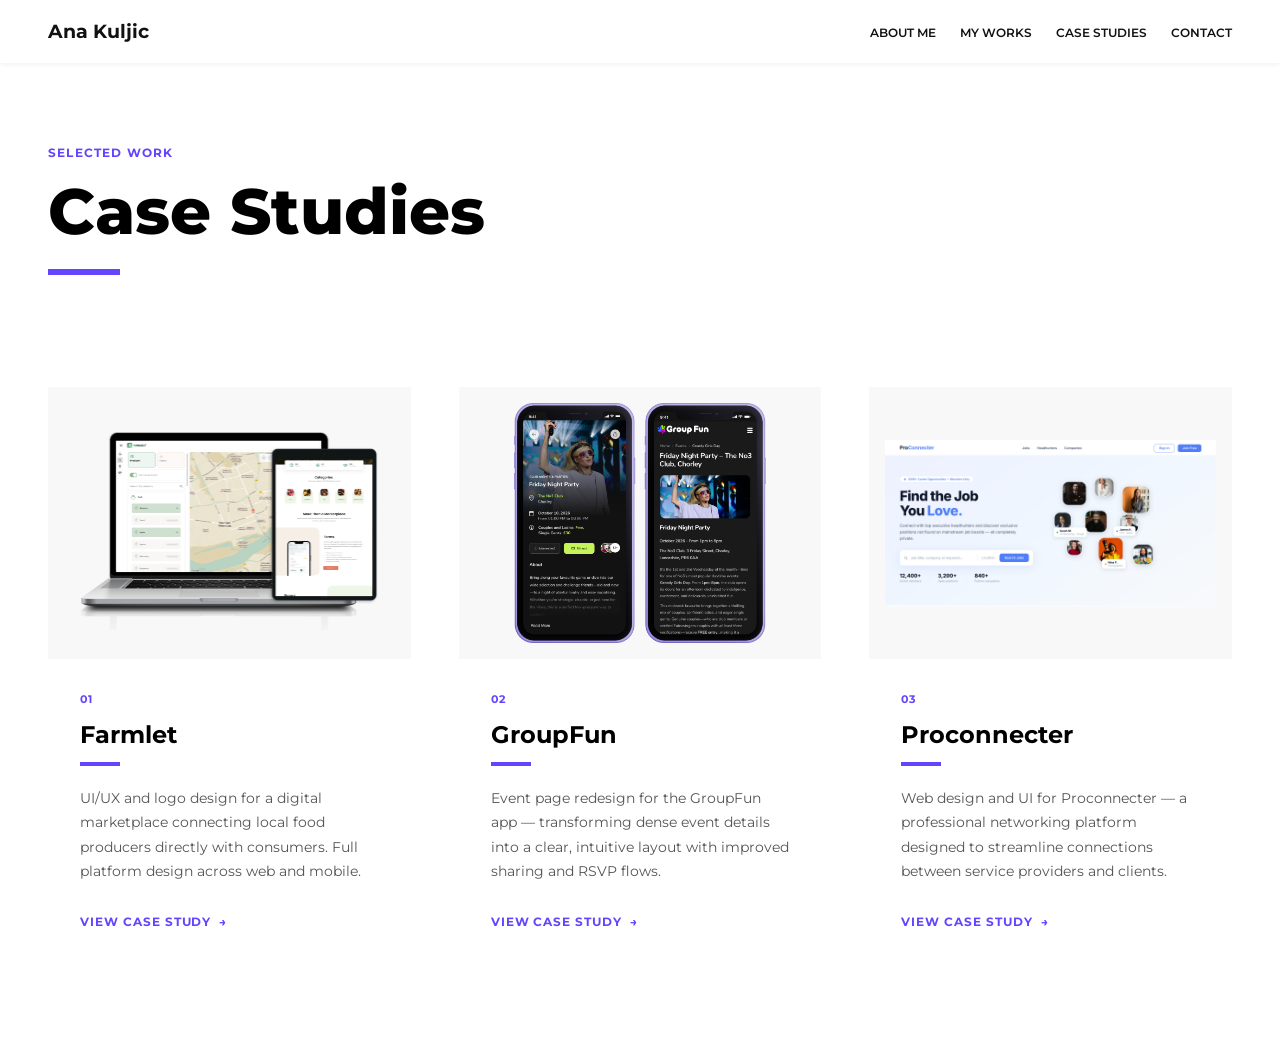
<file: case-studies.html>
<!doctype html>
<html lang="en">
  <head>
    <meta charset="UTF-8" />
    <meta name="viewport" content="width=device-width, initial-scale=1.0" />
    <title>Case Studies — Ana Kuljic</title>
    <link rel="preconnect" href="https://fonts.googleapis.com" />
    <link rel="preconnect" href="https://fonts.gstatic.com" crossorigin />
    <link
      href="https://fonts.googleapis.com/css2?family=Inter:wght@400;500;600;700&family=Karla:wght@400;600&family=Montserrat:wght@400;600;700;800&family=Open+Sans:wght@400;600&family=Playfair+Display:wght@700&family=Poppins:wght@400;500;600;700&family=Unbounded:wght@700&display=swap"
      rel="stylesheet"
    />
    <link rel="stylesheet" href="css/style.css" />
  </head>

  <body>
    <!-- Navigation -->
    <nav class="navbar">
      <a href="index.html" class="logo" style="text-decoration:none;color:inherit;">Ana Kuljic</a>
      <button
        class="nav-toggle"
        type="button"
        aria-label="Open menu"
        aria-expanded="false"
      >
        <span class="nav-toggle__line"></span>
        <span class="nav-toggle__line"></span>
        <span class="nav-toggle__line"></span>
      </button>
      <ul class="nav-links">
        <li><a href="index.html#about">About Me</a></li>
        <li><a href="index.html#works">My Works</a></li>
        <li><a href="case-studies.html" aria-current="page">Case Studies</a></li>
        <li><a href="index.html#contact">Contact</a></li>
      </ul>
    </nav>

    <!-- Page Header -->
    <div class="cs-page-header">
      <p class="cs-page-header__label">Selected Work</p>
      <h1 class="cs-page-header__title">Case Studies</h1>
      <span class="cs-page-header__accent" aria-hidden="true"></span>
    </div>

    <!-- Projects Grid -->
    <div class="cs-grid">

      <!-- Farmlet -->
      <a href="farmlet.html" class="cs-card work-reveal work-reveal--text">
        <div class="cs-card__image">
          <img src="images/farmlet-tablet-laptop.png" alt="Farmlet — tablet and laptop mockup" />
        </div>
        <div class="cs-card__body">
          <p class="cs-card__number">01</p>
          <h2 class="cs-card__title">Farmlet</h2>
          <span class="cs-card__accent" aria-hidden="true"></span>
          <p class="cs-card__desc">
            UI/UX and logo design for a digital marketplace connecting local food
            producers directly with consumers. Full platform design across web and mobile.
          </p>
          <span class="cs-card__cta">View Case Study</span>
        </div>
      </a>

      <!-- GroupFun -->
      <a href="groupfun.html" class="cs-card work-reveal work-reveal--text">
        <div class="cs-card__image">
          <img src="images/groupfun_event_page.png" alt="GroupFun — event page redesign" />
        </div>
        <div class="cs-card__body">
          <p class="cs-card__number">02</p>
          <h2 class="cs-card__title">GroupFun</h2>
          <span class="cs-card__accent" aria-hidden="true"></span>
          <p class="cs-card__desc">
            Event page redesign for the GroupFun app — transforming dense event
            details into a clear, intuitive layout with improved sharing and RSVP flows.
          </p>
          <span class="cs-card__cta">View Case Study</span>
        </div>
      </a>

      <!-- Proconnecter -->
      <a href="proconnecter.html" class="cs-card work-reveal work-reveal--text">
        <div class="cs-card__image">
          <img src="images/case_study_proconnecter/hero.png" alt="Proconnecter — monitor mockup" />
        </div>
        <div class="cs-card__body">
          <p class="cs-card__number">03</p>
          <h2 class="cs-card__title">Proconnecter</h2>
          <span class="cs-card__accent" aria-hidden="true"></span>
          <p class="cs-card__desc">
            Web design and UI for Proconnecter — a professional networking platform
            designed to streamline connections between service providers and clients.
          </p>
          <span class="cs-card__cta">View Case Study</span>
        </div>
      </a>

    </div>

    <script src="js/main.js"></script>
  </body>
</html>
</file>
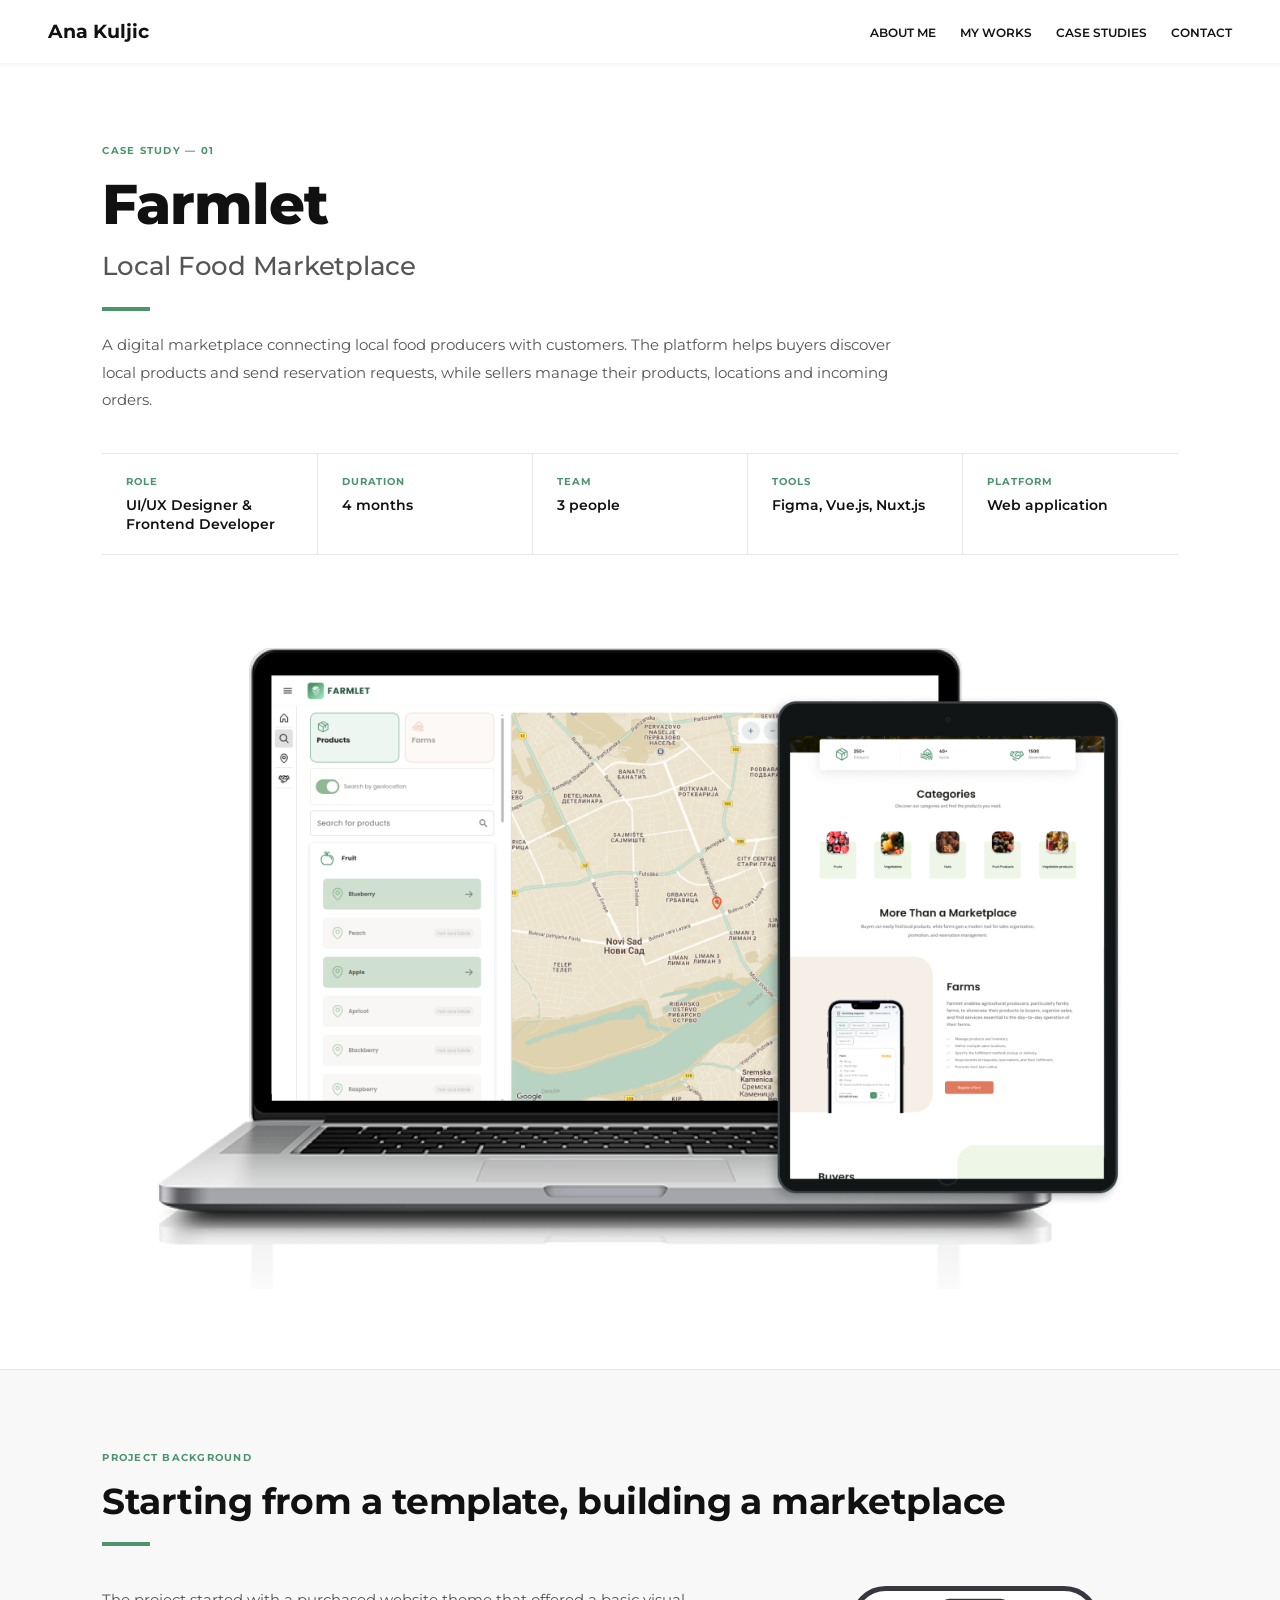
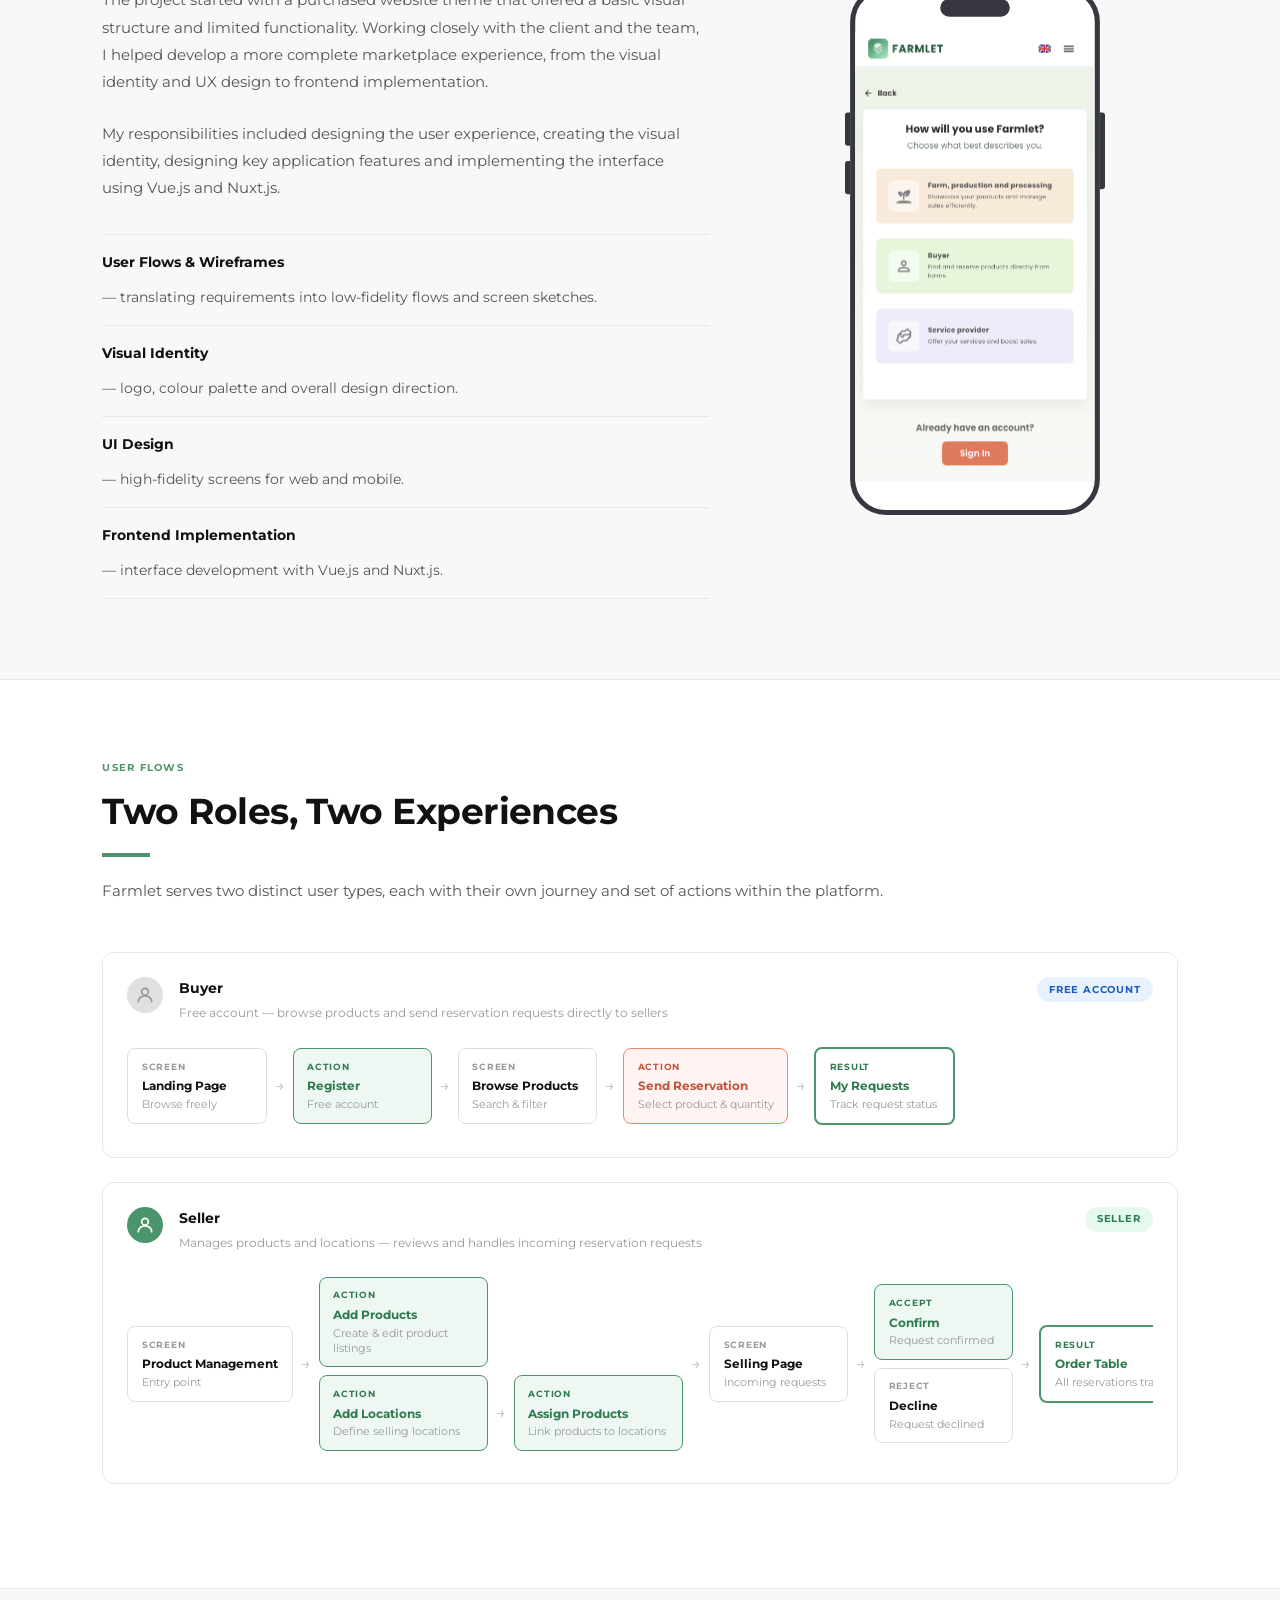
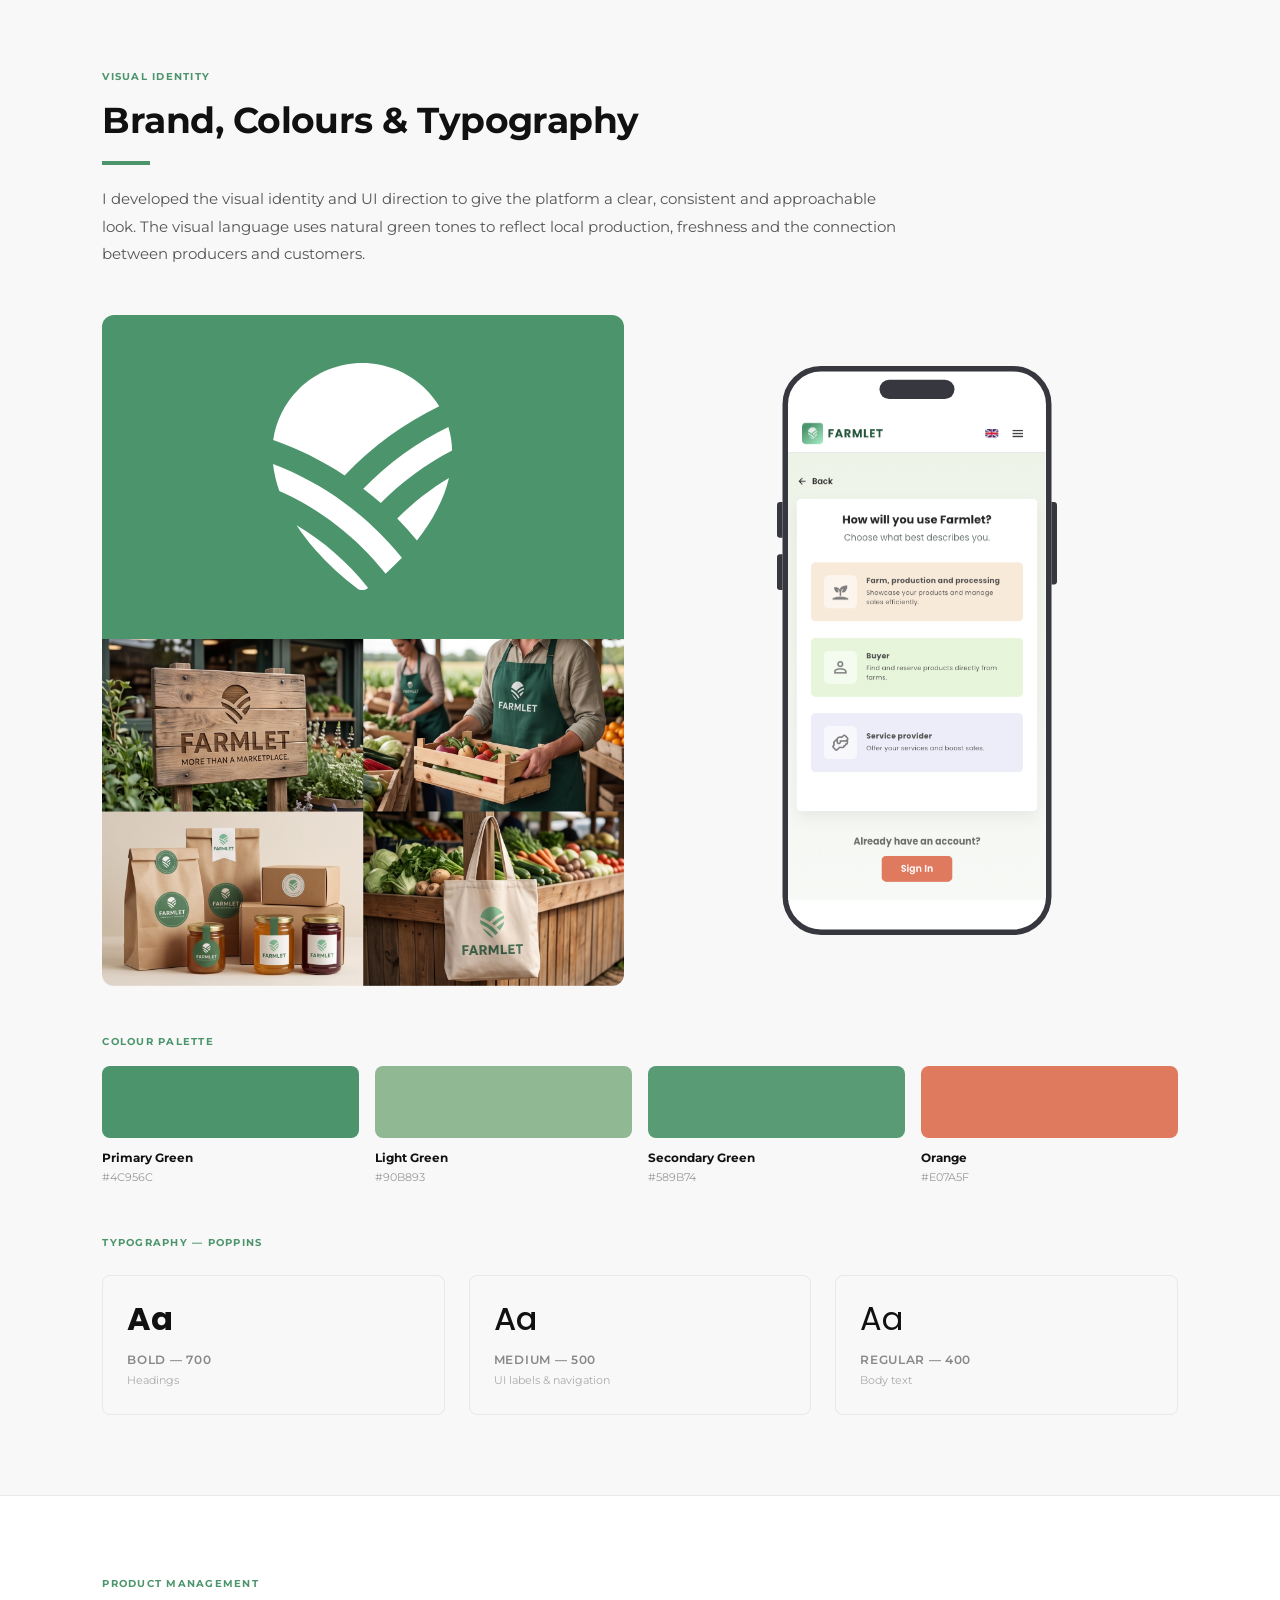
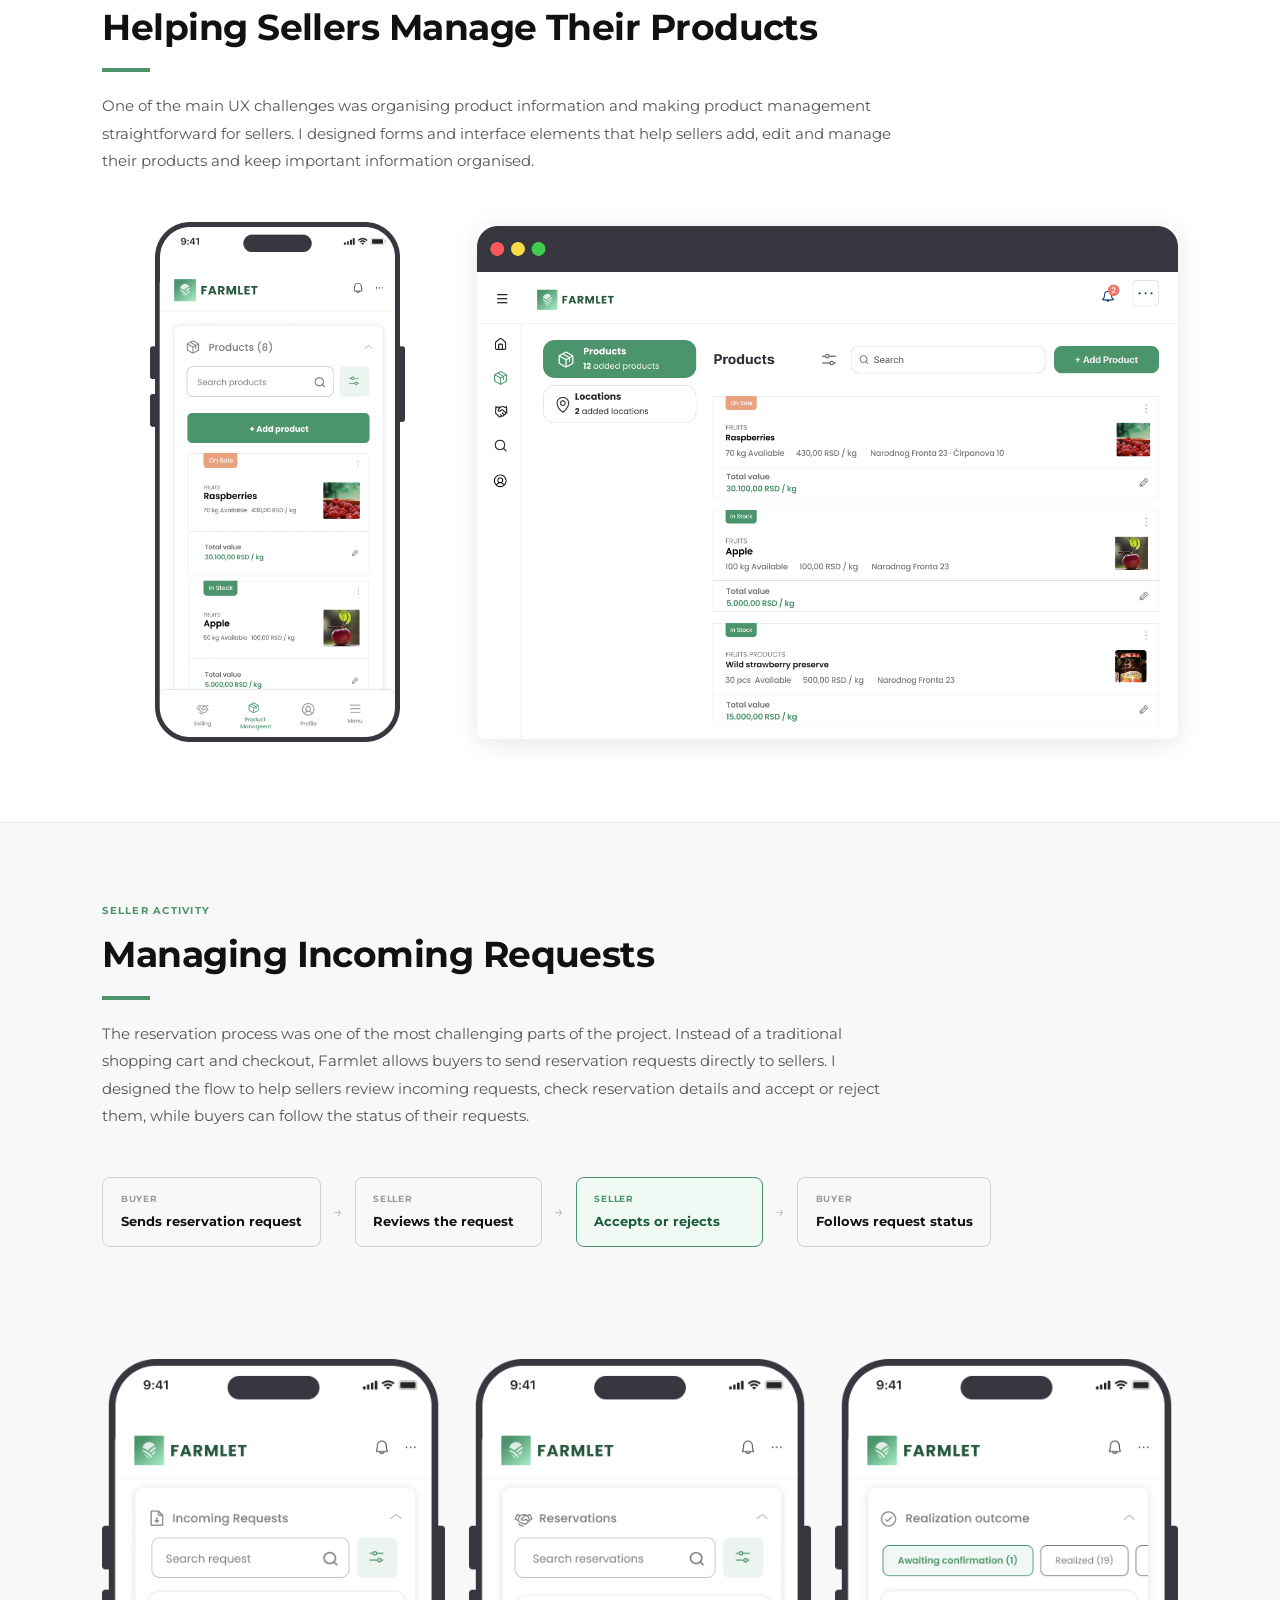
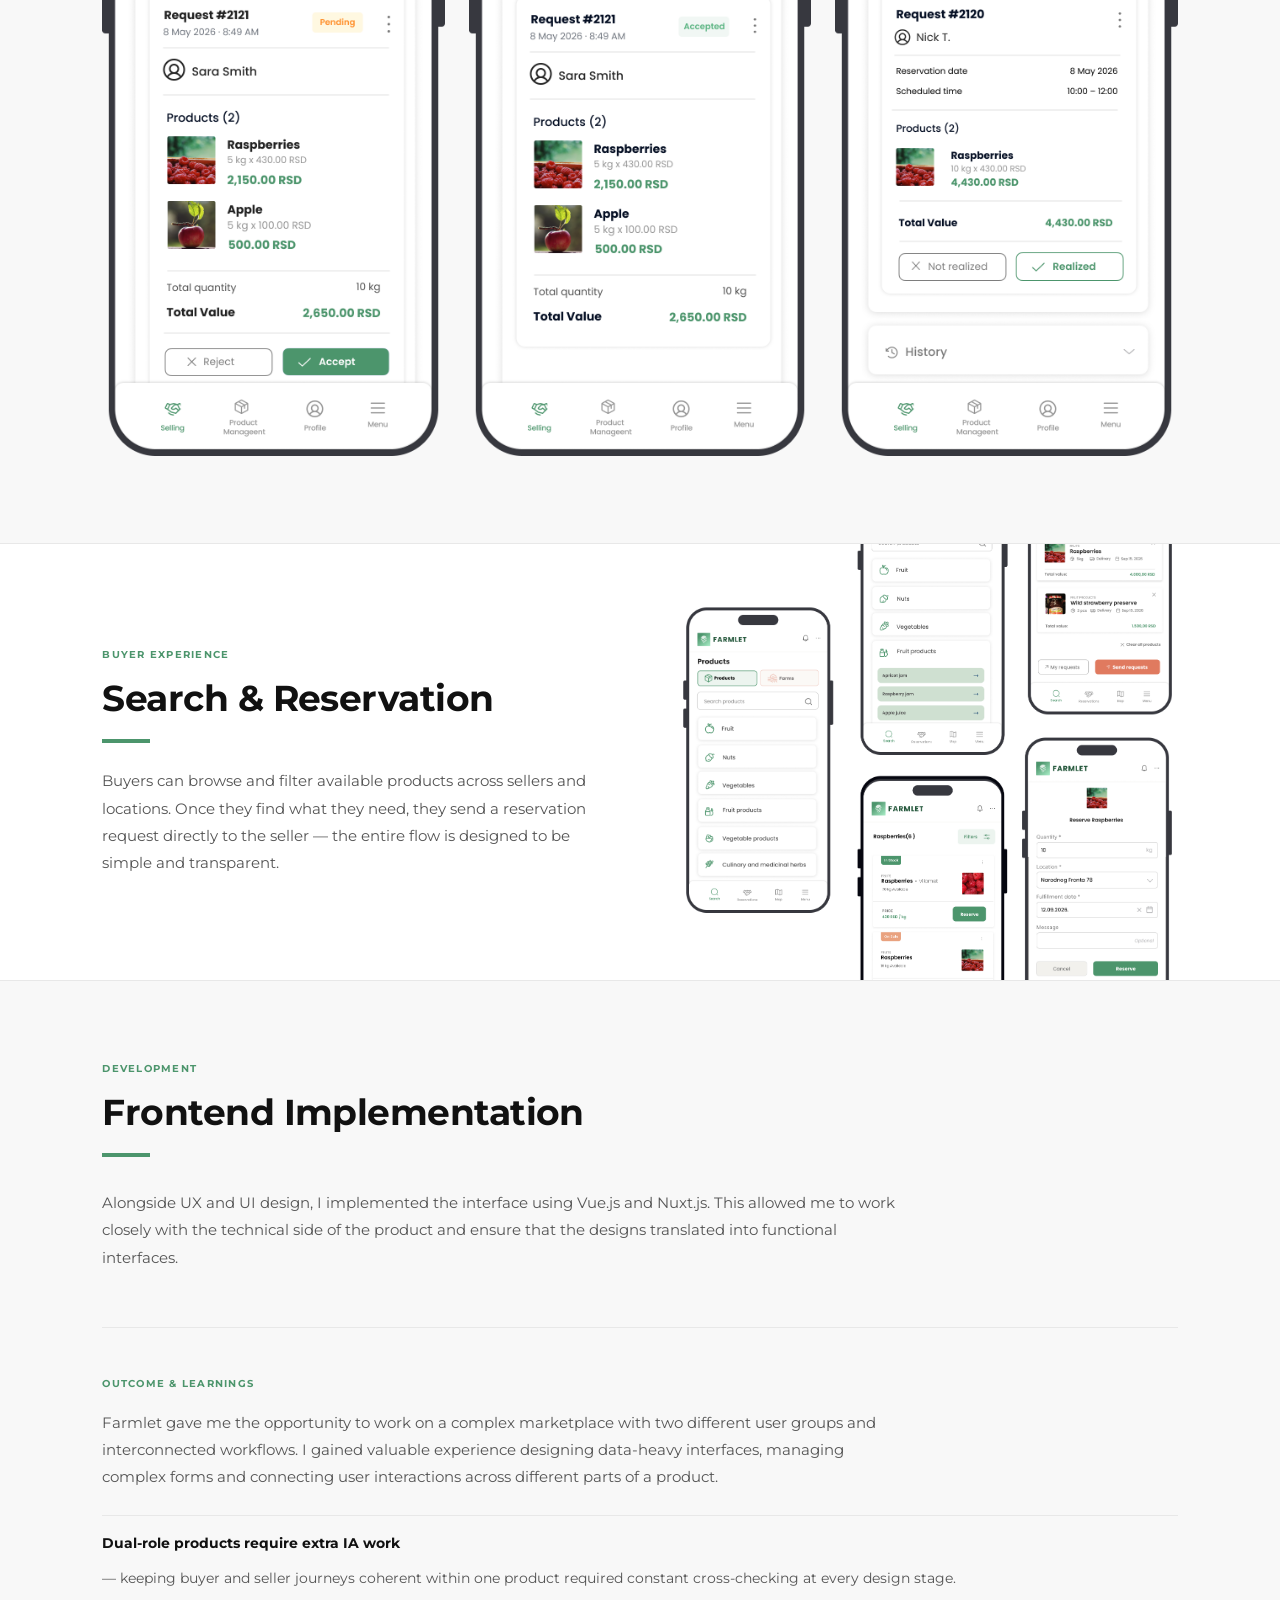
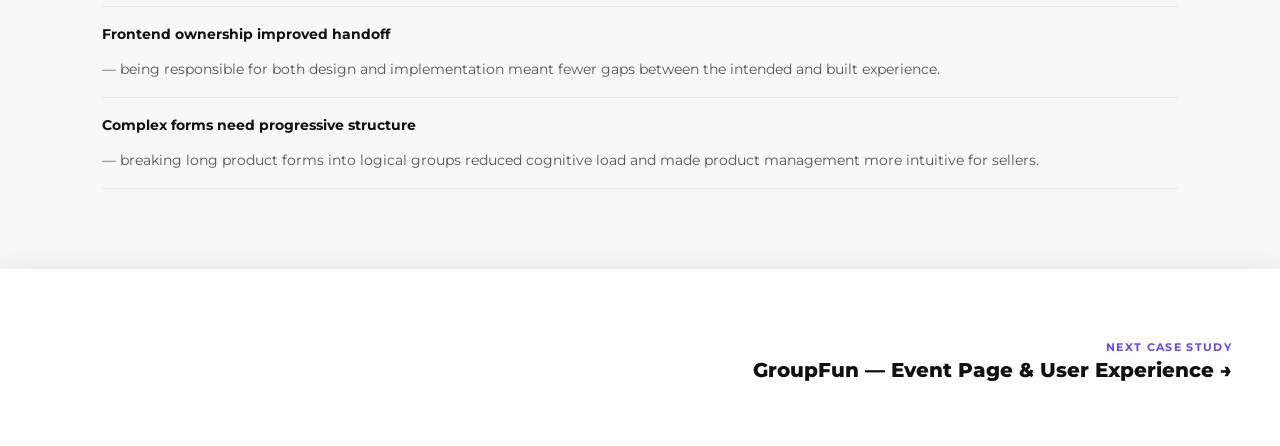
<file: farmlet.html>
<!doctype html>
<html lang="en">
  <head>
    <meta charset="UTF-8" />
    <meta name="viewport" content="width=device-width, initial-scale=1.0" />
    <title>Farmlet — Case Study — Ana Kuljic</title>
    <link rel="preconnect" href="https://fonts.googleapis.com" />
    <link rel="preconnect" href="https://fonts.gstatic.com" crossorigin />
    <link
      href="https://fonts.googleapis.com/css2?family=Montserrat:wght@400;500;600;700;800&family=Poppins:wght@400;500;700&display=swap"
      rel="stylesheet"
    />
    <link rel="stylesheet" href="css/style.css" />
  </head>
  <body class="csp" style="--csp-accent: #4C956C;">

    <!-- ── Navigation ──────────────────────────── -->
    <nav class="navbar">
      <a href="index.html" class="logo" style="text-decoration:none;color:inherit;">Ana Kuljic</a>
      <button class="nav-toggle" type="button" aria-label="Open menu" aria-expanded="false">
        <span class="nav-toggle__line"></span>
        <span class="nav-toggle__line"></span>
        <span class="nav-toggle__line"></span>
      </button>
      <ul class="nav-links">
        <li><a href="index.html#about">About Me</a></li>
        <li><a href="index.html#works">My Works</a></li>
        <li><a href="case-studies.html">Case Studies</a></li>
        <li><a href="index.html#contact">Contact</a></li>
      </ul>
    </nav>

    <!-- ══════════════════════════════════════════
         01  HERO
    ══════════════════════════════════════════ -->
    <section class="csp-section" style="padding-bottom:0;">
      <div class="csp-wrap">
        <span class="csp-label">Case Study — 01</span>
        <h1 class="csp-h1">Farmlet</h1>
        <p class="csp-h1-sub">Local Food Marketplace</p>
        <span class="csp-accent-line"></span>
        <p class="csp-body csp-body--wide">
          A digital marketplace connecting local food producers with customers. The platform helps buyers discover local products and send reservation requests, while sellers manage their products, locations and incoming orders.
        </p>

        <div class="csp-meta">
          <div class="csp-meta-item">
            <div class="csp-meta-item__label">Role</div>
            <div class="csp-meta-item__value">UI/UX Designer &amp; Frontend Developer</div>
          </div>
          <div class="csp-meta-item">
            <div class="csp-meta-item__label">Duration</div>
            <div class="csp-meta-item__value">4 months</div>
          </div>
          <div class="csp-meta-item">
            <div class="csp-meta-item__label">Team</div>
            <div class="csp-meta-item__value">3 people</div>
          </div>
          <div class="csp-meta-item">
            <div class="csp-meta-item__label">Tools</div>
            <div class="csp-meta-item__value">Figma, Vue.js, Nuxt.js</div>
          </div>
          <div class="csp-meta-item">
            <div class="csp-meta-item__label">Platform</div>
            <div class="csp-meta-item__value">Web application</div>
          </div>
        </div>
      </div>

      <!-- Hero image -->
      <div style="padding-inline: var(--csp-gutter); max-width: var(--csp-max); margin-inline: auto; padding-bottom: 5rem;">
        <img
          src="images/farmlet-tablet-laptop.png"
          alt="Farmlet — tablet and laptop overview"
          style="width:100%; display:block; border-radius:8px;"
        />
      </div>
    </section>

    <hr class="csp-divider" />

    <!-- ══════════════════════════════════════════
         02  PROJECT BACKGROUND & MY ROLE
    ══════════════════════════════════════════ -->
    <section class="csp-section">
      <div class="csp-wrap">
        <span class="csp-label">Project Background</span>
        <h2 class="csp-h2">Starting from a template, building a marketplace</h2>
        <span class="csp-accent-line"></span>

        <div class="csp-cols csp-cols--wide" style="margin-top:2.5rem;">
          <div>
            <p class="csp-body" style="margin-bottom:1.5rem;">
              The project started with a purchased website theme that offered a basic visual structure and limited functionality. Working closely with the client and the team, I helped develop a more complete marketplace experience, from the visual identity and UX design to frontend implementation.
            </p>
            <p class="csp-body">
              My responsibilities included designing the user experience, creating the visual identity, designing key application features and implementing the interface using Vue.js and Nuxt.js.
            </p>
            <ul class="csp-list" style="margin-top:2rem;">
              <li class="csp-list__item"><strong>User Flows &amp; Wireframes</strong> — translating requirements into low-fidelity flows and screen sketches.</li>
              <li class="csp-list__item"><strong>Visual Identity</strong> — logo, colour palette and overall design direction.</li>
              <li class="csp-list__item"><strong>UI Design</strong> — high-fidelity screens for web and mobile.</li>
              <li class="csp-list__item"><strong>Frontend Implementation</strong> — interface development with Vue.js and Nuxt.js.</li>
            </ul>
          </div>
          <div style="display:flex; align-items:flex-start; justify-content:center;">
            <div class="csp-phone">
              <img
                src="images/case-study_farmlet/mobile-register.svg"
                alt="Farmlet — register roles"
              />
            </div>
          </div>
        </div>
      </div>
    </section>

    <hr class="csp-divider" />

    <!-- ══════════════════════════════════════════
         03  USER FLOWS
    ══════════════════════════════════════════ -->
    <section class="csp-section">
      <div class="csp-wrap">
        <span class="csp-label">User Flows</span>
        <h2 class="csp-h2">Two Roles, Two Experiences</h2>
        <span class="csp-accent-line"></span>
        <p class="csp-body csp-body--wide" style="margin-bottom:3rem;">
          Farmlet serves two distinct user types, each with their own journey and set of actions within the platform.
        </p>

        <!-- Flow 1: Buyer -->
        <div class="csp-flow-card">
          <div class="csp-flow-header">
            <div class="csp-flow-header__avatar">
              <svg width="20" height="20" viewBox="0 0 24 24" fill="none" stroke="#999" stroke-width="2" stroke-linecap="round" stroke-linejoin="round"><circle cx="12" cy="8" r="4"/><path d="M4 20c0-4 3.6-7 8-7s8 3 8 7"/></svg>
            </div>
            <div class="csp-flow-header__info">
              <div class="csp-flow-header__name">Buyer</div>
              <div class="csp-flow-header__desc">Free account — browse products and send reservation requests directly to sellers</div>
            </div>
            <span class="csp-flow-tag" style="background:#e8f2ff;color:#1a5bbf;">Free Account</span>
          </div>
          <div class="csp-flow-steps">
            <div class="csp-flow-step">
              <div class="csp-flow-step__type">Screen</div>
              <div class="csp-flow-step__name">Landing Page</div>
              <div class="csp-flow-step__desc">Browse freely</div>
            </div>
            <span class="csp-flow-arrow">→</span>
            <div class="csp-flow-step" style="border-color:#4C956C;background:#eef7f2;">
              <div class="csp-flow-step__type" style="color:#2d7a4f;">Action</div>
              <div class="csp-flow-step__name" style="color:#2d7a4f;">Register</div>
              <div class="csp-flow-step__desc">Free account</div>
            </div>
            <span class="csp-flow-arrow">→</span>
            <div class="csp-flow-step">
              <div class="csp-flow-step__type">Screen</div>
              <div class="csp-flow-step__name">Browse Products</div>
              <div class="csp-flow-step__desc">Search &amp; filter</div>
            </div>
            <span class="csp-flow-arrow">→</span>
            <div class="csp-flow-step csp-flow-step--trigger">
              <div class="csp-flow-step__type">Action</div>
              <div class="csp-flow-step__name">Send Reservation</div>
              <div class="csp-flow-step__desc">Select product &amp; quantity</div>
            </div>
            <span class="csp-flow-arrow">→</span>
            <div class="csp-flow-step" style="border:2px solid #4C956C;">
              <div class="csp-flow-step__type" style="color:#2d7a4f;">Result</div>
              <div class="csp-flow-step__name" style="color:#2d7a4f;">My Requests</div>
              <div class="csp-flow-step__desc">Track request status</div>
            </div>
          </div>
        </div>

        <!-- Flow 2: Seller -->
        <div class="csp-flow-card">
          <div class="csp-flow-header">
            <div class="csp-flow-header__avatar" style="background:#4C956C;">
              <svg width="20" height="20" viewBox="0 0 24 24" fill="none" stroke="#fff" stroke-width="2" stroke-linecap="round" stroke-linejoin="round"><circle cx="12" cy="8" r="4"/><path d="M4 20c0-4 3.6-7 8-7s8 3 8 7"/></svg>
            </div>
            <div class="csp-flow-header__info">
              <div class="csp-flow-header__name">Seller</div>
              <div class="csp-flow-header__desc">Manages products and locations — reviews and handles incoming reservation requests</div>
            </div>
            <span class="csp-flow-tag" style="background:#e6f9ee;color:#2d7a4f;">Seller</span>
          </div>
          <div class="csp-flow-steps">
            <div class="csp-flow-step">
              <div class="csp-flow-step__type">Screen</div>
              <div class="csp-flow-step__name">Product Management</div>
              <div class="csp-flow-step__desc">Entry point</div>
            </div>
            <span class="csp-flow-arrow">→</span>
            <div class="csp-flow-branch">
              <!-- Branch 1: Add Products -->
              <div style="display:flex; align-items:center; gap:0.5rem;">
                <div class="csp-flow-step" style="border-color:#4C956C;background:#eef7f2; width:140px; flex-shrink:0;">
                  <div class="csp-flow-step__type" style="color:#2d7a4f;">Action</div>
                  <div class="csp-flow-step__name" style="color:#2d7a4f;">Add Products</div>
                  <div class="csp-flow-step__desc">Create &amp; edit product listings</div>
                </div>
              </div>
              <!-- Branch 2: Add Locations → Assign Products -->
              <div style="display:flex; align-items:center; gap:0.5rem;">
                <div class="csp-flow-step" style="border-color:#4C956C;background:#eef7f2; width:140px; flex-shrink:0;">
                  <div class="csp-flow-step__type" style="color:#2d7a4f;">Action</div>
                  <div class="csp-flow-step__name" style="color:#2d7a4f;">Add Locations</div>
                  <div class="csp-flow-step__desc">Define selling locations</div>
                </div>
                <span class="csp-flow-arrow">→</span>
                <div class="csp-flow-step" style="border-color:#4C956C;background:#eef7f2; width:140px; flex-shrink:0;">
                  <div class="csp-flow-step__type" style="color:#2d7a4f;">Action</div>
                  <div class="csp-flow-step__name" style="color:#2d7a4f;">Assign Products</div>
                  <div class="csp-flow-step__desc">Link products to locations</div>
                </div>
              </div>
            </div>
            <span class="csp-flow-arrow">→</span>
            <div class="csp-flow-step">
              <div class="csp-flow-step__type">Screen</div>
              <div class="csp-flow-step__name">Selling Page</div>
              <div class="csp-flow-step__desc">Incoming requests</div>
            </div>
            <span class="csp-flow-arrow">→</span>
            <div class="csp-flow-branch">
              <div class="csp-flow-step" style="border-color:#4C956C;background:#eef7f2;">
                <div class="csp-flow-step__type" style="color:#2d7a4f;">Accept</div>
                <div class="csp-flow-step__name" style="color:#2d7a4f;">Confirm</div>
                <div class="csp-flow-step__desc">Request confirmed</div>
              </div>
              <div class="csp-flow-step">
                <div class="csp-flow-step__type">Reject</div>
                <div class="csp-flow-step__name">Decline</div>
                <div class="csp-flow-step__desc">Request declined</div>
              </div>
            </div>
            <span class="csp-flow-arrow">→</span>
            <div class="csp-flow-step" style="border:2px solid #4C956C;">
              <div class="csp-flow-step__type" style="color:#2d7a4f;">Result</div>
              <div class="csp-flow-step__name" style="color:#2d7a4f;">Order Table</div>
              <div class="csp-flow-step__desc">All reservations tracked</div>
            </div>
          </div>
        </div>

      </div>
    </section>

    <hr class="csp-divider" />

    <!-- ══════════════════════════════════════════
         04  VISUAL IDENTITY
    ══════════════════════════════════════════ -->
    <section class="csp-section">
      <div class="csp-wrap">
        <span class="csp-label">Visual Identity</span>
        <h2 class="csp-h2">Brand, Colours &amp; Typography</h2>
        <span class="csp-accent-line"></span>
        <p class="csp-body csp-body--wide" style="margin-bottom:3rem;">
          I developed the visual identity and UI direction to give the platform a clear, consistent and approachable look. The visual language uses natural green tones to reflect local production, freshness and the connection between producers and customers.
        </p>

        <!-- Logo + mobile mockup -->
        <div class="csp-cols" style="margin-bottom:3rem; align-items:stretch; gap:2rem;">
          <!-- Logo on green background + primena ispod -->
          <div style="display:flex; flex-direction:column; gap:0; border-radius:12px; overflow:hidden;">
            <div style="background:#4C956C; display:flex; align-items:center; justify-content:center; padding:3rem 2rem;">
              <img
                src="images/case-study_farmlet/logo-sign-farlet.svg"
                alt="Farmlet logo"
                style="width:50%; max-width:180px; display:block;"
              />
            </div>
            <img
              src="images/farmlet-logo-primena.png"
              alt="Farmlet logo — usage examples"
              style="width:100%; display:block;"
            />
          </div>
          <!-- Mobile register screen -->
          <div style="display:flex; justify-content:center; align-items:center;">
            <div class="csp-phone" style="max-width:280px;">
              <img src="images/case-study_farmlet/mobile-register.svg" alt="Farmlet — mobile register" />
            </div>
          </div>
        </div>

        <!-- Colour palette -->
        <span class="csp-label" style="display:block;margin-bottom:1rem;">Colour Palette</span>
        <div style="display:grid; grid-template-columns: repeat(auto-fit, minmax(130px, 1fr)); gap:1rem; margin-bottom:3rem;">
          <div>
            <div style="background:#4C956C; height:72px; border-radius:8px; margin-bottom:0.6rem;"></div>
            <div style="font-size:0.75rem; font-weight:700; color:#111; margin-bottom:0.15rem;">Primary Green</div>
            <div style="font-size:0.68rem; color:#999;">#4C956C</div>
          </div>
          <div>
            <div style="background:#90B893; height:72px; border-radius:8px; margin-bottom:0.6rem;"></div>
            <div style="font-size:0.75rem; font-weight:700; color:#111; margin-bottom:0.15rem;">Light Green</div>
            <div style="font-size:0.68rem; color:#999;">#90B893</div>
          </div>
          <div>
            <div style="background:#589B74; height:72px; border-radius:8px; margin-bottom:0.6rem;"></div>
            <div style="font-size:0.75rem; font-weight:700; color:#111; margin-bottom:0.15rem;">Secondary Green</div>
            <div style="font-size:0.68rem; color:#999;">#589B74</div>
          </div>
          <div>
            <div style="background:#E07A5F; height:72px; border-radius:8px; margin-bottom:0.6rem;"></div>
            <div style="font-size:0.75rem; font-weight:700; color:#111; margin-bottom:0.15rem;">Orange</div>
            <div style="font-size:0.68rem; color:#999;">#E07A5F</div>
          </div>
        </div>

        <!-- Typography -->
        <span class="csp-label" style="display:block;margin-bottom:1.5rem;">Typography — Poppins</span>
        <div style="display:grid; grid-template-columns: repeat(auto-fit, minmax(160px, 1fr)); gap:1.5rem;">
          <div style="border:1px solid #e8e8e8; border-radius:8px; padding:1.5rem;">
            <div style="font-family:'Poppins',sans-serif; font-weight:700; font-size:2rem; color:#111; line-height:1.2; margin-bottom:0.75rem;">Aa</div>
            <div style="font-size:0.72rem; color:#888; font-weight:600; letter-spacing:0.06em; text-transform:uppercase; margin-bottom:0.2rem;">Bold — 700</div>
            <div style="font-size:0.68rem; color:#aaa;">Headings</div>
          </div>
          <div style="border:1px solid #e8e8e8; border-radius:8px; padding:1.5rem;">
            <div style="font-family:'Poppins',sans-serif; font-weight:500; font-size:2rem; color:#111; line-height:1.2; margin-bottom:0.75rem;">Aa</div>
            <div style="font-size:0.72rem; color:#888; font-weight:600; letter-spacing:0.06em; text-transform:uppercase; margin-bottom:0.2rem;">Medium — 500</div>
            <div style="font-size:0.68rem; color:#aaa;">UI labels &amp; navigation</div>
          </div>
          <div style="border:1px solid #e8e8e8; border-radius:8px; padding:1.5rem;">
            <div style="font-family:'Poppins',sans-serif; font-weight:400; font-size:2rem; color:#111; line-height:1.2; margin-bottom:0.75rem;">Aa</div>
            <div style="font-size:0.72rem; color:#888; font-weight:600; letter-spacing:0.06em; text-transform:uppercase; margin-bottom:0.2rem;">Regular — 400</div>
            <div style="font-size:0.68rem; color:#aaa;">Body text</div>
          </div>
        </div>
      </div>
    </section>

    <hr class="csp-divider" />

    <!-- ══════════════════════════════════════════
         05  PRODUCT MANAGEMENT
    ══════════════════════════════════════════ -->
    <section class="csp-section">
      <div class="csp-wrap">
        <span class="csp-label">Product Management</span>
        <h2 class="csp-h2">Helping Sellers Manage Their Products</h2>
        <span class="csp-accent-line"></span>
        <p class="csp-body csp-body--wide" style="margin-bottom:3rem;">
          One of the main UX challenges was organising product information and making product management straightforward for sellers. I designed forms and interface elements that help sellers add, edit and manage their products and keep important information organised.
        </p>
        <div style="display:grid; grid-template-columns: 1fr 2fr; gap:1.5rem; align-items:center;">
          <img src="images/case-study_farmlet/pm-mob.png" alt="Farmlet — product management mobile" style="width:auto; max-width:100%; max-height:520px; display:block; border-radius:8px; margin-inline:auto;" />
          <img src="images/case-study_farmlet/pm-desktop.png" alt="Farmlet — product management desktop" style="width:100%; display:block; border-radius:8px; box-shadow: 0 4px 24px rgba(0,0,0,0.10);" />
        </div>
      </div>
    </section>

    <hr class="csp-divider" />

    <!-- ══════════════════════════════════════════
         05  RESERVATION MANAGEMENT
    ══════════════════════════════════════════ -->
    <section class="csp-section">
      <div class="csp-wrap">
        <span class="csp-label">Seller Activity</span>
        <h2 class="csp-h2">Managing Incoming Requests</h2>
        <span class="csp-accent-line"></span>
        <p class="csp-body csp-body--wide" style="margin-bottom:3rem;">
          The reservation process was one of the most challenging parts of the project. Instead of a traditional shopping cart and checkout, Farmlet allows buyers to send reservation requests directly to sellers. I designed the flow to help sellers review incoming requests, check reservation details and accept or reject them, while buyers can follow the status of their requests.
        </p>

        <!-- Reservation flow -->
        <div style="display:flex; align-items:center; gap:0.75rem; flex-wrap:wrap; margin-bottom:3.5rem; overflow-x:auto; padding-bottom:0.5rem;">
          <div style="border:1px solid #d0d0d0; border-radius:8px; padding:0.85rem 1.1rem; min-width:150px; flex-shrink:0;">
            <div style="font-size:0.58rem; font-weight:700; letter-spacing:0.08em; text-transform:uppercase; color:#999; margin-bottom:0.3rem;">Buyer</div>
            <div style="font-size:0.82rem; font-weight:700; color:#111;">Sends reservation request</div>
          </div>
          <span style="color:#bbb; font-size:1rem; flex-shrink:0;">→</span>
          <div style="border:1px solid #d0d0d0; border-radius:8px; padding:0.85rem 1.1rem; min-width:150px; flex-shrink:0;">
            <div style="font-size:0.58rem; font-weight:700; letter-spacing:0.08em; text-transform:uppercase; color:#999; margin-bottom:0.3rem;">Seller</div>
            <div style="font-size:0.82rem; font-weight:700; color:#111;">Reviews the request</div>
          </div>
          <span style="color:#bbb; font-size:1rem; flex-shrink:0;">→</span>
          <div style="border:1px solid #4C956C; border-radius:8px; padding:0.85rem 1.1rem; min-width:150px; flex-shrink:0; background:#f0f9f4;">
            <div style="font-size:0.58rem; font-weight:700; letter-spacing:0.08em; text-transform:uppercase; color:#4C956C; margin-bottom:0.3rem;">Seller</div>
            <div style="font-size:0.82rem; font-weight:700; color:#1a5c3a;">Accepts or rejects</div>
          </div>
          <span style="color:#bbb; font-size:1rem; flex-shrink:0;">→</span>
          <div style="border:1px solid #d0d0d0; border-radius:8px; padding:0.85rem 1.1rem; min-width:150px; flex-shrink:0;">
            <div style="font-size:0.58rem; font-weight:700; letter-spacing:0.08em; text-transform:uppercase; color:#999; margin-bottom:0.3rem;">Buyer</div>
            <div style="font-size:0.82rem; font-weight:700; color:#111;">Follows request status</div>
          </div>
        </div>
      </div>

      <!-- Screenshots -->
      <div style="padding-inline: var(--csp-gutter); max-width: var(--csp-max); margin-inline: auto; display:flex; flex-direction:column; gap:2rem;">

        <!-- 3 selling screens side by side -->
        <div style="display:grid; grid-template-columns: repeat(3, 1fr); gap:1.5rem; margin-top:3rem;">
          <div>
            <div class="csp-phone" style="max-width:100%;">
              <img src="images/case-study_farmlet/incoming-request.png" alt="Farmlet — selling incoming request" />
            </div>
          </div>
          <div>
            <div class="csp-phone" style="max-width:100%;">
              <img src="images/case-study_farmlet/reservation-accepted.png" alt="Farmlet — selling reservations" />
            </div>
          </div>
          <div>
            <div class="csp-phone" style="max-width:100%;">
              <img src="images/case-study_farmlet/realization-outcome.png" alt="Farmlet — selling outcome" />
            </div>
          </div>
        </div>

      </div>
    </section>

    <hr class="csp-divider" />

    <!-- ══════════════════════════════════════════
         06  BUYER EXPERIENCE — SEARCH & RESERVATION
    ══════════════════════════════════════════ -->
    <section class="csp-section" style="padding-top:0; padding-bottom:0;">
      <div class="csp-wrap" style="padding-top:0; padding-bottom:0;">
        <div class="csp-cols" style="align-items:center; gap:4rem;">
          <div>
            <span class="csp-label">Buyer Experience</span>
            <h2 class="csp-h2">Search &amp; Reservation</h2>
            <span class="csp-accent-line"></span>
            <p class="csp-body" style="margin-top:1.5rem;">
              Buyers can browse and filter available products across sellers and locations. Once they find what they need, they send a reservation request directly to the seller — the entire flow is designed to be simple and transparent.
            </p>
          </div>
          <div>
            <img
              src="images/case-study_farmlet/buyer-flow.png"
              alt="Farmlet — buyer flow"
              style="width:100%; display:block;"
            />
          </div>
        </div>
      </div>
    </section>

    <hr class="csp-divider" />

    <!-- ══════════════════════════════════════════
         07  LOCATIONS, DEVELOPMENT & OUTCOME
    ══════════════════════════════════════════ -->
    <section class="csp-section">
      <div class="csp-wrap">
        <span class="csp-label">Development</span>
        <h2 class="csp-h2">Frontend Implementation</h2>
        <span class="csp-accent-line"></span>

        <p class="csp-body csp-body--wide" style="margin-top:2rem; margin-bottom:3.5rem;">
          Alongside UX and UI design, I implemented the interface using Vue.js and Nuxt.js. This allowed me to work closely with the technical side of the product and ensure that the designs translated into functional interfaces.
        </p>

        <!-- Outcome & Learnings -->
        <div style="border-top:1px solid var(--csp-border); padding-top:3rem;">
          <span class="csp-label">Outcome &amp; Learnings</span>
          <p class="csp-body csp-body--wide" style="margin-top:1rem; margin-bottom:1.5rem;">
            Farmlet gave me the opportunity to work on a complex marketplace with two different user groups and interconnected workflows. I gained valuable experience designing data-heavy interfaces, managing complex forms and connecting user interactions across different parts of a product.
          </p>
          <ul class="csp-list">
            <li class="csp-list__item">
              <strong>Dual-role products require extra IA work</strong> — keeping buyer and seller journeys coherent within one product required constant cross-checking at every design stage.
            </li>
            <li class="csp-list__item">
              <strong>Frontend ownership improved handoff</strong> — being responsible for both design and implementation meant fewer gaps between the intended and built experience.
            </li>
            <li class="csp-list__item">
              <strong>Complex forms need progressive structure</strong> — breaking long product forms into logical groups reduced cognitive load and made product management more intuitive for sellers.
            </li>
          </ul>
        </div>
      </div>
    </section>

    <!-- ── Next Case Study ──────────────────────── -->
    <div class="cs-next">
      <span class="cs-next__label">Next Case Study</span>
      <a href="groupfun.html" class="cs-next__link">
        GroupFun — Event Page &amp; User Experience <span>→</span>
      </a>
    </div>

    <script src="js/main.js"></script>
  </body>
</html>
</file>
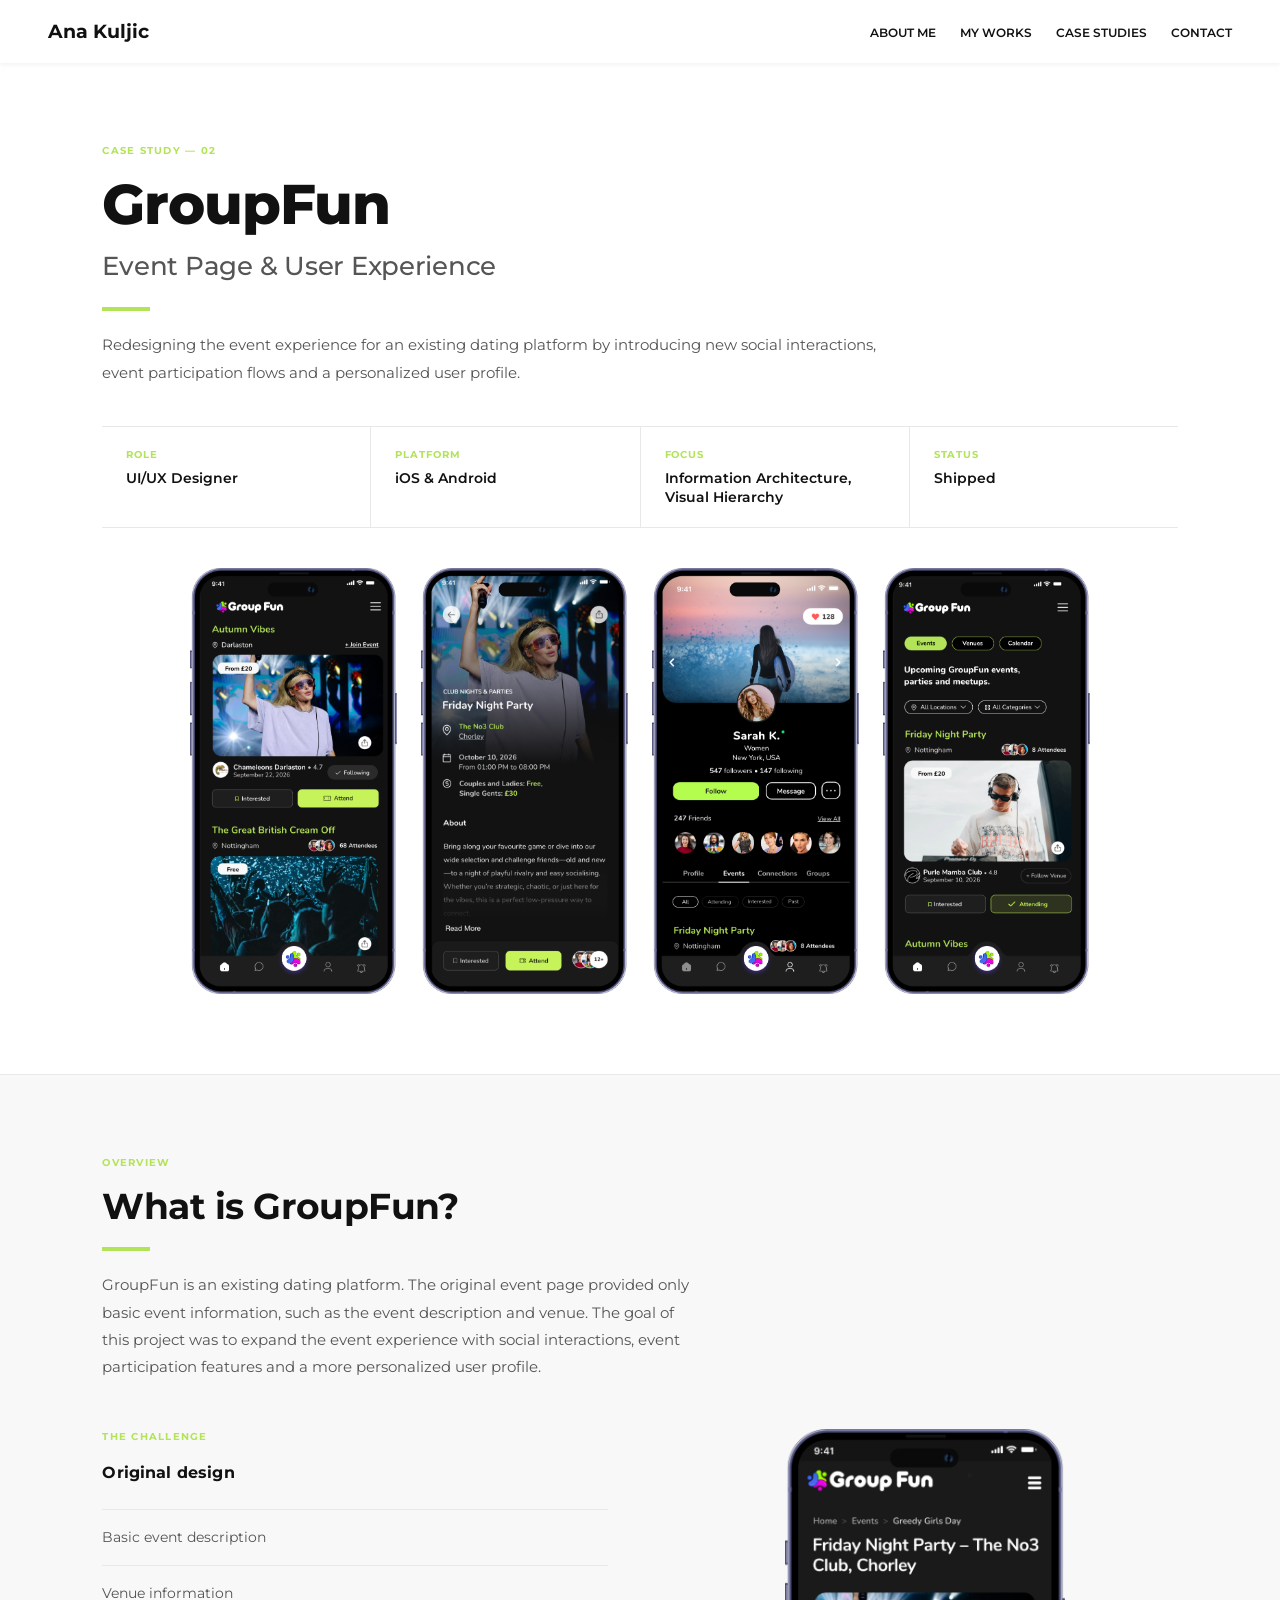
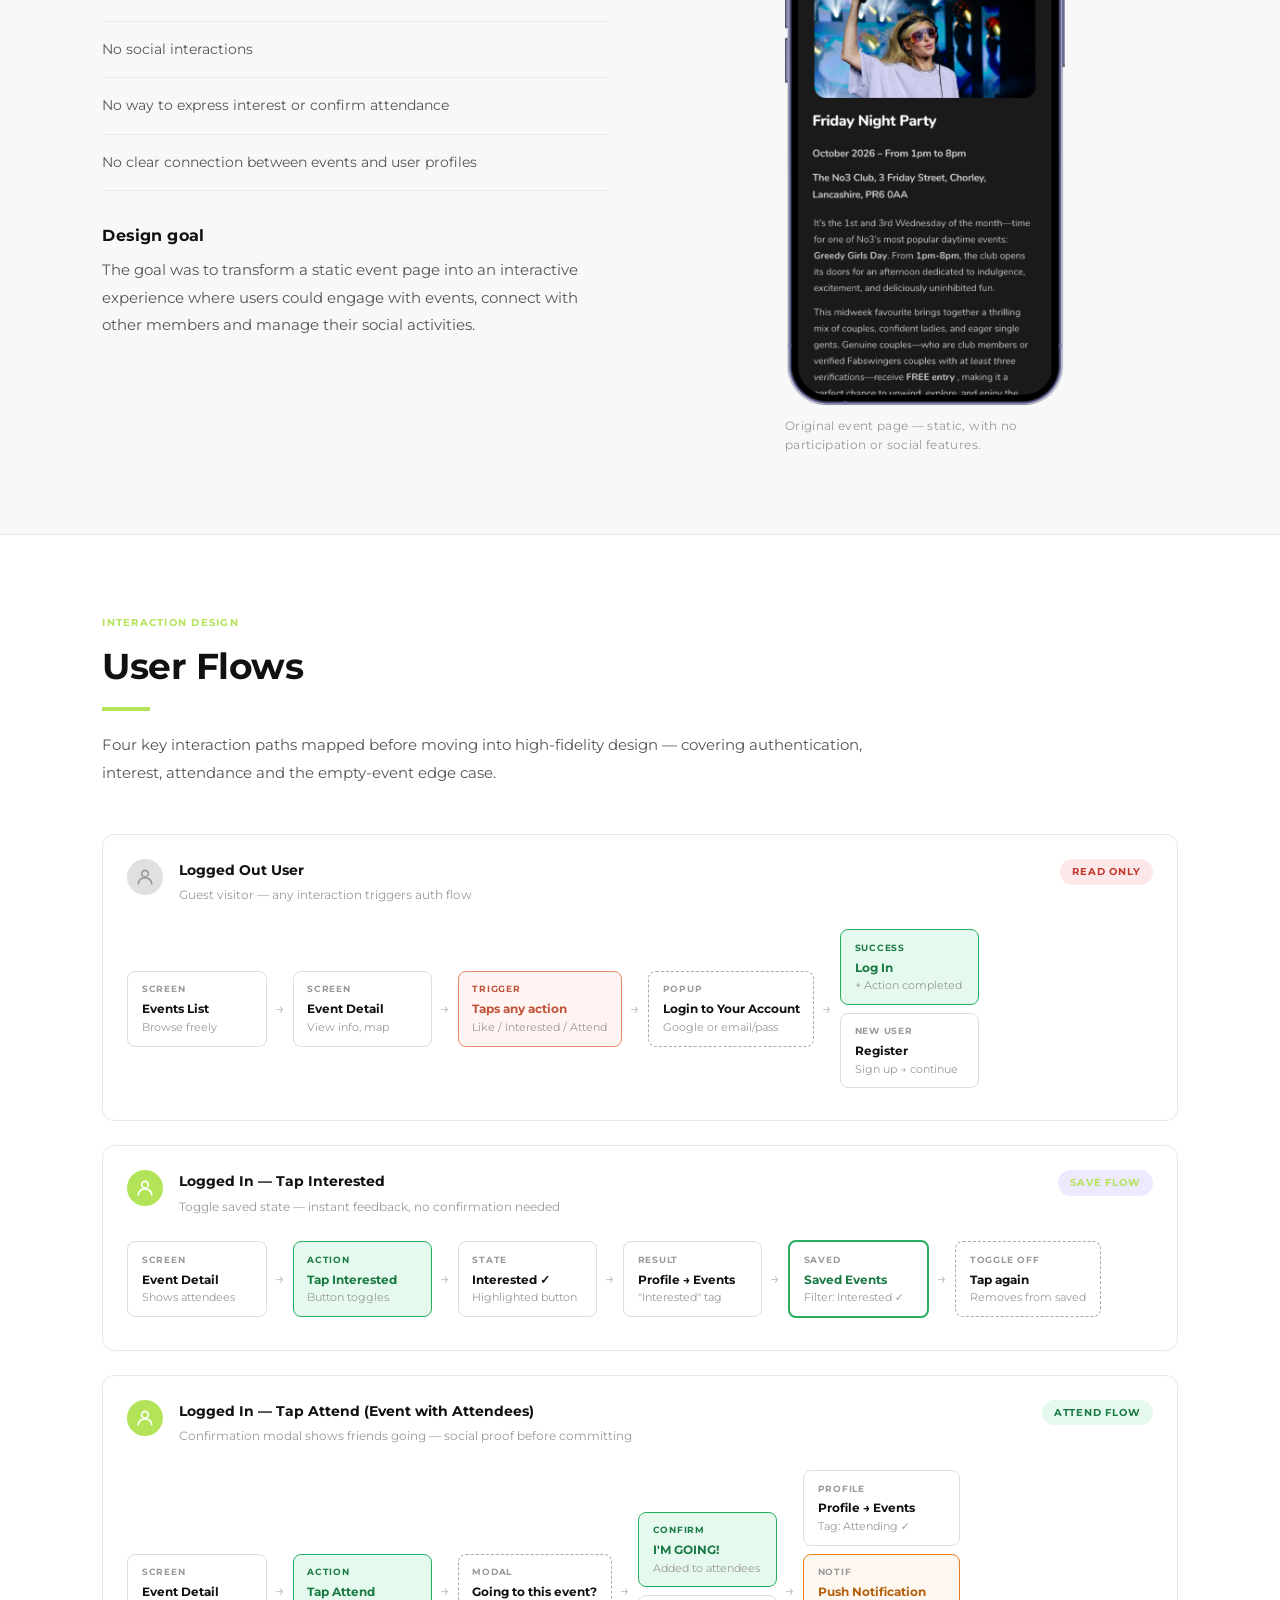
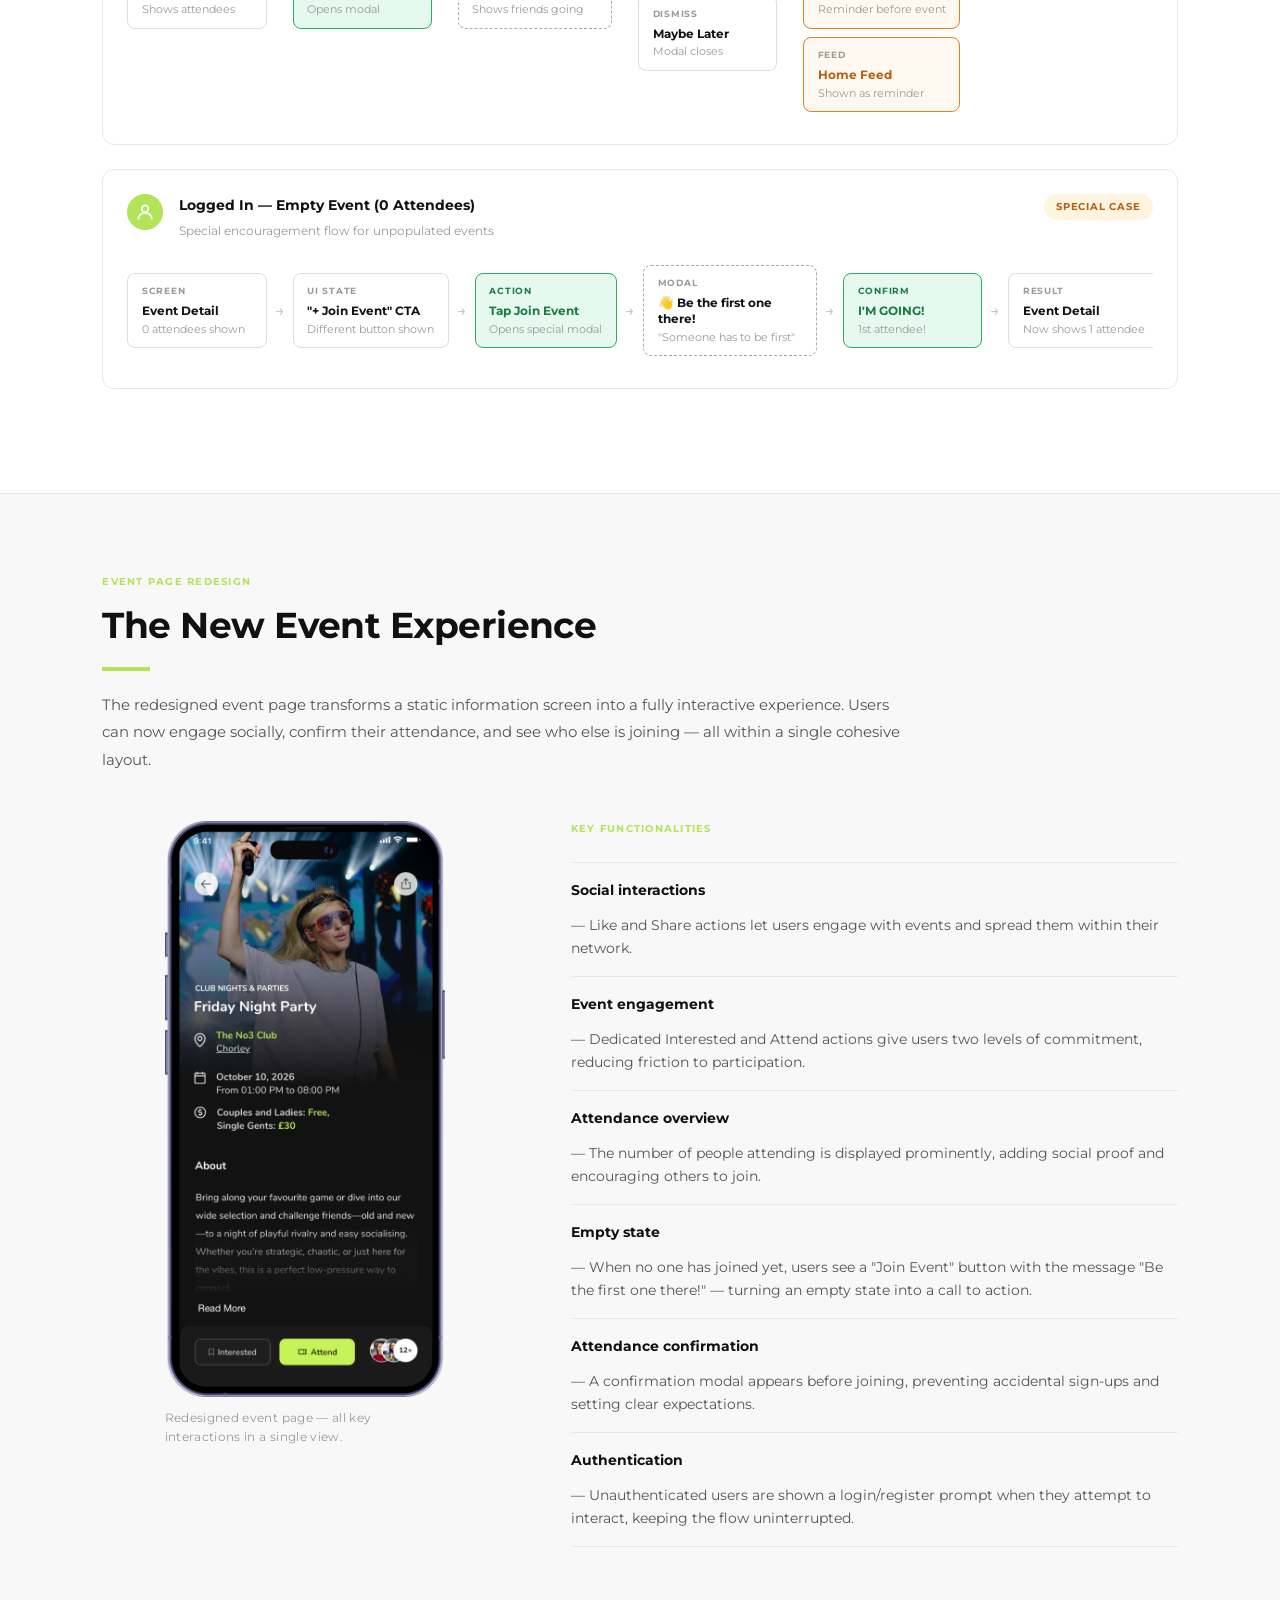
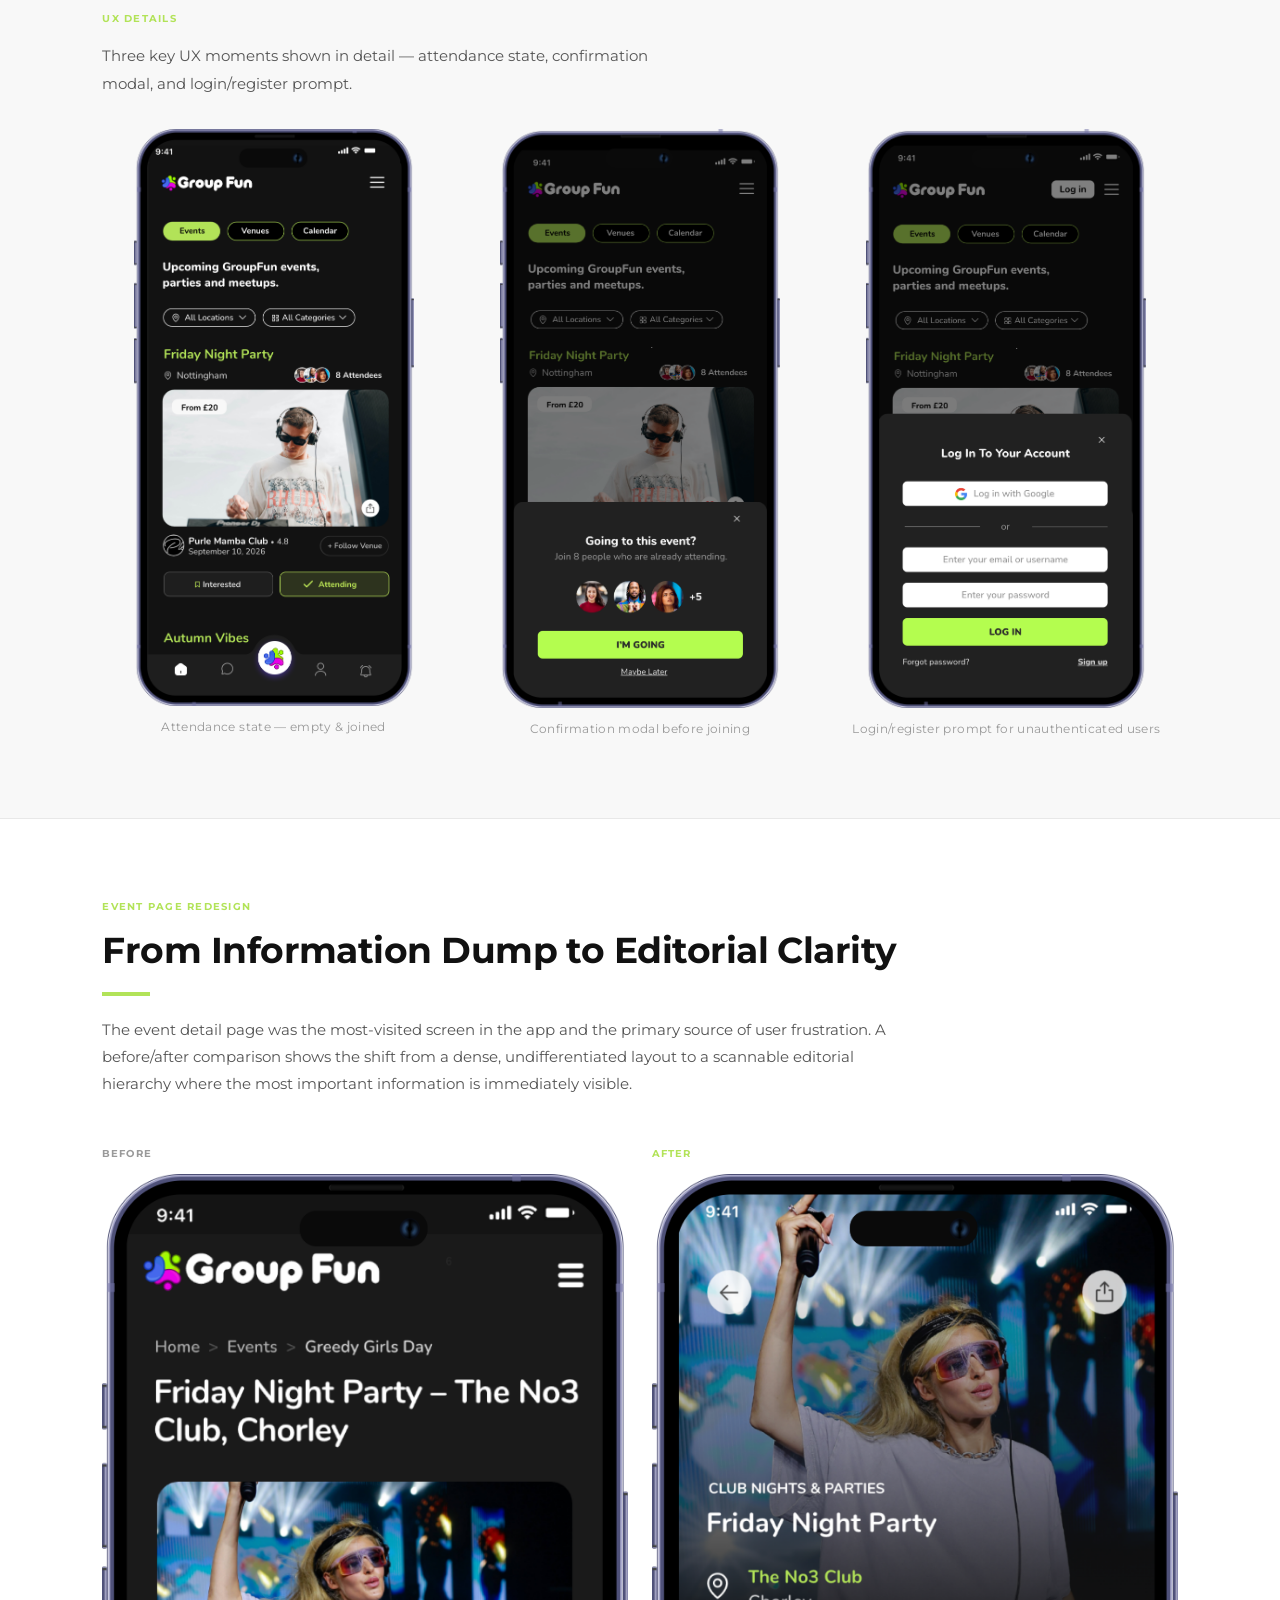
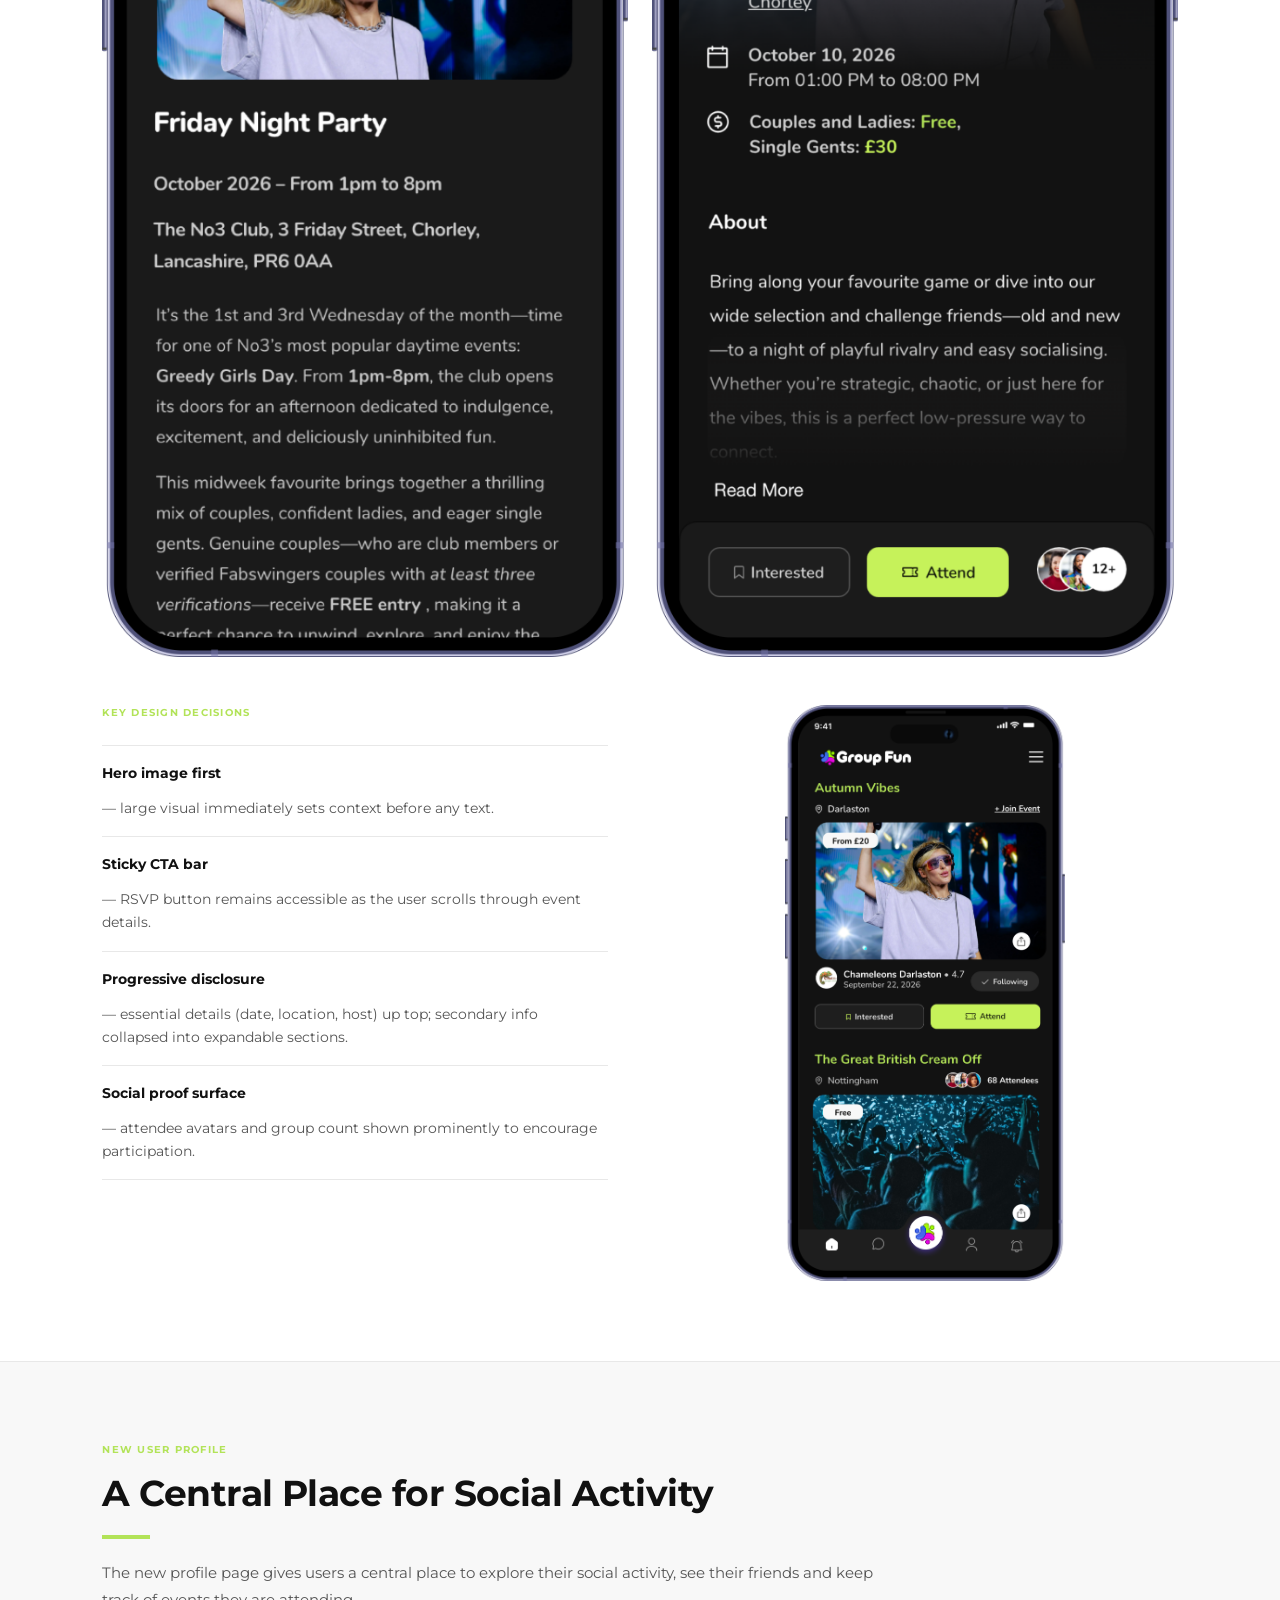
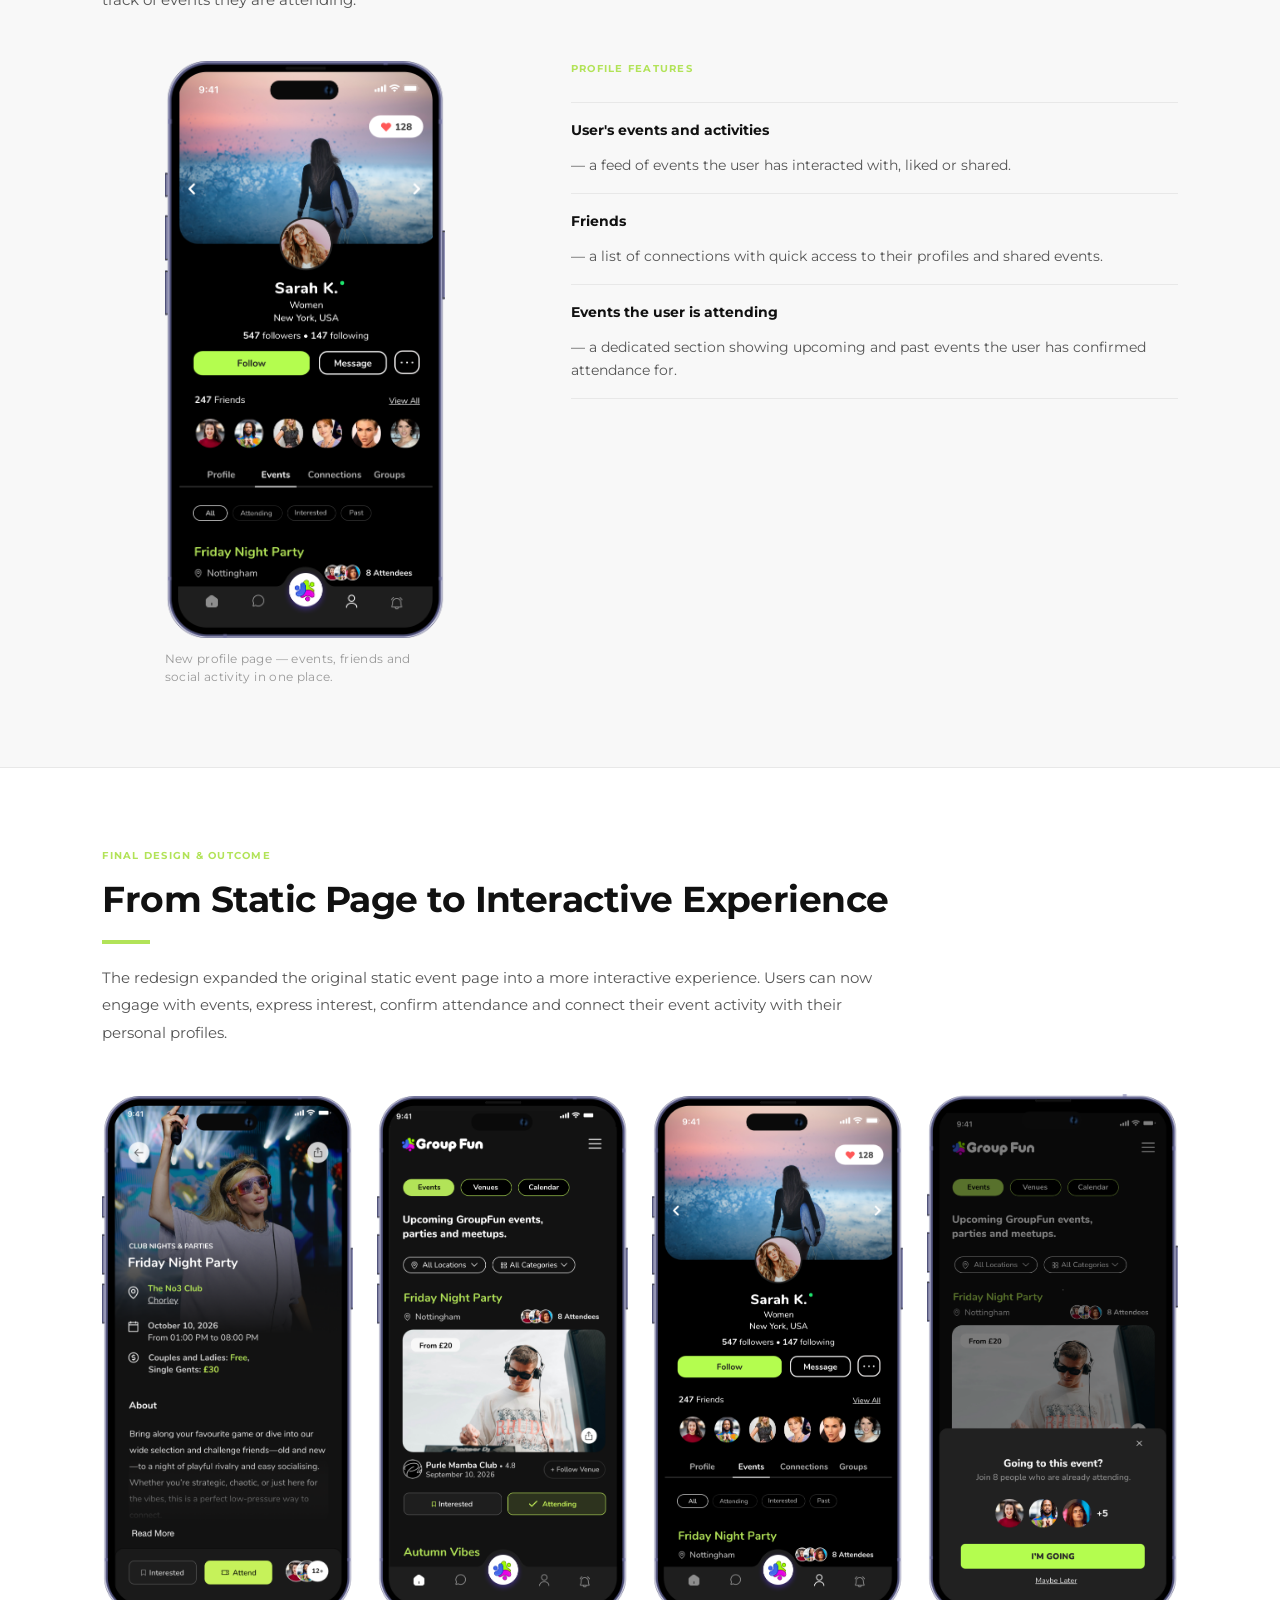
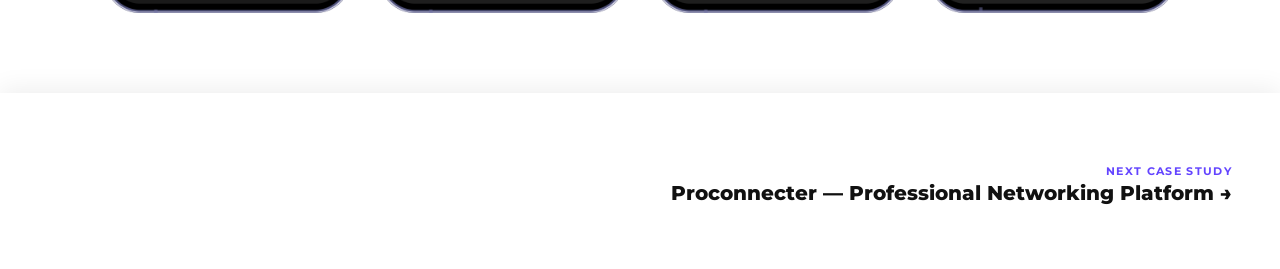
<file: groupfun.html>
<!doctype html>
<html lang="en">
  <head>
    <meta charset="UTF-8" />
    <meta name="viewport" content="width=device-width, initial-scale=1.0" />
    <title>GroupFun — Case Study — Ana Kuljic</title>
    <link rel="preconnect" href="https://fonts.googleapis.com" />
    <link rel="preconnect" href="https://fonts.gstatic.com" crossorigin />
    <link
      href="https://fonts.googleapis.com/css2?family=Montserrat:wght@400;500;600;700;800&display=swap"
      rel="stylesheet"
    />
    <link rel="stylesheet" href="css/style.css" />
  </head>
  <body class="csp" style="--csp-accent: #B2E358;">

    <!-- ── Navigation ──────────────────────────── -->
    <nav class="navbar">
      <a href="index.html" class="logo" style="text-decoration:none;color:inherit;">Ana Kuljic</a>
      <button class="nav-toggle" type="button" aria-label="Open menu" aria-expanded="false">
        <span class="nav-toggle__line"></span>
        <span class="nav-toggle__line"></span>
        <span class="nav-toggle__line"></span>
      </button>
      <ul class="nav-links">
        <li><a href="index.html#about">About Me</a></li>
        <li><a href="index.html#works">My Works</a></li>
        <li><a href="case-studies.html">Case Studies</a></li>
        <li><a href="index.html#contact">Contact</a></li>
      </ul>
    </nav>

    <!-- ══════════════════════════════════════════
         01  HERO
    ══════════════════════════════════════════ -->
    <section class="csp-section" style="padding-bottom:0;">
      <div class="csp-wrap">
        <span class="csp-label">Case Study — 02</span>
        <h1 class="csp-h1">GroupFun</h1>
        <p class="csp-h1-sub">Event Page &amp; User Experience</p>
        <span class="csp-accent-line"></span>
        <p class="csp-body csp-body--wide">
          Redesigning the event experience for an existing dating platform by introducing new social interactions, event participation flows and a personalized user profile.
        </p>

        <!-- Meta strip -->
        <div class="csp-meta">
          <div class="csp-meta-item">
            <div class="csp-meta-item__label">Role</div>
            <div class="csp-meta-item__value">UI/UX Designer</div>
          </div>
          <div class="csp-meta-item">
            <div class="csp-meta-item__label">Platform</div>
            <div class="csp-meta-item__value">iOS &amp; Android</div>
          </div>
          <div class="csp-meta-item">
            <div class="csp-meta-item__label">Focus</div>
            <div class="csp-meta-item__value">Information Architecture, Visual Hierarchy</div>
          </div>
          <div class="csp-meta-item">
            <div class="csp-meta-item__label">Status</div>
            <div class="csp-meta-item__value">Shipped</div>
          </div>
        </div>
      </div>

      <!-- Hero mobile screens -->
      <div style="padding-inline: var(--csp-gutter); max-width: 900px; margin-inline: auto; padding-bottom: 5rem;">
        <div class="csp-mobile-row">
          <div>
            <div class="csp-mobile">
              <div class="csp-mobile__bar"></div>
              <div class="csp-mobile__content">
                <img src="images/case_study_groupfun/event-list-attend-button.png" alt="Event list — attend button" />
              </div>
            </div>
          </div>
          <div>
            <div class="csp-mobile">
              <div class="csp-mobile__bar"></div>
              <div class="csp-mobile__content">
                <img src="images/case_study_groupfun/event-page.png" alt="New event page" />
              </div>
            </div>
          </div>
          <div>
            <div class="csp-mobile">
              <div class="csp-mobile__bar"></div>
              <div class="csp-mobile__content">
                <img src="images/case_study_groupfun/profile.png" alt="User profile" />
              </div>
            </div>
          </div>
          <div>
            <div class="csp-mobile">
              <div class="csp-mobile__bar"></div>
              <div class="csp-mobile__content">
                <img src="images/case_study_groupfun/event-list-attending.png" alt="Event list — attending state" />
              </div>
            </div>
          </div>
        </div>
      </div>
    </section>

    <hr class="csp-divider" />

    <!-- ══════════════════════════════════════════
         02  PROJECT OVERVIEW & CHALLENGE
    ══════════════════════════════════════════ -->
    <section class="csp-section">
      <div class="csp-wrap">

        <!-- Overview -->
        <div class="csp-cols csp-cols--wide" style="margin-bottom:3rem;">
          <div>
            <span class="csp-label">Overview</span>
            <h2 class="csp-h2">What is GroupFun?</h2>
            <span class="csp-accent-line"></span>
            <p class="csp-body">
              GroupFun is an existing dating platform. The original event page provided only basic event information, such as the event description and venue. The goal of this project was to expand the event experience with social interactions, event participation features and a more personalized user profile.
            </p>
          </div>
          <div></div>
        </div>

        <!-- Challenge -->
        <div class="csp-cols" style="margin-top:3rem;">
          <div>
            <span class="csp-label">The Challenge</span>
            <h3 class="csp-h3" style="margin-bottom:0.75rem;">Original design</h3>
            <ul class="csp-list">
              <li class="csp-list__item">Basic event description</li>
              <li class="csp-list__item">Venue information</li>
              <li class="csp-list__item">No social interactions</li>
              <li class="csp-list__item">No way to express interest or confirm attendance</li>
              <li class="csp-list__item">No clear connection between events and user profiles</li>
            </ul>
            <h3 class="csp-h3" style="margin-top:2rem; margin-bottom:0.5rem;">Design goal</h3>
            <p class="csp-body">
              The goal was to transform a static event page into an interactive experience where users could engage with events, connect with other members and manage their social activities.
            </p>
          </div>
          <div style="display:flex; justify-content:center;">
            <div style="max-width:280px; width:100%;">
              <div class="csp-mobile">
                <div class="csp-mobile__bar"></div>
                <div class="csp-mobile__content">
                  <img src="images/case_study_groupfun/old-event-page.png" alt="Original event page" />
                </div>
              </div>
              <span class="csp-caption">Original event page — static, with no participation or social features.</span>
            </div>
          </div>
        </div>

      </div>
    </section>

    <hr class="csp-divider" />

    <!-- ══════════════════════════════════════════
         03  WIREFRAMES & USER FLOWS
    ══════════════════════════════════════════ -->
    <section class="csp-section">
      <div class="csp-wrap">
        <span class="csp-label">Interaction Design</span>
        <h2 class="csp-h2">User Flows</h2>
        <span class="csp-accent-line"></span>
        <p class="csp-body csp-body--wide" style="margin-bottom:3rem;">
          Four key interaction paths mapped before moving into high-fidelity design — covering authentication, interest, attendance and the empty-event edge case.
        </p>

        <!-- Flow 1: Logged Out User -->
        <div class="csp-flow-card">
          <div class="csp-flow-header">
            <div class="csp-flow-header__avatar">
              <svg width="20" height="20" viewBox="0 0 24 24" fill="none" stroke="#999" stroke-width="2" stroke-linecap="round" stroke-linejoin="round"><circle cx="12" cy="8" r="4"/><path d="M4 20c0-4 3.6-7 8-7s8 3 8 7"/></svg>
            </div>
            <div class="csp-flow-header__info">
              <div class="csp-flow-header__name">Logged Out User</div>
              <div class="csp-flow-header__desc">Guest visitor — any interaction triggers auth flow</div>
            </div>
            <span class="csp-flow-tag csp-flow-tag--readonly">Read Only</span>
          </div>
          <div class="csp-flow-steps">
            <div class="csp-flow-step">
              <div class="csp-flow-step__type">Screen</div>
              <div class="csp-flow-step__name">Events List</div>
              <div class="csp-flow-step__desc">Browse freely</div>
            </div>
            <span class="csp-flow-arrow">→</span>
            <div class="csp-flow-step">
              <div class="csp-flow-step__type">Screen</div>
              <div class="csp-flow-step__name">Event Detail</div>
              <div class="csp-flow-step__desc">View info, map</div>
            </div>
            <span class="csp-flow-arrow">→</span>
            <div class="csp-flow-step csp-flow-step--trigger">
              <div class="csp-flow-step__type">Trigger</div>
              <div class="csp-flow-step__name">Taps any action</div>
              <div class="csp-flow-step__desc">Like / Interested / Attend</div>
            </div>
            <span class="csp-flow-arrow">→</span>
            <div class="csp-flow-step csp-flow-step--modal">
              <div class="csp-flow-step__type">Popup</div>
              <div class="csp-flow-step__name">Login to Your Account</div>
              <div class="csp-flow-step__desc">Google or email/pass</div>
            </div>
            <span class="csp-flow-arrow">→</span>
            <div class="csp-flow-branch">
              <div class="csp-flow-step csp-flow-step--confirm">
                <div class="csp-flow-step__type">Success</div>
                <div class="csp-flow-step__name">Log In</div>
                <div class="csp-flow-step__desc">+ Action completed</div>
              </div>
              <div class="csp-flow-step">
                <div class="csp-flow-step__type">New User</div>
                <div class="csp-flow-step__name">Register</div>
                <div class="csp-flow-step__desc">Sign up → continue</div>
              </div>
            </div>
          </div>
        </div>

        <!-- Flow 2: Logged In — Tap Interested -->
        <div class="csp-flow-card">
          <div class="csp-flow-header">
            <div class="csp-flow-header__avatar csp-flow-header__avatar--active">
              <svg width="20" height="20" viewBox="0 0 24 24" fill="none" stroke="#fff" stroke-width="2" stroke-linecap="round" stroke-linejoin="round"><circle cx="12" cy="8" r="4"/><path d="M4 20c0-4 3.6-7 8-7s8 3 8 7"/></svg>
            </div>
            <div class="csp-flow-header__info">
              <div class="csp-flow-header__name">Logged In — Tap Interested</div>
              <div class="csp-flow-header__desc">Toggle saved state — instant feedback, no confirmation needed</div>
            </div>
            <span class="csp-flow-tag csp-flow-tag--save">Save Flow</span>
          </div>
          <div class="csp-flow-steps">
            <div class="csp-flow-step">
              <div class="csp-flow-step__type">Screen</div>
              <div class="csp-flow-step__name">Event Detail</div>
              <div class="csp-flow-step__desc">Shows attendees</div>
            </div>
            <span class="csp-flow-arrow">→</span>
            <div class="csp-flow-step csp-flow-step--confirm">
              <div class="csp-flow-step__type">Action</div>
              <div class="csp-flow-step__name">Tap Interested</div>
              <div class="csp-flow-step__desc">Button toggles</div>
            </div>
            <span class="csp-flow-arrow">→</span>
            <div class="csp-flow-step">
              <div class="csp-flow-step__type">State</div>
              <div class="csp-flow-step__name">Interested ✓</div>
              <div class="csp-flow-step__desc">Highlighted button</div>
            </div>
            <span class="csp-flow-arrow">→</span>
            <div class="csp-flow-step">
              <div class="csp-flow-step__type">Result</div>
              <div class="csp-flow-step__name">Profile → Events</div>
              <div class="csp-flow-step__desc">"Interested" tag</div>
            </div>
            <span class="csp-flow-arrow">→</span>
            <div class="csp-flow-step csp-flow-step--saved">
              <div class="csp-flow-step__type">Saved</div>
              <div class="csp-flow-step__name">Saved Events</div>
              <div class="csp-flow-step__desc">Filter: Interested ✓</div>
            </div>
            <span class="csp-flow-arrow">→</span>
            <div class="csp-flow-step csp-flow-step--toggle">
              <div class="csp-flow-step__type">Toggle Off</div>
              <div class="csp-flow-step__name">Tap again</div>
              <div class="csp-flow-step__desc">Removes from saved</div>
            </div>
          </div>
        </div>

        <!-- Flow 3: Logged In — Tap Attend -->
        <div class="csp-flow-card">
          <div class="csp-flow-header">
            <div class="csp-flow-header__avatar csp-flow-header__avatar--active">
              <svg width="20" height="20" viewBox="0 0 24 24" fill="none" stroke="#fff" stroke-width="2" stroke-linecap="round" stroke-linejoin="round"><circle cx="12" cy="8" r="4"/><path d="M4 20c0-4 3.6-7 8-7s8 3 8 7"/></svg>
            </div>
            <div class="csp-flow-header__info">
              <div class="csp-flow-header__name">Logged In — Tap Attend (Event with Attendees)</div>
              <div class="csp-flow-header__desc">Confirmation modal shows friends going — social proof before committing</div>
            </div>
            <span class="csp-flow-tag csp-flow-tag--attend">Attend Flow</span>
          </div>
          <div class="csp-flow-steps">
            <div class="csp-flow-step">
              <div class="csp-flow-step__type">Screen</div>
              <div class="csp-flow-step__name">Event Detail</div>
              <div class="csp-flow-step__desc">Shows attendees</div>
            </div>
            <span class="csp-flow-arrow">→</span>
            <div class="csp-flow-step csp-flow-step--confirm">
              <div class="csp-flow-step__type">Action</div>
              <div class="csp-flow-step__name">Tap Attend</div>
              <div class="csp-flow-step__desc">Opens modal</div>
            </div>
            <span class="csp-flow-arrow">→</span>
            <div class="csp-flow-step csp-flow-step--modal">
              <div class="csp-flow-step__type">Modal</div>
              <div class="csp-flow-step__name">Going to this event?</div>
              <div class="csp-flow-step__desc">Shows friends going</div>
            </div>
            <span class="csp-flow-arrow">→</span>
            <div class="csp-flow-branch">
              <div class="csp-flow-step csp-flow-step--confirm">
                <div class="csp-flow-step__type">Confirm</div>
                <div class="csp-flow-step__name">I'M GOING!</div>
                <div class="csp-flow-step__desc">Added to attendees</div>
              </div>
              <div class="csp-flow-step">
                <div class="csp-flow-step__type">Dismiss</div>
                <div class="csp-flow-step__name">Maybe Later</div>
                <div class="csp-flow-step__desc">Modal closes</div>
              </div>
            </div>
            <span class="csp-flow-arrow">→</span>
            <div class="csp-flow-branch">
              <div class="csp-flow-step">
                <div class="csp-flow-step__type">Profile</div>
                <div class="csp-flow-step__name">Profile → Events</div>
                <div class="csp-flow-step__desc">Tag: Attending ✓</div>
              </div>
              <div class="csp-flow-step csp-flow-step--notif">
                <div class="csp-flow-step__type">Notif</div>
                <div class="csp-flow-step__name">Push Notification</div>
                <div class="csp-flow-step__desc">Reminder before event</div>
              </div>
              <div class="csp-flow-step csp-flow-step--notif">
                <div class="csp-flow-step__type">Feed</div>
                <div class="csp-flow-step__name">Home Feed</div>
                <div class="csp-flow-step__desc">Shown as reminder</div>
              </div>
            </div>
          </div>
        </div>

        <!-- Flow 4: Empty Event -->
        <div class="csp-flow-card">
          <div class="csp-flow-header">
            <div class="csp-flow-header__avatar csp-flow-header__avatar--active">
              <svg width="20" height="20" viewBox="0 0 24 24" fill="none" stroke="#fff" stroke-width="2" stroke-linecap="round" stroke-linejoin="round"><circle cx="12" cy="8" r="4"/><path d="M4 20c0-4 3.6-7 8-7s8 3 8 7"/></svg>
            </div>
            <div class="csp-flow-header__info">
              <div class="csp-flow-header__name">Logged In — Empty Event (0 Attendees)</div>
              <div class="csp-flow-header__desc">Special encouragement flow for unpopulated events</div>
            </div>
            <span class="csp-flow-tag csp-flow-tag--special">Special Case</span>
          </div>
          <div class="csp-flow-steps">
            <div class="csp-flow-step">
              <div class="csp-flow-step__type">Screen</div>
              <div class="csp-flow-step__name">Event Detail</div>
              <div class="csp-flow-step__desc">0 attendees shown</div>
            </div>
            <span class="csp-flow-arrow">→</span>
            <div class="csp-flow-step">
              <div class="csp-flow-step__type">UI State</div>
              <div class="csp-flow-step__name">"+ Join Event" CTA</div>
              <div class="csp-flow-step__desc">Different button shown</div>
            </div>
            <span class="csp-flow-arrow">→</span>
            <div class="csp-flow-step csp-flow-step--confirm">
              <div class="csp-flow-step__type">Action</div>
              <div class="csp-flow-step__name">Tap Join Event</div>
              <div class="csp-flow-step__desc">Opens special modal</div>
            </div>
            <span class="csp-flow-arrow">→</span>
            <div class="csp-flow-step csp-flow-step--modal">
              <div class="csp-flow-step__type">Modal</div>
              <div class="csp-flow-step__name">👋 Be the first one there!</div>
              <div class="csp-flow-step__desc">"Someone has to be first"</div>
            </div>
            <span class="csp-flow-arrow">→</span>
            <div class="csp-flow-step csp-flow-step--confirm">
              <div class="csp-flow-step__type">Confirm</div>
              <div class="csp-flow-step__name">I'M GOING!</div>
              <div class="csp-flow-step__desc">1st attendee!</div>
            </div>
            <span class="csp-flow-arrow">→</span>
            <div class="csp-flow-step">
              <div class="csp-flow-step__type">Result</div>
              <div class="csp-flow-step__name">Event Detail</div>
              <div class="csp-flow-step__desc">Now shows 1 attendee</div>
            </div>
          </div>
        </div>

        <!-- Wireframe sketches -->
        <div style="margin-top:3.5rem;display:none;">
          <span class="csp-label" style="display:block;margin-bottom:0.5rem;">Screen Wireframes</span>
          <p class="csp-body" style="margin-bottom:2rem;">Key screens sketched before moving to high-fidelity design.</p>
          <div class="csp-mobile-row">

            <!-- Event List -->
            <div>
              <svg viewBox="0 0 240 480" xmlns="http://www.w3.org/2000/svg" style="width:100%;border-radius:8px;overflow:hidden;display:block;border:1px solid #e8e8e8;">
                <rect width="240" height="480" fill="#f2f2f2"/>
                <!-- status bar -->
                <rect width="240" height="22" fill="#e4e4e4"/>
                <rect x="10" y="7" width="30" height="8" rx="2" fill="#b8b8b8"/>
                <rect x="193" y="7" width="12" height="8" rx="2" fill="#b8b8b8"/>
                <rect x="209" y="7" width="10" height="8" rx="2" fill="#b8b8b8"/>
                <rect x="222" y="7" width="10" height="8" rx="2" fill="#b8b8b8"/>
                <!-- header -->
                <rect y="22" width="240" height="44" fill="#fff"/>
                <rect x="16" y="34" width="65" height="11" rx="2" fill="#444"/>
                <rect x="200" y="33" width="22" height="3" rx="1.5" fill="#888"/>
                <rect x="203" y="40" width="16" height="3" rx="1.5" fill="#888"/>
                <rect x="207" y="47" width="10" height="3" rx="1.5" fill="#888"/>
                <!-- search -->
                <rect x="12" y="75" width="216" height="32" rx="8" fill="#fff" stroke="#d8d8d8" stroke-width="1"/>
                <circle cx="30" cy="91" r="6" fill="none" stroke="#bbb" stroke-width="1.5"/>
                <line x1="34.5" y1="95.5" x2="38" y2="99" stroke="#bbb" stroke-width="1.5" stroke-linecap="round"/>
                <rect x="46" y="87" width="80" height="8" rx="2" fill="#ddd"/>
                <!-- card 1 -->
                <rect x="12" y="118" width="216" height="110" rx="8" fill="#fff" stroke="#e4e4e4" stroke-width="1"/>
                <rect x="12" y="118" width="216" height="66" rx="8" fill="#e0e0e0"/>
                <rect x="12" y="162" width="216" height="22" fill="#e0e0e0"/>
                <rect x="20" y="194" width="130" height="10" rx="2" fill="#555"/>
                <rect x="20" y="210" width="90" height="8" rx="2" fill="#b4b4b4"/>
                <rect x="150" y="207" width="68" height="20" rx="10" fill="#6344ff"/>
                <rect x="161" y="213" width="46" height="8" rx="2" fill="#fff" opacity="0.85"/>
                <!-- card 2 -->
                <rect x="12" y="240" width="216" height="110" rx="8" fill="#fff" stroke="#e4e4e4" stroke-width="1"/>
                <rect x="12" y="240" width="216" height="66" rx="8" fill="#e0e0e0"/>
                <rect x="12" y="284" width="216" height="22" fill="#e0e0e0"/>
                <rect x="20" y="316" width="110" height="10" rx="2" fill="#555"/>
                <rect x="20" y="332" width="80" height="8" rx="2" fill="#b4b4b4"/>
                <rect x="150" y="329" width="68" height="20" rx="10" fill="#6344ff"/>
                <rect x="161" y="335" width="46" height="8" rx="2" fill="#fff" opacity="0.85"/>
                <!-- card 3 partial -->
                <rect x="12" y="362" width="216" height="68" rx="8" fill="#e0e0e0"/>
                <!-- bottom nav -->
                <rect y="440" width="240" height="40" fill="#fff" stroke="#e8e8e8" stroke-width="1"/>
                <rect x="20" y="452" width="16" height="16" rx="3" fill="#d0d0d0"/>
                <rect x="80" y="452" width="16" height="16" rx="3" fill="#6344ff" opacity="0.5"/>
                <rect x="140" y="452" width="16" height="16" rx="3" fill="#d0d0d0"/>
                <rect x="204" y="452" width="16" height="16" rx="3" fill="#d0d0d0"/>
              </svg>
              <span class="csp-caption" style="text-align:center;display:block;">Event List</span>
            </div>

            <!-- Event Page -->
            <div>
              <svg viewBox="0 0 240 480" xmlns="http://www.w3.org/2000/svg" style="width:100%;border-radius:8px;overflow:hidden;display:block;border:1px solid #e8e8e8;">
                <rect width="240" height="480" fill="#fff"/>
                <!-- status bar -->
                <rect width="240" height="22" fill="#e8e8e8"/>
                <rect x="10" y="7" width="30" height="8" rx="2" fill="#b8b8b8"/>
                <rect x="209" y="7" width="10" height="8" rx="2" fill="#b8b8b8"/>
                <rect x="222" y="7" width="10" height="8" rx="2" fill="#b8b8b8"/>
                <!-- hero image -->
                <rect y="22" width="240" height="140" fill="#d8d8d8"/>
                <!-- back button -->
                <circle cx="28" cy="44" r="14" fill="#fff" opacity="0.85"/>
                <polyline points="31,38 25,44 31,50" stroke="#444" stroke-width="2" fill="none" stroke-linecap="round" stroke-linejoin="round"/>
                <!-- share button -->
                <circle cx="212" cy="44" r="14" fill="#fff" opacity="0.85"/>
                <rect x="206" y="39" width="12" height="10" rx="2" fill="#999"/>
                <!-- event title -->
                <rect x="16" y="174" width="160" height="13" rx="2" fill="#222"/>
                <rect x="16" y="193" width="110" height="10" rx="2" fill="#555"/>
                <!-- date -->
                <rect x="16" y="216" width="10" height="10" rx="2" fill="#c0c0c0"/>
                <rect x="30" y="218" width="90" height="8" rx="2" fill="#b4b4b4"/>
                <!-- location -->
                <rect x="16" y="232" width="10" height="10" rx="2" fill="#c0c0c0"/>
                <rect x="30" y="234" width="110" height="8" rx="2" fill="#b4b4b4"/>
                <!-- divider -->
                <line x1="16" y1="252" x2="224" y2="252" stroke="#eeeeee" stroke-width="1"/>
                <!-- attendees -->
                <rect x="16" y="258" width="80" height="9" rx="2" fill="#999"/>
                <circle cx="32" cy="284" r="12" fill="#d4d4d4"/>
                <circle cx="50" cy="284" r="12" fill="#c8c8c8"/>
                <circle cx="68" cy="284" r="12" fill="#d0d0d0"/>
                <circle cx="86" cy="284" r="12" fill="#cacaca"/>
                <rect x="104" y="279" width="55" height="10" rx="2" fill="#b0b0b0"/>
                <!-- divider -->
                <line x1="16" y1="306" x2="224" y2="306" stroke="#eeeeee" stroke-width="1"/>
                <!-- description lines -->
                <rect x="16" y="316" width="208" height="8" rx="2" fill="#d8d8d8"/>
                <rect x="16" y="330" width="180" height="8" rx="2" fill="#d8d8d8"/>
                <rect x="16" y="344" width="200" height="8" rx="2" fill="#d8d8d8"/>
                <rect x="16" y="358" width="140" height="8" rx="2" fill="#d8d8d8"/>
                <!-- action bar -->
                <line x1="0" y1="402" x2="240" y2="402" stroke="#eeeeee" stroke-width="1"/>
                <rect y="402" width="240" height="78" fill="#fff"/>
                <!-- Like -->
                <rect x="10" y="416" width="48" height="34" rx="8" fill="#f4f4f4" stroke="#e0e0e0" stroke-width="1"/>
                <rect x="20" y="430" width="28" height="8" rx="2" fill="#c8c8c8"/>
                <!-- Share -->
                <rect x="64" y="416" width="48" height="34" rx="8" fill="#f4f4f4" stroke="#e0e0e0" stroke-width="1"/>
                <rect x="74" y="430" width="28" height="8" rx="2" fill="#c8c8c8"/>
                <!-- Interested -->
                <rect x="118" y="416" width="52" height="34" rx="8" fill="#f4f4f4" stroke="#6344ff" stroke-width="1"/>
                <rect x="124" y="430" width="40" height="8" rx="2" fill="#6344ff" opacity="0.5"/>
                <!-- Attend -->
                <rect x="176" y="416" width="54" height="34" rx="8" fill="#6344ff"/>
                <rect x="184" y="430" width="38" height="8" rx="2" fill="#fff" opacity="0.9"/>
              </svg>
              <span class="csp-caption" style="text-align:center;display:block;">Event Page</span>
            </div>

            <!-- Profile -->
            <div>
              <svg viewBox="0 0 240 480" xmlns="http://www.w3.org/2000/svg" style="width:100%;border-radius:8px;overflow:hidden;display:block;border:1px solid #e8e8e8;">
                <rect width="240" height="480" fill="#fff"/>
                <!-- status bar -->
                <rect width="240" height="22" fill="#e8e8e8"/>
                <rect x="10" y="7" width="30" height="8" rx="2" fill="#b8b8b8"/>
                <rect x="222" y="7" width="10" height="8" rx="2" fill="#b8b8b8"/>
                <!-- header -->
                <rect y="22" width="240" height="40" fill="#fff"/>
                <rect x="16" y="32" width="60" height="11" rx="2" fill="#444"/>
                <rect x="206" y="32" width="22" height="11" rx="2" fill="#d0d0d0"/>
                <!-- avatar -->
                <circle cx="120" cy="104" r="38" fill="#e0e0e0"/>
                <rect x="82" y="150" width="76" height="12" rx="2" fill="#222"/>
                <rect x="92" y="168" width="56" height="9" rx="2" fill="#b0b0b0"/>
                <!-- stats -->
                <rect x="12" y="188" width="66" height="40" rx="6" fill="#f8f8f8" stroke="#e8e8e8" stroke-width="1"/>
                <rect x="88" y="188" width="64" height="40" rx="6" fill="#f8f8f8" stroke="#e8e8e8" stroke-width="1"/>
                <rect x="162" y="188" width="66" height="40" rx="6" fill="#f8f8f8" stroke="#e8e8e8" stroke-width="1"/>
                <rect x="30" y="196" width="30" height="11" rx="2" fill="#444"/>
                <rect x="20" y="212" width="50" height="8" rx="2" fill="#c0c0c0"/>
                <rect x="104" y="196" width="32" height="11" rx="2" fill="#444"/>
                <rect x="94" y="212" width="52" height="8" rx="2" fill="#c0c0c0"/>
                <rect x="178" y="196" width="30" height="11" rx="2" fill="#444"/>
                <rect x="168" y="212" width="50" height="8" rx="2" fill="#c0c0c0"/>
                <!-- tabs -->
                <rect y="238" width="240" height="34" fill="#fff"/>
                <line x1="0" y1="238" x2="240" y2="238" stroke="#eeeeee" stroke-width="1"/>
                <rect x="20" y="250" width="40" height="9" rx="2" fill="#444"/>
                <rect x="100" y="250" width="40" height="9" rx="2" fill="#c0c0c0"/>
                <rect x="180" y="250" width="30" height="9" rx="2" fill="#c0c0c0"/>
                <rect x="0" y="270" width="80" height="2" fill="#6344ff"/>
                <line x1="0" y1="272" x2="240" y2="272" stroke="#eeeeee" stroke-width="1"/>
                <!-- event cards -->
                <rect x="12" y="284" width="216" height="52" rx="6" fill="#f8f8f8" stroke="#e8e8e8" stroke-width="1"/>
                <rect x="12" y="284" width="52" height="52" rx="6" fill="#e0e0e0"/>
                <rect x="72" y="296" width="100" height="9" rx="2" fill="#444"/>
                <rect x="72" y="311" width="70" height="8" rx="2" fill="#b4b4b4"/>
                <rect x="175" y="302" width="45" height="18" rx="9" fill="#6344ff"/>
                <rect x="183" y="308" width="30" height="6" rx="2" fill="#fff" opacity="0.85"/>

                <rect x="12" y="346" width="216" height="52" rx="6" fill="#f8f8f8" stroke="#e8e8e8" stroke-width="1"/>
                <rect x="12" y="346" width="52" height="52" rx="6" fill="#e0e0e0"/>
                <rect x="72" y="358" width="85" height="9" rx="2" fill="#444"/>
                <rect x="72" y="373" width="60" height="8" rx="2" fill="#b4b4b4"/>
                <rect x="175" y="364" width="45" height="18" rx="9" fill="#f4f4f4" stroke="#e0e0e0" stroke-width="1"/>
                <rect x="183" y="370" width="30" height="6" rx="2" fill="#c0c0c0"/>

                <rect x="12" y="408" width="216" height="52" rx="6" fill="#f8f8f8" stroke="#e8e8e8" stroke-width="1"/>
                <rect x="12" y="408" width="52" height="52" rx="6" fill="#e0e0e0"/>
                <rect x="72" y="420" width="110" height="9" rx="2" fill="#444"/>
                <rect x="72" y="435" width="75" height="8" rx="2" fill="#b4b4b4"/>
                <rect x="175" y="426" width="45" height="18" rx="9" fill="#6344ff"/>
                <rect x="183" y="432" width="30" height="6" rx="2" fill="#fff" opacity="0.85"/>
              </svg>
              <span class="csp-caption" style="text-align:center;display:block;">User Profile</span>
            </div>

            <!-- Join Event Modal -->
            <div>
              <svg viewBox="0 0 240 480" xmlns="http://www.w3.org/2000/svg" style="width:100%;border-radius:8px;overflow:hidden;display:block;border:1px solid #e8e8e8;">
                <!-- dimmed bg -->
                <rect width="240" height="480" fill="#b0b0b0"/>
                <rect width="240" height="480" fill="#000" opacity="0.25"/>
                <!-- status bar -->
                <rect width="240" height="22" fill="#888" opacity="0.4"/>
                <rect x="10" y="7" width="30" height="8" rx="2" fill="#aaa"/>
                <!-- modal sheet -->
                <rect x="8" y="118" width="224" height="324" rx="16" fill="#fff"/>
                <!-- drag handle -->
                <rect x="104" y="130" width="32" height="4" rx="2" fill="#d8d8d8"/>
                <!-- title -->
                <rect x="36" y="150" width="168" height="14" rx="3" fill="#222"/>
                <rect x="56" y="170" width="128" height="10" rx="2" fill="#b0b0b0"/>
                <!-- divider -->
                <line x1="24" y1="192" x2="216" y2="192" stroke="#f0f0f0" stroke-width="1"/>
                <!-- friend 1 -->
                <circle cx="40" cy="218" r="18" fill="#e0e0e0"/>
                <rect x="66" y="210" width="90" height="10" rx="2" fill="#444"/>
                <rect x="66" y="226" width="60" height="8" rx="2" fill="#b0b0b0"/>
                <rect x="175" y="211" width="42" height="16" rx="8" fill="#e6f9ee" stroke="#27ae60" stroke-width="1"/>
                <rect x="182" y="216" width="28" height="6" rx="2" fill="#27ae60" opacity="0.7"/>
                <!-- divider -->
                <line x1="24" y1="248" x2="216" y2="248" stroke="#f4f4f4" stroke-width="1"/>
                <!-- friend 2 -->
                <circle cx="40" cy="274" r="18" fill="#d8d8d8"/>
                <rect x="66" y="266" width="80" height="10" rx="2" fill="#444"/>
                <rect x="66" y="282" width="55" height="8" rx="2" fill="#b0b0b0"/>
                <rect x="175" y="267" width="42" height="16" rx="8" fill="#e6f9ee" stroke="#27ae60" stroke-width="1"/>
                <rect x="182" y="272" width="28" height="6" rx="2" fill="#27ae60" opacity="0.7"/>
                <!-- divider -->
                <line x1="24" y1="304" x2="216" y2="304" stroke="#f4f4f4" stroke-width="1"/>
                <!-- friend 3 -->
                <circle cx="40" cy="330" r="18" fill="#e4e4e4"/>
                <rect x="66" y="322" width="100" height="10" rx="2" fill="#444"/>
                <rect x="66" y="338" width="65" height="8" rx="2" fill="#b0b0b0"/>
                <rect x="175" y="323" width="42" height="16" rx="8" fill="#e6f9ee" stroke="#27ae60" stroke-width="1"/>
                <rect x="182" y="328" width="28" height="6" rx="2" fill="#27ae60" opacity="0.7"/>
                <!-- divider -->
                <line x1="24" y1="358" x2="216" y2="358" stroke="#f0f0f0" stroke-width="1"/>
                <!-- CTA button -->
                <rect x="24" y="368" width="192" height="42" rx="21" fill="#6344ff"/>
                <rect x="76" y="384" width="88" height="10" rx="2" fill="#fff" opacity="0.9"/>
                <!-- Maybe Later -->
                <rect x="90" y="422" width="60" height="10" rx="2" fill="#c0c0c0"/>
              </svg>
              <span class="csp-caption" style="text-align:center;display:block;">Join Event Modal</span>
            </div>

          </div>
        </div>

      </div>
    </section>

    <hr class="csp-divider" />

    <!-- ══════════════════════════════════════════
         04  EVENT PAGE REDESIGN
    ══════════════════════════════════════════ -->
    <section class="csp-section">
      <div class="csp-wrap">
        <span class="csp-label">Event Page Redesign</span>
        <h2 class="csp-h2">The New Event Experience</h2>
        <span class="csp-accent-line"></span>
        <p class="csp-body csp-body--wide" style="margin-bottom:3rem;">
          The redesigned event page transforms a static information screen into a fully interactive experience. Users can now engage socially, confirm their attendance, and see who else is joining — all within a single cohesive layout.
        </p>
      </div>

      <!-- Image left + Key Functionalities right -->
      <div class="csp-wrap" style="margin-bottom:4rem;">
        <div class="csp-cols csp-cols--narrow">
          <div style="display:flex; justify-content:center;">
            <div style="max-width:280px; width:100%;">
              <div class="csp-mobile">
                <div class="csp-mobile__bar"></div>
                <div class="csp-mobile__content">
                  <img src="images/case_study_groupfun/event-page.png" alt="Redesigned event page" />
                </div>
              </div>
              <span class="csp-caption">Redesigned event page — all key interactions in a single view.</span>
            </div>
          </div>
          <div>
            <span class="csp-label">Key Functionalities</span>
            <ul class="csp-list">
              <li class="csp-list__item">
                <strong>Social interactions</strong> — Like and Share actions let users engage with events and spread them within their network.
              </li>
              <li class="csp-list__item">
                <strong>Event engagement</strong> — Dedicated Interested and Attend actions give users two levels of commitment, reducing friction to participation.
              </li>
              <li class="csp-list__item">
                <strong>Attendance overview</strong> — The number of people attending is displayed prominently, adding social proof and encouraging others to join.
              </li>
              <li class="csp-list__item">
                <strong>Empty state</strong> — When no one has joined yet, users see a "Join Event" button with the message "Be the first one there!" — turning an empty state into a call to action.
              </li>
              <li class="csp-list__item">
                <strong>Attendance confirmation</strong> — A confirmation modal appears before joining, preventing accidental sign-ups and setting clear expectations.
              </li>
              <li class="csp-list__item">
                <strong>Authentication</strong> — Unauthenticated users are shown a login/register prompt when they attempt to interact, keeping the flow uninterrupted.
              </li>
            </ul>
          </div>
        </div>
      </div>

      <!-- Three detail close-ups -->
      <div class="csp-wrap">
        <span class="csp-label">UX Details</span>
        <p class="csp-body" style="margin-bottom:2rem;">Three key UX moments shown in detail — attendance state, confirmation modal, and login/register prompt.</p>
        <div class="csp-grid-3">
          <div>
            <div class="csp-mobile">
              <div class="csp-mobile__bar"></div>
              <div class="csp-mobile__content">
                <img src="images/case_study_groupfun/event-list-attending.png" alt="Attendance state" />
              </div>
            </div>
            <span class="csp-caption" style="display:block; text-align:center;">Attendance state — empty &amp; joined</span>
          </div>
          <div>
            <div class="csp-mobile">
              <div class="csp-mobile__bar"></div>
              <div class="csp-mobile__content">
                <img src="images/case_study_groupfun/modal-attend.png" alt="Confirmation modal" />
              </div>
            </div>
            <span class="csp-caption" style="display:block; text-align:center;">Confirmation modal before joining</span>
          </div>
          <div>
            <div class="csp-mobile">
              <div class="csp-mobile__bar"></div>
              <div class="csp-mobile__content">
                <img src="images/case_study_groupfun/modal-login.png" alt="Login/register prompt" />
              </div>
            </div>
            <span class="csp-caption" style="display:block; text-align:center;">Login/register prompt for unauthenticated users</span>
          </div>
        </div>
      </div>
    </section>

    <hr class="csp-divider" />

    <!-- ══════════════════════════════════════════
         04  EVENT PAGE REDESIGN
    ══════════════════════════════════════════ -->
    <section class="csp-section">
      <div class="csp-wrap">
        <span class="csp-label">Event Page Redesign</span>
        <h2 class="csp-h2">From Information Dump to Editorial Clarity</h2>
        <span class="csp-accent-line"></span>
        <p class="csp-body csp-body--wide" style="margin-bottom:3rem;">
          The event detail page was the most-visited screen in the app and the
          primary source of user frustration. A before/after comparison shows the
          shift from a dense, undifferentiated layout to a scannable editorial
          hierarchy where the most important information is immediately visible.
        </p>

        <!-- Before / After -->
        <div class="csp-before-after" style="margin-bottom:3rem;">
          <div>
            <span class="csp-ba-label csp-ba-label--before">Before</span>
            <div class="csp-mobile" style="max-width:100%;">
              <div class="csp-mobile__bar"></div>
              <div class="csp-mobile__content">
                <img src="images/case_study_groupfun/old-event-page.png" alt="Original event page" />
              </div>
            </div>
          </div>
          <div>
            <span class="csp-ba-label csp-ba-label--after">After</span>
            <div class="csp-mobile" style="max-width:100%;">
              <div class="csp-mobile__bar"></div>
              <div class="csp-mobile__content">
                <img src="images/case_study_groupfun/event-page.png" alt="Redesigned event page" />
              </div>
            </div>
          </div>
        </div>

        <!-- Design decisions -->
        <div class="csp-cols">
          <div>
            <span class="csp-label">Key Design Decisions</span>
            <ul class="csp-list">
              <li class="csp-list__item">
                <strong>Hero image first</strong> — large visual immediately sets context before any text.
              </li>
              <li class="csp-list__item">
                <strong>Sticky CTA bar</strong> — RSVP button remains accessible as the user scrolls through event details.
              </li>
              <li class="csp-list__item">
                <strong>Progressive disclosure</strong> — essential details (date, location, host) up top; secondary info collapsed into expandable sections.
              </li>
              <li class="csp-list__item">
                <strong>Social proof surface</strong> — attendee avatars and group count shown prominently to encourage participation.
              </li>
            </ul>
          </div>
          <div style="display:flex; justify-content:center;">
            <div style="max-width:280px; width:100%;">
              <div class="csp-mobile">
                <div class="csp-mobile__bar"></div>
                <div class="csp-mobile__content">
                  <img src="images/case_study_groupfun/event-list-attend-button.png" alt="Event list — attend button detail" />
                </div>
              </div>
            </div>
          </div>
        </div>
      </div>
    </section>

    <hr class="csp-divider" />

    <!-- ══════════════════════════════════════════
         05  NEW USER PROFILE
    ══════════════════════════════════════════ -->
    <section class="csp-section">
      <div class="csp-wrap">
        <span class="csp-label">New User Profile</span>
        <h2 class="csp-h2">A Central Place for Social Activity</h2>
        <span class="csp-accent-line"></span>
        <p class="csp-body csp-body--wide" style="margin-bottom:3rem;">
          The new profile page gives users a central place to explore their social activity, see their friends and keep track of events they are attending.
        </p>

        <div class="csp-cols csp-cols--narrow">
          <div style="display:flex; justify-content:center;">
            <div style="max-width:280px; width:100%;">
              <div class="csp-mobile">
                <div class="csp-mobile__bar"></div>
                <div class="csp-mobile__content">
                  <img src="images/case_study_groupfun/profile.png" alt="New user profile" />
                </div>
              </div>
              <span class="csp-caption">New profile page — events, friends and social activity in one place.</span>
            </div>
          </div>
          <div>
            <span class="csp-label">Profile Features</span>
            <ul class="csp-list">
              <li class="csp-list__item">
                <strong>User's events and activities</strong> — a feed of events the user has interacted with, liked or shared.
              </li>
              <li class="csp-list__item">
                <strong>Friends</strong> — a list of connections with quick access to their profiles and shared events.
              </li>
              <li class="csp-list__item">
                <strong>Events the user is attending</strong> — a dedicated section showing upcoming and past events the user has confirmed attendance for.
              </li>
            </ul>
          </div>
        </div>
      </div>
    </section>

    <hr class="csp-divider" />

    <!-- ══════════════════════════════════════════
         06  FINAL DESIGN & OUTCOME
    ══════════════════════════════════════════ -->
    <section class="csp-section">
      <div class="csp-wrap">
        <span class="csp-label">Final Design &amp; Outcome</span>
        <h2 class="csp-h2">From Static Page to Interactive Experience</h2>
        <span class="csp-accent-line"></span>
        <p class="csp-body csp-body--wide" style="margin-bottom:3rem;">
          The redesign expanded the original static event page into a more interactive experience. Users can now engage with events, express interest, confirm attendance and connect their event activity with their personal profiles.
        </p>
      </div>

      <!-- Mobile final screens -->
      <div style="padding-inline: var(--csp-gutter); max-width: var(--csp-max); margin-inline: auto;">
        <div class="csp-mobile-row">
          <div>
            <div class="csp-mobile">
              <div class="csp-mobile__bar"></div>
              <div class="csp-mobile__content">
                <img src="images/case_study_groupfun/event-page.png" alt="Event page" />
              </div>
            </div>
          </div>
          <div>
            <div class="csp-mobile">
              <div class="csp-mobile__bar"></div>
              <div class="csp-mobile__content">
                <img src="images/case_study_groupfun/event-list-attending.png" alt="Attendance state" />
              </div>
            </div>
          </div>
          <div>
            <div class="csp-mobile">
              <div class="csp-mobile__bar"></div>
              <div class="csp-mobile__content">
                <img src="images/case_study_groupfun/profile.png" alt="User profile" />
              </div>
            </div>
          </div>
          <div>
            <div class="csp-mobile">
              <div class="csp-mobile__bar"></div>
              <div class="csp-mobile__content">
                <img src="images/case_study_groupfun/modal-attend.png" alt="Confirmation modal" />
              </div>
            </div>
          </div>
        </div>
      </div>
    </section>

    <!-- ── Next Case Study ──────────────────────── -->
    <div class="cs-next">
      <span class="cs-next__label">Next Case Study</span>
      <a href="proconnecter.html" class="cs-next__link">
        Proconnecter — Professional Networking Platform <span>→</span>
      </a>
    </div>

    <script src="js/main.js"></script>
  </body>
</html>
</file>
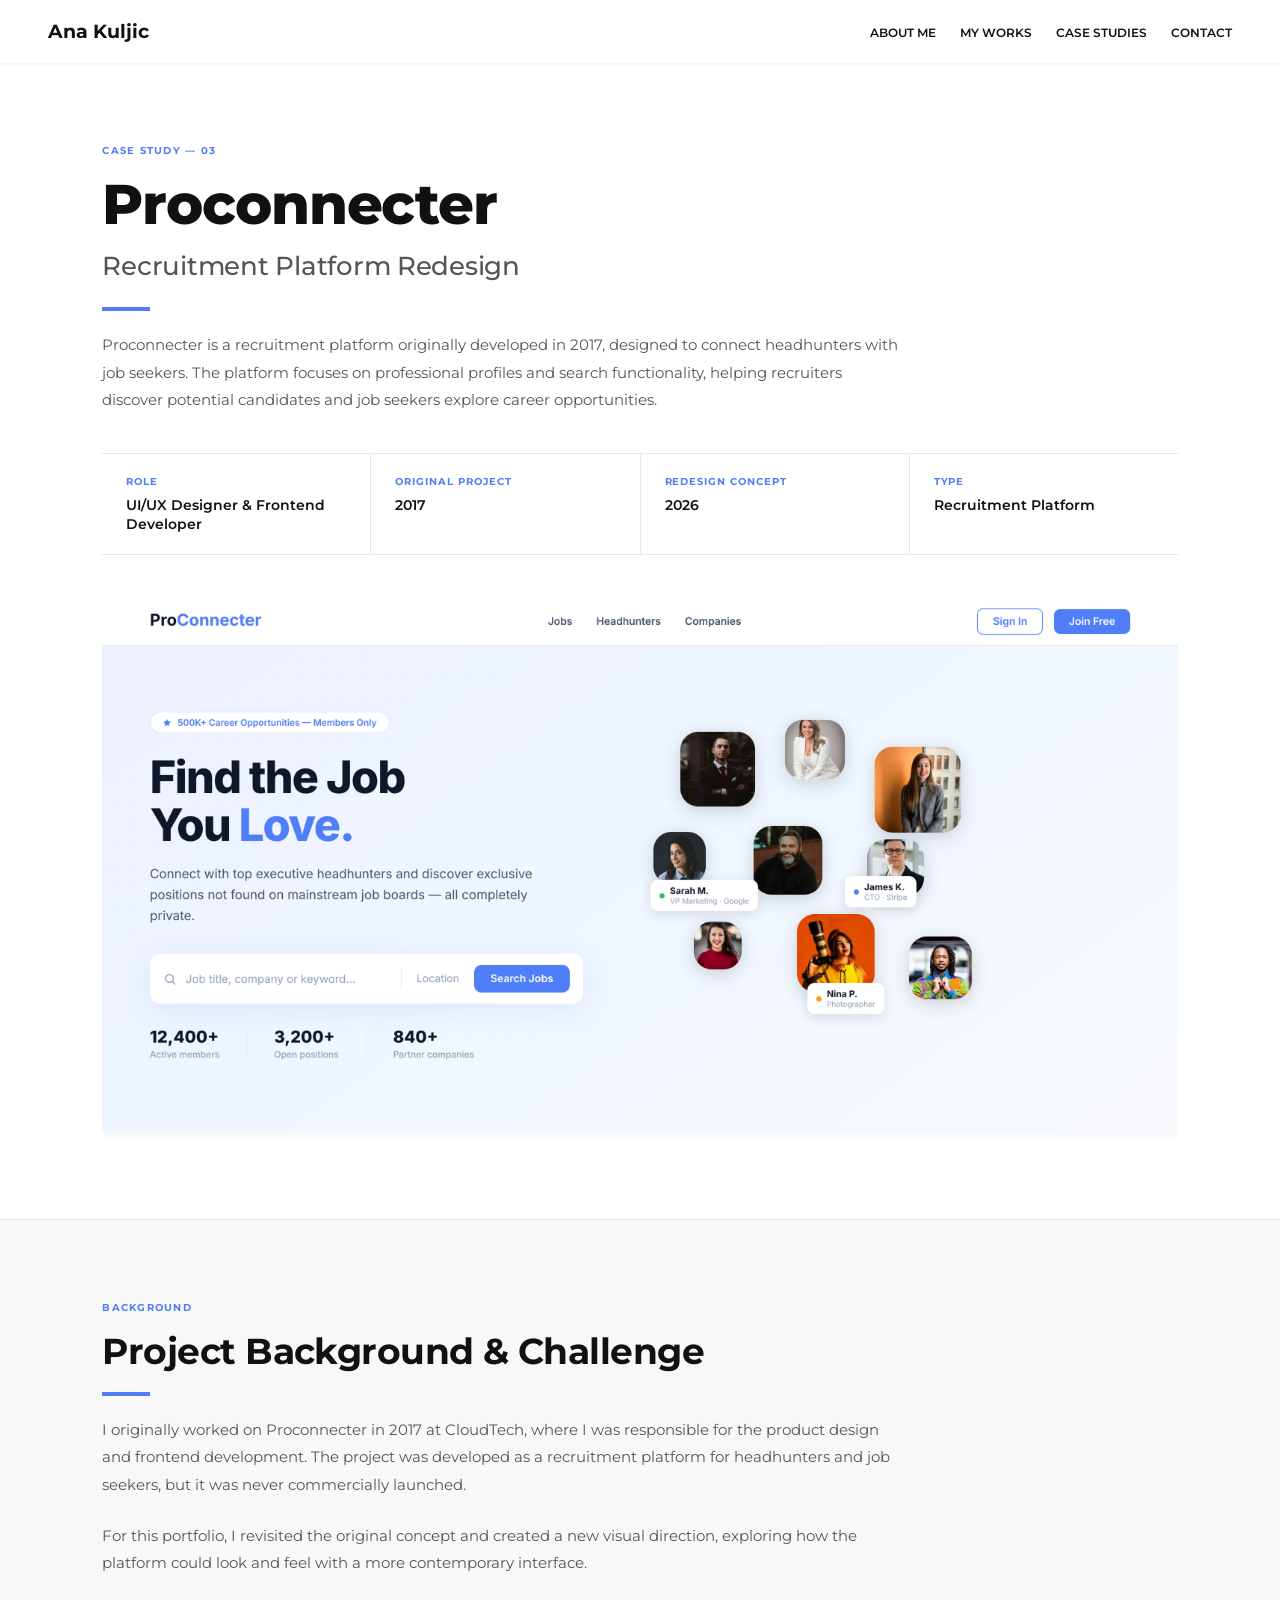
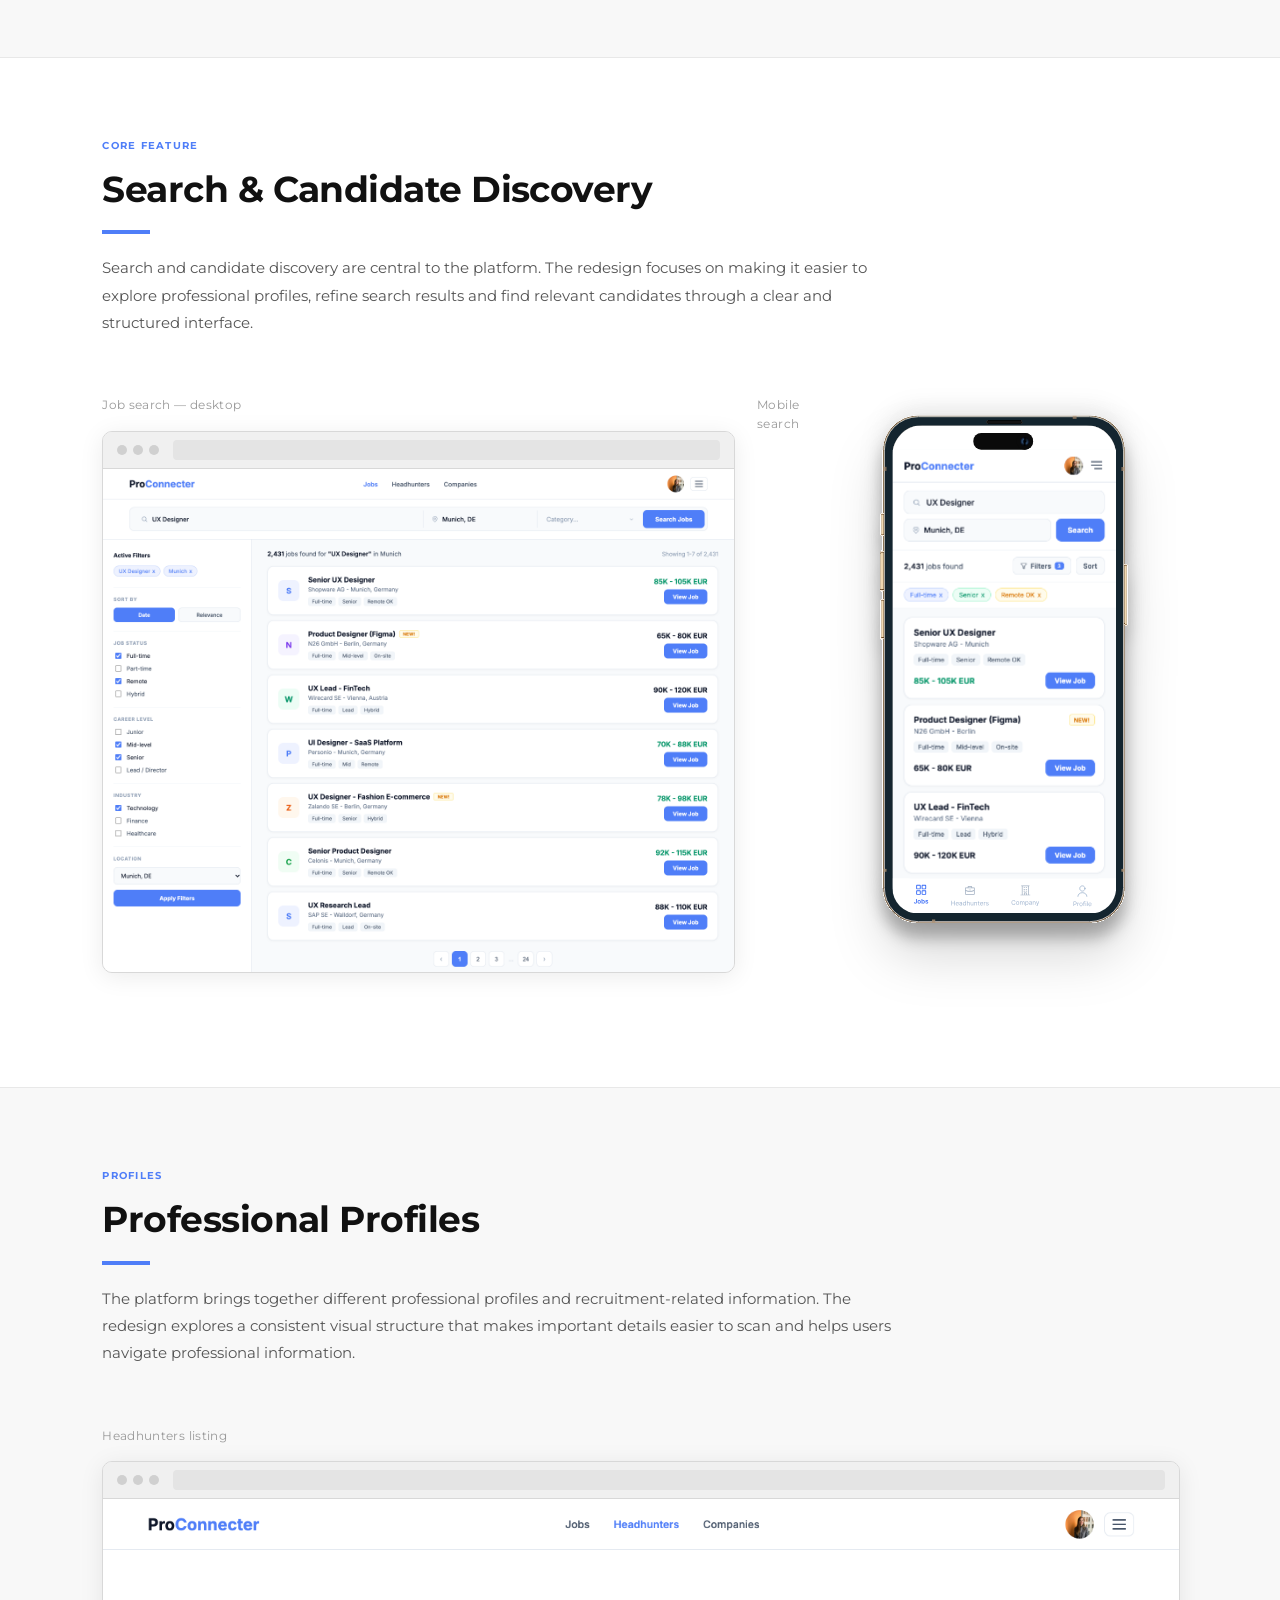
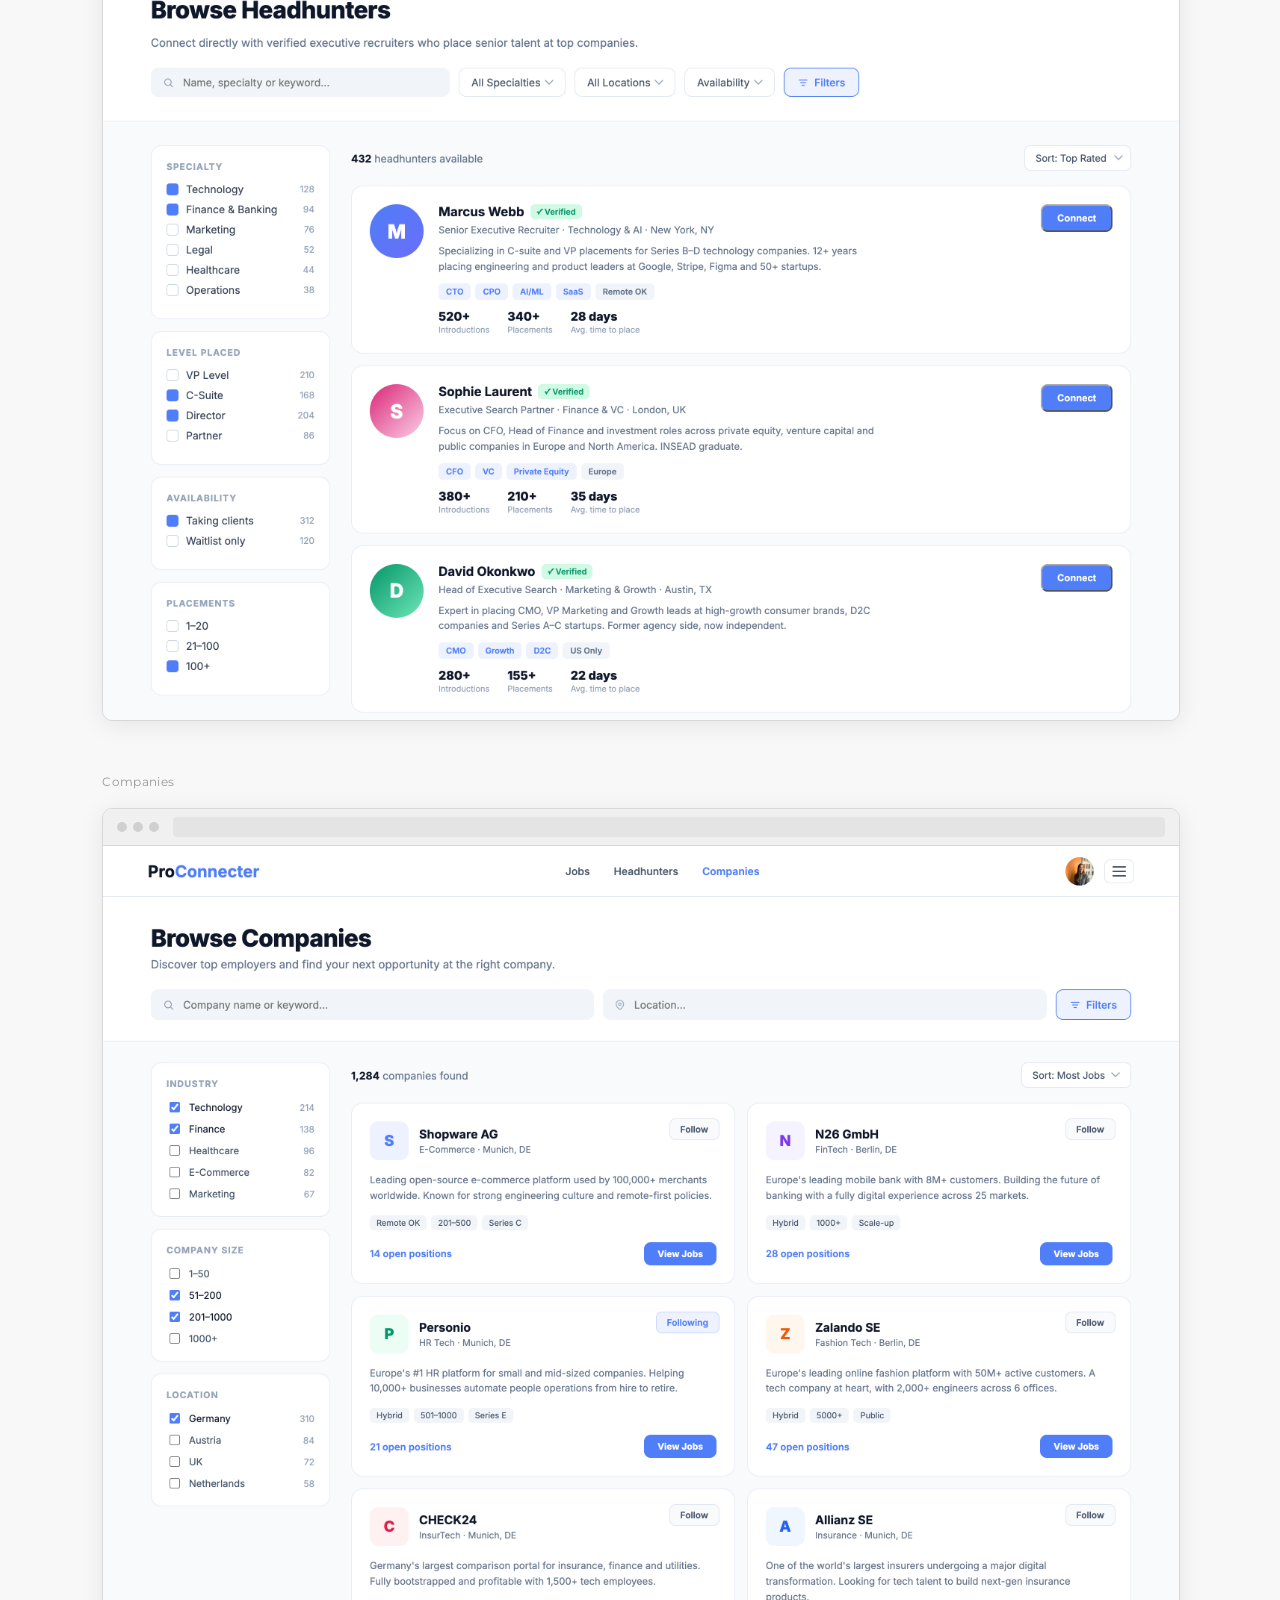
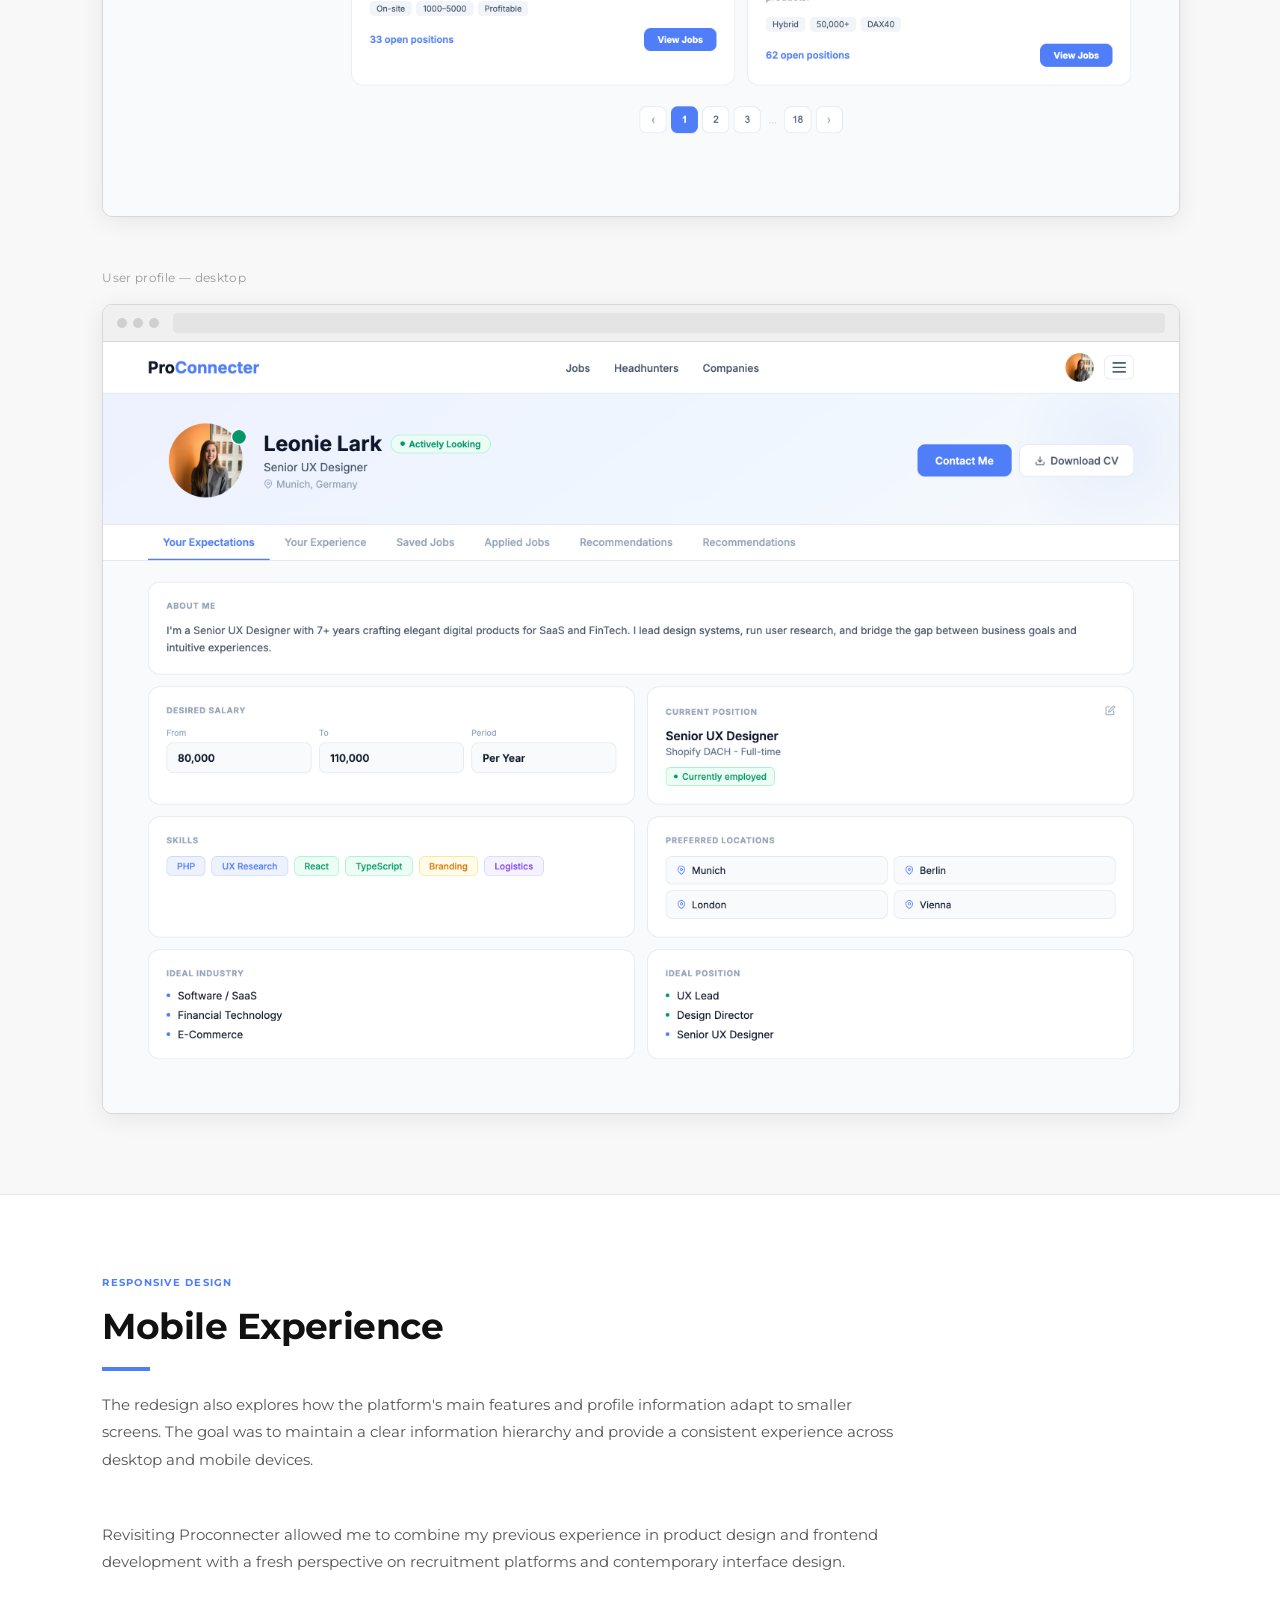
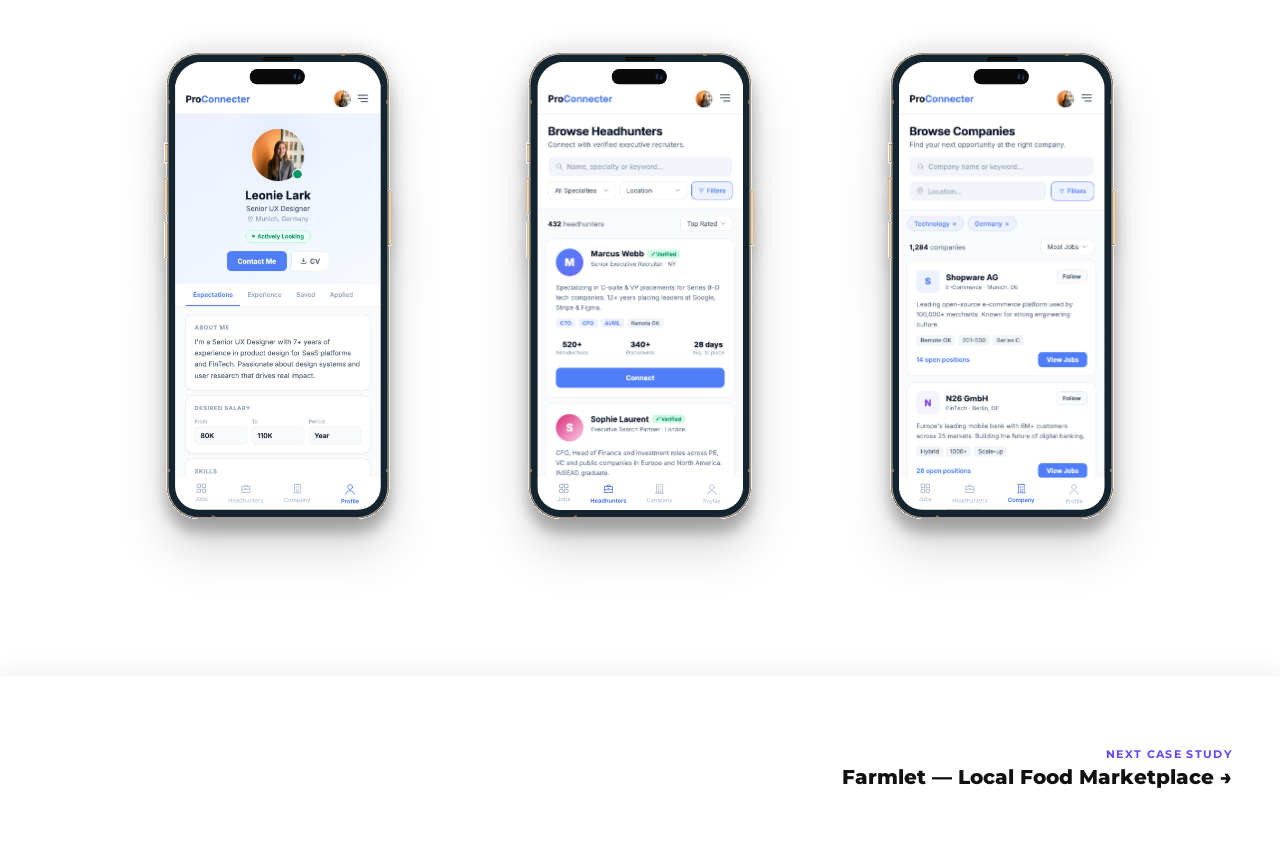
<file: proconnecter.html>
<!doctype html>
<html lang="en">
  <head>
    <meta charset="UTF-8" />
    <meta name="viewport" content="width=device-width, initial-scale=1.0" />
    <title>Proconnecter — Case Study — Ana Kuljic</title>
    <link rel="preconnect" href="https://fonts.googleapis.com" />
    <link rel="preconnect" href="https://fonts.gstatic.com" crossorigin />
    <link
      href="https://fonts.googleapis.com/css2?family=Montserrat:wght@400;500;600;700;800&display=swap"
      rel="stylesheet"
    />
    <link rel="stylesheet" href="css/style.css" />
  </head>
  <body class="csp" style="--csp-accent: #4f7ef8;">

    <!-- ── Navigation ──────────────────────────── -->
    <nav class="navbar">
      <a href="index.html" class="logo" style="text-decoration:none;color:inherit;">Ana Kuljic</a>
      <button class="nav-toggle" type="button" aria-label="Open menu" aria-expanded="false">
        <span class="nav-toggle__line"></span>
        <span class="nav-toggle__line"></span>
        <span class="nav-toggle__line"></span>
      </button>
      <ul class="nav-links">
        <li><a href="index.html#about">About Me</a></li>
        <li><a href="index.html#works">My Works</a></li>
        <li><a href="case-studies.html">Case Studies</a></li>
        <li><a href="index.html#contact">Contact</a></li>
      </ul>
    </nav>

    <!-- ══════════════════════════════════════════
         01  HERO
    ══════════════════════════════════════════ -->
    <section class="csp-section" style="padding-bottom:0;">
      <div class="csp-wrap">
        <span class="csp-label">Case Study — 03</span>
        <h1 class="csp-h1">Proconnecter</h1>
        <p class="csp-h1-sub">Recruitment Platform Redesign</p>
        <span class="csp-accent-line"></span>
        <p class="csp-body csp-body--wide">
          Proconnecter is a recruitment platform originally developed in 2017, designed to connect headhunters with job seekers. The platform focuses on professional profiles and search functionality, helping recruiters discover potential candidates and job seekers explore career opportunities.
        </p>

        <div class="csp-meta">
          <div class="csp-meta-item">
            <div class="csp-meta-item__label">Role</div>
            <div class="csp-meta-item__value">UI/UX Designer &amp; Frontend Developer</div>
          </div>
          <div class="csp-meta-item">
            <div class="csp-meta-item__label">Original Project</div>
            <div class="csp-meta-item__value">2017</div>
          </div>
          <div class="csp-meta-item">
            <div class="csp-meta-item__label">Redesign Concept</div>
            <div class="csp-meta-item__value">2026</div>
          </div>
          <div class="csp-meta-item">
            <div class="csp-meta-item__label">Type</div>
            <div class="csp-meta-item__value">Recruitment Platform</div>
          </div>
        </div>
      </div>

      <!-- Hero image -->
      <div style="padding-inline: var(--csp-gutter); max-width: var(--csp-max); margin-inline: auto; padding-bottom: 5rem;">
        <img
          src="images/case_study_proconnecter/hero.png"
          alt="Proconnecter — hero screenshot"
          style="width:100%; display:block; border-radius:8px;"
        />
      </div>
    </section>

    <hr class="csp-divider" />

    <!-- ══════════════════════════════════════════
         02  PROJECT BACKGROUND & CHALLENGE
    ══════════════════════════════════════════ -->
    <section class="csp-section">
      <div class="csp-wrap">
        <span class="csp-label">Background</span>
        <h2 class="csp-h2">Project Background &amp; Challenge</h2>
        <span class="csp-accent-line"></span>
        <p class="csp-body csp-body--wide" style="margin-bottom:1.5rem;">
          I originally worked on Proconnecter in 2017 at CloudTech, where I was responsible for the product design and frontend development. The project was developed as a recruitment platform for headhunters and job seekers, but it was never commercially launched.
        </p>
        <p class="csp-body csp-body--wide">
          For this portfolio, I revisited the original concept and created a new visual direction, exploring how the platform could look and feel with a more contemporary interface.
        </p>
      </div>
    </section>

    <hr class="csp-divider" />

    <!-- ══════════════════════════════════════════
         03  SEARCH & CANDIDATE DISCOVERY
    ══════════════════════════════════════════ -->
    <section class="csp-section">
      <div class="csp-wrap">
        <span class="csp-label">Core Feature</span>
        <h2 class="csp-h2">Search &amp; Candidate Discovery</h2>
        <span class="csp-accent-line"></span>
        <p class="csp-body csp-body--wide" style="margin-bottom:3rem;">
          Search and candidate discovery are central to the platform. The redesign focuses on making it easier to explore professional profiles, refine search results and find relevant candidates through a clear and structured interface.
        </p>

        <div class="csp-cols csp-cols--wide" style="align-items:flex-start; gap:1.5rem;">
          <div>
            <span class="csp-caption" style="display:block; margin-bottom:1rem;">Job search — desktop</span>
            <div class="csp-browser">
              <div class="csp-browser__bar">
                <span class="csp-browser__dot"></span>
                <span class="csp-browser__dot"></span>
                <span class="csp-browser__dot"></span>
                <span class="csp-browser__url"></span>
              </div>
              <div class="csp-browser__content">
                <img src="images/case_study_proconnecter/job-search.png" alt="Proconnecter — job search" />
              </div>
            </div>
          </div>
          <div style="display:flex; justify-content:center;">
            <span class="csp-caption" style="display:block; margin-bottom:1rem;">Mobile search</span>
            <div class="csp-phone" style="max-width:100%;">
              <img src="images/case_study_proconnecter/mobile-jobs.svg" alt="Proconnecter — mobile search" />
            </div>
          </div>
        </div>

      </div>
    </section>

    <hr class="csp-divider" />

    <!-- ══════════════════════════════════════════
         04  PROFESSIONAL PROFILES
    ══════════════════════════════════════════ -->
    <section class="csp-section">
      <div class="csp-wrap">
        <span class="csp-label">Profiles</span>
        <h2 class="csp-h2">Professional Profiles</h2>
        <span class="csp-accent-line"></span>
        <p class="csp-body csp-body--wide" style="margin-bottom:3rem;">
          The platform brings together different professional profiles and recruitment-related information. The redesign explores a consistent visual structure that makes important details easier to scan and helps users navigate professional information.
        </p>

        <div style="display:flex; flex-direction:column; gap:2.5rem;">
          <div>
            <span class="csp-caption" style="display:block; margin-bottom:1rem;">Headhunters listing</span>
            <div class="csp-browser">
              <div class="csp-browser__bar">
                <span class="csp-browser__dot"></span>
                <span class="csp-browser__dot"></span>
                <span class="csp-browser__dot"></span>
                <span class="csp-browser__url"></span>
              </div>
              <div class="csp-browser__content">
                <img src="images/case_study_proconnecter/headhunters.png" alt="Proconnecter — headhunters" />
              </div>
            </div>
          </div>
          <div>
            <span class="csp-caption" style="display:block; margin-bottom:1rem;">Companies</span>
            <div class="csp-browser">
              <div class="csp-browser__bar">
                <span class="csp-browser__dot"></span>
                <span class="csp-browser__dot"></span>
                <span class="csp-browser__dot"></span>
                <span class="csp-browser__url"></span>
              </div>
              <div class="csp-browser__content">
                <img src="images/case_study_proconnecter/companies.png" alt="Proconnecter — companies" />
              </div>
            </div>
          </div>
          <div>
            <span class="csp-caption" style="display:block; margin-bottom:1rem;">User profile — desktop</span>
            <div class="csp-browser">
              <div class="csp-browser__bar">
                <span class="csp-browser__dot"></span>
                <span class="csp-browser__dot"></span>
                <span class="csp-browser__dot"></span>
                <span class="csp-browser__url"></span>
              </div>
              <div class="csp-browser__content">
                <img src="images/case_study_proconnecter/user-profile.png" alt="Proconnecter — user profile" />
              </div>
            </div>
          </div>
        </div>

      </div>
    </section>

    <hr class="csp-divider" />

    <!-- ══════════════════════════════════════════
         05  RESPONSIVE DESIGN & FINAL SCREENS
    ══════════════════════════════════════════ -->
    <section class="csp-section">
      <div class="csp-wrap">
        <span class="csp-label">Responsive Design</span>
        <h2 class="csp-h2">Mobile Experience</h2>
        <span class="csp-accent-line"></span>
        <p class="csp-body csp-body--wide" style="margin-bottom:3rem;">
          The redesign also explores how the platform's main features and profile information adapt to smaller screens. The goal was to maintain a clear information hierarchy and provide a consistent experience across desktop and mobile devices.
        </p>

        <p class="csp-body csp-body--wide" style="margin-bottom:3rem;">
          Revisiting Proconnecter allowed me to combine my previous experience in product design and frontend development with a fresh perspective on recruitment platforms and contemporary interface design.
        </p>

        <div style="display:flex; gap:0.75rem; justify-content:center; flex-wrap:wrap; align-items:flex-start;">
          <div class="csp-phone" style="max-width:320px; flex:1;">
            <img src="images/case_study_proconnecter/mobile-profil.svg" alt="Proconnecter — mobile profile" />
          </div>
          <div class="csp-phone" style="max-width:320px; flex:1;">
            <img src="images/case_study_proconnecter/mobile-headhunters.svg" alt="Proconnecter — mobile headhunters" />
          </div>
          <div class="csp-phone" style="max-width:320px; flex:1;">
            <img src="images/case_study_proconnecter/mobile-copany.svg" alt="Proconnecter — mobile companies" />
          </div>
        </div>

      </div>
    </section>

    <!-- ── Next Case Study ──────────────────────── -->
    <div class="cs-next">
      <span class="cs-next__label">Next Case Study</span>
      <a href="farmlet.html" class="cs-next__link">
        Farmlet — Local Food Marketplace <span>→</span>
      </a>
    </div>

    <script src="js/main.js"></script>
  </body>
</html>
</file>
<file: css/style.css>
body {
  font-family:
    "Montserrat",
    system-ui,
    -apple-system,
    BlinkMacSystemFont,
    sans-serif;
  margin: 0;
  line-height: 1.6;
  color: #111;
  overflow-x: hidden;
}

:root {
  --container-max: 1600px;
  --page-gutter: max(2rem, calc((100% - var(--container-max)) / 2));
}

@media (max-width: 1440px) {
  :root {
    --page-gutter: clamp(2rem, 4vw, 3rem);
  }
}

body > header,
body > section {
  width: 100%;
  max-width: none;
  box-sizing: border-box;
  padding-left: var(--page-gutter);
  padding-right: var(--page-gutter);
}

body > header {
  background: #f8f8f8;
}

body > header.hero {
  padding-top: 0 !important;
  padding-bottom: 0 !important;
}

@media (min-width: 769px) {
  body > header.hero {
    padding-right: 0 !important;
  }
}

body > section:nth-of-type(odd) {
  background: #ffffff;
}

body > section:nth-of-type(even) {
  background: #f8f8f8;
}

.navbar {
  display: flex;
  justify-content: space-between;
  align-items: center;
  padding: 1rem var(--page-gutter);
  background: #fff;
  box-shadow: 0 2px 4px rgba(0, 0, 0, 0.05);
  position: sticky;
  top: 0;
  z-index: 100;
}

.nav-toggle {
  display: none;
  flex-direction: column;
  justify-content: center;
  gap: 5px;
  width: 2.5rem;
  height: 2.5rem;
  padding: 0;
  border: none;
  background: transparent;
  cursor: pointer;
}

.nav-toggle__line {
  display: block;
  width: 1.5rem;
  height: 2px;
  background: #111;
  border-radius: 1px;
  transition:
    transform 0.3s ease,
    opacity 0.3s ease;
}

.navbar--open .nav-toggle__line:nth-child(1) {
  transform: translateY(7px) rotate(45deg);
}

.navbar--open .nav-toggle__line:nth-child(2) {
  opacity: 0;
}

.navbar--open .nav-toggle__line:nth-child(3) {
  transform: translateY(-7px) rotate(-45deg);
}

.navbar .logo {
  font-weight: bold;
  font-size: 1.2rem;
}

.nav-links {
  list-style: none;
  display: flex;
  gap: 1.5rem;
  margin: 0;
  padding: 0;
}

.nav-links li a {
  position: relative;
  display: inline-block;
  text-decoration: none;
  color: #111;
  font-weight: 600;
  text-transform: uppercase;
  font-size: 12px;
}

.nav-links li a::after {
  content: "";
  position: absolute;
  left: 0;
  bottom: -3px;
  width: 0;
  height: 2px;
  background: #6344ff;
  transition: width 0.3s ease;
}

.nav-links li a:hover {
  color: #111;
}

.nav-links li a:hover::after {
  width: 100%;
}

@media (max-width: 768px) {
  :root {
    --page-gutter: 1.5rem;
  }

  .nav-toggle {
    display: flex;
  }

  .nav-links {
    position: absolute;
    top: 100%;
    right: 0;
    left: auto;
    flex-direction: column;
    align-items: flex-end;
    gap: 0.25rem;
    width: max-content;
    min-width: 11rem;
    padding: 1rem 1.5rem;
    background: #fff;
    box-shadow: 0 8px 24px rgba(0, 0, 0, 0.08);
    transform: translateX(110%);
    opacity: 0;
    visibility: hidden;
    pointer-events: none;
    transition:
      transform 0.3s ease,
      opacity 0.3s ease,
      visibility 0.3s ease;
  }

  .navbar--open .nav-links {
    transform: translateX(0);
    opacity: 1;
    visibility: visible;
    pointer-events: auto;
  }

  .nav-links li {
    width: 100%;
    text-align: right;
  }

  .nav-links li a {
    display: inline-block;
    padding: 0.65rem 0;
    text-align: right;
  }
}

.hero {
  display: flex;
  align-items: stretch;
  min-height: 100vh;
  min-height: 100dvh;
  padding-block: 0;
  max-width: none;
  margin: 0;
  box-sizing: border-box;
  overflow: hidden;
}

.hero .container.hero__layout {
  display: grid;
  grid-template-columns: minmax(0, 1fr) auto;
  align-items: stretch;
  gap: clamp(1.5rem, 4vw, 3rem);
  width: 100%;
  max-width: none;
  margin: 0;
  min-height: 100vh;
  min-height: 100dvh;
}

.hero__content {
  display: flex;
  flex-direction: column;
  justify-content: center;
  min-width: 0;
  min-height: 100vh;
  min-height: 100dvh;
}

.hero__mosaic {
  display: flex;
  align-items: stretch;
  justify-content: flex-end;
  align-self: stretch;
  min-width: 0;
  height: 100vh;
  height: 100dvh;
}

.hero__mosaic-grid {
  display: grid;
  grid-template-columns: repeat(3, 1fr);
  grid-template-rows: repeat(4, 1fr);
  width: calc(100vh * 3 / 4);
  width: calc(100dvh * 3 / 4);
  height: 100%;
  max-width: none;
  aspect-ratio: unset;
}

.hero__tile {
  width: 100%;
  height: 100%;
  opacity: 0;
  transform: translate(48vw, -42vh);
  animation: hero-tile-assemble 1.25s cubic-bezier(0.22, 1, 0.36, 1) forwards;
  will-change: transform, opacity;
}

.hero__tile--purple {
  background: #6344ff;
}

.hero__tile--dark {
  background: #2e2e36;
}

.hero__tile--grey {
  background: #d4d4d4;
}

.hero__tile--lavender {
  background: #eceaf8;
}

.hero__tile--round-tr {
  border-top-right-radius: 42%;
}

.hero__tile--round-tl {
  border-top-left-radius: 42%;
}

.hero__tile--round-bl {
  border-bottom-left-radius: 42%;
}

.hero__tile--photo {
  position: relative;
  border-radius: 50%;
  overflow: hidden;
  background: #d4d4d4;
}

.hero__tile--photo::after {
  content: "";
  position: absolute;
  inset: 0;
  background: rgba(99, 68, 255, 0.4);
  mix-blend-mode: multiply;
  pointer-events: none;
}

.hero__tile--photo img {
  display: block;
  width: 100%;
  height: 100%;
  object-fit: cover;
  filter: grayscale(100%);
}

.hero__mosaic-grid .hero__tile:nth-child(1) {
  animation-delay: 0.3s;
}
.hero__mosaic-grid .hero__tile:nth-child(2) {
  animation-delay: 0.45s;
}
.hero__mosaic-grid .hero__tile:nth-child(3) {
  animation-delay: 0.6s;
}
.hero__mosaic-grid .hero__tile:nth-child(4) {
  animation-delay: 0.95s;
}
.hero__mosaic-grid .hero__tile:nth-child(5) {
  animation-delay: 1.1s;
}
.hero__mosaic-grid .hero__tile:nth-child(6) {
  animation-delay: 1.25s;
}
.hero__mosaic-grid .hero__tile:nth-child(7) {
  animation-delay: 1.6s;
}
.hero__mosaic-grid .hero__tile:nth-child(8) {
  animation-delay: 1.75s;
}
.hero__mosaic-grid .hero__tile:nth-child(9) {
  animation-delay: 1.9s;
}
.hero__mosaic-grid .hero__tile:nth-child(10) {
  animation-delay: 2.25s;
}
.hero__mosaic-grid .hero__tile:nth-child(11) {
  animation-delay: 2.4s;
}
.hero__mosaic-grid .hero__tile:nth-child(12) {
  animation-delay: 2.55s;
}

@keyframes hero-tile-assemble {
  from {
    opacity: 0;
    transform: translate(48vw, -42vh);
  }

  to {
    opacity: 1;
    transform: translate(0, 0);
  }
}

.hero .container {
  width: 100%;
}

.hero__label {
  margin: 0 0 0.25rem;
  font-size: 1.125rem;
  font-weight: 700;
  color: #000;
}

.hero__title {
  margin: 0;
  font-size: clamp(4rem, 12vw, 7.5rem);
  font-weight: 800;
  line-height: 1;
  letter-spacing: -0.02em;
  color: #000;
}

.hero__accent {
  display: block;
  width: 4.5rem;
  height: 6px;
  margin: 2.5rem 0;
  background: #6344ff;
}

.hero__name {
  margin: 0 0 0.75rem;
  font-size: 1.75rem;
  font-weight: 700;
  color: #000;
}

.hero__role {
  margin: 0;
  font-size: 0.875rem;
  font-weight: 400;
  letter-spacing: 0.04em;
  color: #000;
}

@media (min-width: 769px) and (max-width: 1320px) {
  .hero__title {
    font-size: clamp(2.75rem, 6vw, 4.5rem);
  }

  .hero__name {
    font-size: 1.5rem;
  }

  .hero__label {
    font-size: 1rem;
  }

  .hero__accent {
    margin: 1.75rem 0;
  }
}

@media (max-width: 768px) {
  body > header.hero {
    padding-right: var(--page-gutter) !important;
  }

  .hero {
    min-height: auto;
  }

  .hero .container.hero__layout {
    grid-template-columns: 1fr;
    gap: 2.5rem;
    min-height: auto;
  }

  .hero__content {
    min-height: auto;
    padding-top: 4rem;
    padding-bottom: 2rem;
  }

  .hero__mosaic {
    justify-content: stretch;
    width: 100%;
    height: auto;
    margin-right: 0;
  }

  .hero__mosaic-grid {
    grid-template-columns: repeat(3, 1fr);
    grid-template-rows: repeat(3, 1fr);
    width: 100%;
    max-width: none;
    height: auto;
    aspect-ratio: 1;
  }

  .hero__mosaic-grid .hero__tile:nth-child(1) {
    grid-column: 1;
    grid-row: 1;
  }
  .hero__mosaic-grid .hero__tile:nth-child(2) {
    grid-column: 2;
    grid-row: 1;
  }
  .hero__mosaic-grid .hero__tile:nth-child(3) {
    grid-column: 3;
    grid-row: 1;
  }
  .hero__mosaic-grid .hero__tile:nth-child(4) {
    grid-column: 1;
    grid-row: 2;
  }
  .hero__mosaic-grid .hero__tile--photo {
    grid-column: 2;
    grid-row: 2;
  }
  .hero__mosaic-grid .hero__tile:nth-child(6) {
    grid-column: 3;
    grid-row: 2;
  }
  .hero__mosaic-grid .hero__tile:nth-child(7) {
    grid-column: 1;
    grid-row: 3;
  }
  .hero__mosaic-grid .hero__tile:nth-child(5) {
    grid-column: 2;
    grid-row: 3;
  }
  .hero__mosaic-grid .hero__tile:nth-child(9) {
    grid-column: 3;
    grid-row: 3;
  }

  .hero__mosaic-grid .hero__tile:nth-child(10),
  .hero__mosaic-grid .hero__tile:nth-child(11),
  .hero__mosaic-grid .hero__tile:nth-child(12) {
    display: none;
  }

  .hero__tile {
    transform: translate(36vw, -28vh);
  }

  @keyframes hero-tile-assemble {
    from {
      opacity: 0;
      transform: translate(36vw, -28vh);
    }

    to {
      opacity: 1;
      transform: translate(0, 0);
    }
  }

  .hero__accent {
    margin: 2rem 0;
  }

  .hero__title {
    font-size: clamp(3rem, 16vw, 4.5rem);
  }
}

.container {
  width: 100%;
  max-width: var(--container-max);
  margin: 0 auto;
  box-sizing: border-box;
}

.section {
  padding-block: 8rem;
  max-width: none;
  margin: 0;
}

.about {
  padding-block: 10rem;
}

.about__content {
  display: grid;
  grid-template-columns: minmax(0, 1.55fr) minmax(0, 1fr);
  gap: 4rem 5rem;
  align-items: center;
}

.about__title {
  margin: 0;
  font-size: clamp(2rem, 4vw, 2.5rem);
  font-weight: 700;
  color: #111;
}

.about__accent {
  display: block;
  width: 4.5rem;
  height: 6px;
  margin: 1.25rem 0 1.75rem;
  background: #6344ff;
}

.about__image {
  position: relative;
  width: 100%;
  max-width: 360px;
  aspect-ratio: 1;
  margin-left: auto;
  justify-self: end;
}

.about__image-bg {
  position: absolute;
  top: 0;
  right: 0;
  width: 85%;
  aspect-ratio: 1;
  background: #6344ff;
  z-index: 1;
}

.about__photo-wrap {
  position: absolute;
  bottom: 0;
  left: 0;
  width: 85%;
  aspect-ratio: 1;
  overflow: hidden;
  z-index: 2;
}

.about__photo-wrap::after {
  content: "";
  position: absolute;
  inset: 0;
  background: rgba(99, 68, 255, 0.45);
  mix-blend-mode: multiply;
  pointer-events: none;
}

.about__photo {
  display: block;
  width: 100%;
  height: 100%;
  object-fit: cover;
  filter: grayscale(100%);
}

.about__text {
  color: #333;
  font-size: 1rem;
  line-height: 1.75;
}

.about__bio {
  margin: 0 0 2.5rem;
}

.about__block {
  margin-bottom: 2rem;
}

.about__block:last-child {
  margin-bottom: 0;
}

.about__block h3 {
  margin: 0 0 0.5rem;
  font-size: 1rem;
  font-weight: 700;
  color: #111;
}

.about__block p {
  margin: 0;
}

@media (max-width: 768px) {
  .about {
    padding-block: 3rem;
  }

  .about__title {
    font-size: 2rem;
  }

  .about__content {
    grid-template-columns: 1fr;
    gap: 2.5rem;
  }

  .about__image {
    max-width: 280px;
    margin: 0 auto;
    justify-self: center;
  }
}

.projects {
  display: flex;
  flex-wrap: wrap;
  gap: 1.5rem;
}

.project-card {
  background: #f5f5f5;
  padding: 1rem;
  border-radius: 6px;
  flex: 1 1 250px;
}

.work {
  padding-block-start: 6rem;
  padding-block-end: 0;
  font-family: "Poppins", "Montserrat", sans-serif;
}

.work--farmlet,
.work--fuelerate,
.work--groupfun,
.work--flow,
.work--waevio,
.work--proconnecter {
  padding-bottom: 6rem;
}

.work__header {
  display: flex;
  align-items: center;
  gap: 1.5rem;
  margin-bottom: 5rem;
}

.work__number {
  font-size: clamp(3rem, 8vw, 5rem);
  font-weight: 700;
  line-height: 1;
  color: #000;
  flex-shrink: 0;
}

.work__line {
  flex-grow: 1;
  height: 1px;
  background: #d9d9d9;
  display: none;
}

.work__content {
  display: grid;
  grid-template-columns: 0.95fr 1.05fr;
  gap: 3rem;
  align-items: start;
}

.work__title {
  margin: 0;
  font-size: clamp(2rem, 5vw, 3rem);
  font-weight: 700;
  line-height: 1.1;
  color: #000;
}

.work__accent {
  display: block;
  width: 4.5rem;
  height: 6px;
  margin: 1.25rem 0 1.75rem;
  background: #6344ff;
}

.work__desc {
  margin: 0 0 2rem 0;
  font-size: 0.95rem;
  line-height: 1.75;
  color: #555;
  max-width: 420px;
}

.work__meta {
  margin-bottom: 2rem;
}

.work__meta:last-child {
  margin-bottom: 0;
}

.work__meta-title {
  display: flex;
  align-items: center;
  gap: 0.5rem;
  margin: 0 0 1rem;
  font-size: 0.95rem;
  font-weight: 600;
  color: #111;
  letter-spacing: 0.02em;
}

.work__bullet {
  width: 10px;
  height: 10px;
  background: #6344ff;
  flex-shrink: 0;
}

.work__tools {
  display: flex;
  gap: 0.75rem;
  list-style: none;
  margin: 0;
  padding: 0;
}

.work__tools li {
  display: flex;
}

.work__case-link {
  display: inline-flex;
  align-items: center;
  gap: 0.5rem;
  margin-top: 2rem;
  font-size: 0.75rem;
  font-weight: 700;
  letter-spacing: 0.08em;
  text-transform: uppercase;
  text-decoration: none;
  color: #6344ff;
  border-bottom: 2px solid #6344ff;
  padding-bottom: 2px;
  transition: gap 0.2s ease, opacity 0.2s ease;
}

.work__case-link:hover {
  gap: 0.85rem;
  opacity: 0.8;
}

.work__typo-label {
  margin: 0 0 0.75rem;
  font-size: 0.875rem;
  color: #333;
}

.work__weights {
  display: flex;
  flex-wrap: wrap;
  gap: 0.5rem;
  margin-bottom: 0.75rem;
}

.work__weights span {
  padding: 0.25rem 0.75rem;
  font-size: 0.75rem;
  color: #4a7fb5;
  background: #e8f2fb;
  border-radius: 999px;
}

.work__sample {
  margin: 0;
  font-size: 0.875rem;
  color: #333;
}

.work__colors {
  display: flex;
  flex-wrap: wrap;
  gap: 1rem 1.25rem;
  list-style: none;
  margin: 0;
  padding: 0;
}

.work__colors li {
  display: flex;
  flex-direction: column;
  align-items: center;
  gap: 0.35rem;
}

.work__swatch {
  width: 48px;
  height: 48px;
  border-radius: 4px;
}

.work__hex {
  font-size: 0.7rem;
  color: #555;
}

.work__content--wide-mockup {
  grid-template-columns: 0.82fr 1.18fr;
}

.work__palette-label {
  margin: 0 0 0.5rem;
  font-size: 0.8rem;
  font-weight: 600;
  color: #333;
}

.work__palette-label:not(:first-of-type) {
  margin-top: 1rem;
}

.work__colors--main,
.work__colors--neutrals,
.work__colors--others {
  margin-bottom: 0;
}

.work__swatch--main {
  width: 56px;
  height: 56px;
}

.work__swatch--other {
  width: 40px;
  height: 40px;
}

.work__typo-block {
  margin-bottom: 1.25rem;
}

.work__typo-block:last-child {
  margin-bottom: 0;
}

.work__sample--serif {
  font-family: "Playfair Display", Georgia, serif;
  font-weight: 700;
}

.work__sample--sans {
  font-family: "Open Sans", sans-serif;
}

.work__sample--unbounded {
  font-family: "Unbounded", sans-serif;
  font-weight: 700;
  font-size: 0.8rem;
}

.work__sample--karla {
  font-family: "Karla", sans-serif;
}

.work__sample--inter {
  font-family: "Inter", sans-serif;
}

.work__goals-list {
  margin: 0;
  padding-left: 1.25rem;
  font-size: 0.875rem;
  line-height: 1.75;
  color: #555;
  max-width: 380px;
}

.work__goals-list li {
  margin-bottom: 0.75rem;
}

.work__goals-list li:last-child {
  margin-bottom: 0;
}

.work__goals-list strong {
  color: #111;
}

.flow__header,
.waevio__header,
.lume__header {
  display: flex;
  align-items: center;
  gap: 1.5rem;
  margin-bottom: 5rem;
}

.flow__layout {
  display: grid;
  grid-template-columns: minmax(0, 1.12fr) minmax(0, 0.88fr);
  gap: 3rem 4rem;
  align-items: center;
}

.flow__gallery {
  display: flex;
  gap: 1.25rem;
  align-items: stretch;
  min-width: 0;
}

.flow__cards {
  flex: 0.4;
  display: flex;
  flex-direction: column;
  gap: 1.25rem;
  min-width: 0;
}

.flow__card {
  flex: 1;
  min-width: 0;
  min-height: 0;
  display: flex;
}

.flow__card img {
  display: block;
  width: 100%;
  height: 100%;
  object-fit: cover;
  border-radius: 24px;
}

.flow__phone-panel {
  flex: 0.6;
  min-width: 0;
  display: flex;
  overflow: hidden;
  border-radius: 24px;
}

.flow__phone-panel img {
  display: block;
  width: 100%;
  height: 100%;
  object-fit: cover;
  border-radius: 24px;
}

.flow__info {
  min-width: 0;
}

.work__title--flow {
  font-size: clamp(1.75rem, 3.5vw, 2.5rem);
}

/* .work--flow .flow__info .work__desc {
    margin-bottom: 2rem;
} */

.work--farmlet .work__content,
.work--farmlet .work__content--farmlet {
  grid-template-columns: 1fr 1fr;
  align-items: center;
  gap: 3rem 4rem;
}

/* .work--farmlet .work__info .work__desc {
    margin-bottom: 1.25rem;
} */

/* .work--farmlet .work__info .work__desc:last-child {
    margin-bottom: 0;
} */

.work__title--farmlet {
  font-size: clamp(1.75rem, 3.5vw, 2.5rem);
}

.farmlet__brand,
.farmlet__mockups {
  min-width: 0;
}

.farmlet__mockups {
  min-width: 0;
}

.farmlet__brand img,
.farmlet__mockups img {
  display: block;
  width: 100%;
  height: auto;
}

.farmlet__brand img {
  width: 85%;
  margin-inline: auto;
  border-radius: 24px;
}

.work--circular .work__header {
  margin-bottom: 5rem;
}

.circular__intro {
  display: grid;
  grid-template-columns: minmax(0, 0.85fr) auto minmax(0, 1.15fr);
  gap: 2rem 2.5rem;
  align-items: stretch;
  margin-bottom: 4.5rem;
}

.work__title--circular {
  margin: 0;
  font-size: clamp(1.75rem, 3.5vw, 2.5rem);
  line-height: 1.15;
  max-width: 22rem;
}

.circular__intro-vline {
  display: block;
  width: 6px;
  background: #6344ff;
  border-radius: 2px;
  flex-shrink: 0;
}

.circular__intro-desc {
  margin: 0;
  font-size: 0.95rem;
  line-height: 1.75;
  color: #555;
  max-width: 36rem;
}

.circular__intro-content {
  min-width: 0;
}

.circular__intro-content .work__meta {
  margin-top: 2rem;
  margin-bottom: 0;
}

.circular__showcase {
  display: grid;
  grid-template-columns: minmax(0, 0.88fr) minmax(0, 1.12fr);
  gap: 2rem 2.5rem;
  align-items: center;
}

.circular__laptop,
.circular__hero-card {
  min-width: 0;
}

.circular__laptop img,
.circular__hero-card img {
  display: block;
  width: 100%;
  height: auto;
}

.circular__hero-card {
  background: #f5f0e6;
  border-radius: 20px 20px 0 0;
  overflow: hidden;
  box-shadow: 0 16px 40px rgba(0, 0, 0, 0.08);
}

.work--fuelerate .work__content,
.work--fuelerate .work__content--fuelerate,
.work--groupfun .work__content--groupfun {
  grid-template-columns: 0.6fr 0.4fr;
  align-items: start;
  gap: 3rem 4rem;
}

.work--fuelerate .work__content > *,
.work--groupfun .work__content > * {
  min-width: 0;
}

/* .work--fuelerate .work__info .work__desc {
    margin-bottom: 0;
} */

.work__title--fuelerate {
  font-size: clamp(1.75rem, 3.5vw, 2.5rem);
}

.fuelerate__mockup {
  border-radius: 8px;
  overflow: hidden;
  box-shadow: 0 20px 50px rgba(0, 0, 0, 0.12);
}

.fuelerate__mockup img {
  display: block;
  width: 100%;
  height: auto;
}

.groupfun__mockup img {
  display: block;
  width: auto;
  max-width: 100%;
  height: auto;
  max-height: 700px;
  border-radius: 8px;
}

.work__phone-frame {
  background: #1a1a1a;
  border-radius: 24px;
  padding: 10px 8px;
  box-shadow: 0 16px 40px rgba(0, 0, 0, 0.12);
}

.work__phone-frame img {
  display: block;
  width: 100%;
  height: auto;
  border-radius: 16px;
}

.work__wireframes {
  margin-top: 1rem;
}

.work__wireframes .work__meta-title {
  margin-bottom: 1.25rem;
}

.work__wireframes-panel {
  background: #f0f0f0;
  border-radius: 16px;
  padding: 2rem 1.5rem;
  overflow-x: auto;
}

.work__wireframes-panel img {
  display: block;
  width: 100%;
  min-width: 600px;
  height: auto;
}

.work--lume .container {
  overflow: hidden;
}

.lume__layout {
  display: grid;
  grid-template-columns: minmax(0, 0.42fr) minmax(0, 0.58fr);
  gap: 3rem 4rem;
  align-items: center;
}

.lume__layout > * {
  min-width: 0;
}

.work__title--lume {
  font-size: clamp(1.75rem, 3.5vw, 2.5rem);
}

/* .work--lume .lume__info .work__desc {
    margin-bottom: 2rem;
} */

.lume__screens {
  min-width: 0;
  overflow: hidden;
  display: flex;
  justify-content: center;
}

.lume__screens img,
.lume__screens picture {
  display: block;
  width: 70%;
  height: auto;
}

.lume__screens picture img {
  width: 100%;
}

.work--proconnecter .work__devices-pro {
  position: relative;
  min-height: 420px;
  width: 100%;
}

.work__device-pro {
  position: absolute;
}

.work__device-pro--monitor {
  top: 0;
  right: 0;
  width: 92%;
  z-index: 1;
}

.work__device-frame--monitor {
  background: #2a2a2a;
  border-radius: 8px 8px 0 0;
  padding: 8px 8px 0;
  box-shadow: 0 20px 50px rgba(0, 0, 0, 0.15);
  overflow: hidden;
}

.work__device-frame--monitor img {
  display: block;
  width: 100%;
  height: auto;
  border-radius: 2px 2px 0 0;
}

.work__monitor-stand {
  width: 30%;
  height: 24px;
  margin: 0 auto;
  background: linear-gradient(to bottom, #888, #aaa);
  border-radius: 0 0 4px 4px;
  clip-path: polygon(10% 0, 90% 0, 100% 100%, 0 100%);
}

.work__device-pro--laptop {
  bottom: 8%;
  left: 0;
  width: 72%;
  z-index: 2;
}

.work__device-pro--phone {
  bottom: 0;
  right: 2%;
  width: 26%;
  z-index: 3;
}

.work--waevio .work__content,
.work--waevio .work__content--waevio {
  grid-template-columns: minmax(0, 0.58fr) minmax(0, 0.42fr);
  align-items: center;
  gap: 3rem 4rem;
}

.work--waevio .work__content > * {
  min-width: 0;
}

.work__title--waevio {
  font-size: clamp(1.75rem, 3.5vw, 2.5rem);
}

/* .work--waevio .work__info .work__desc {
    margin-bottom: 0;
} */

.waevio__screens img {
  display: block;
  width: 100%;
  height: auto;
}

body > section.work--print {
  padding-top: 0;
  padding-bottom: 0;
}

.work--print {
  padding-block: 0;
}

.print__layout {
  display: grid;
  grid-template-columns: minmax(0, 0.42fr) minmax(0, 0.58fr);
  align-items: stretch;
  gap: 0;
  min-height: 0;
}

.print__left {
  min-width: 0;
  padding: 0 2rem 0 0;
  display: flex;
  flex-direction: column;
  justify-content: center;
}

.work__title--print {
  font-size: clamp(1.75rem, 3.5vw, 2.5rem);
}

.print__showcase {
  background: #efefef;
  overflow: hidden;
  min-height: 100%;
  align-self: stretch;
}

.print__showcase img {
  display: block;
  width: 100%;
  height: 100%;
  object-fit: cover;
  object-position: center;
}

.work__goals {
  margin: 0;
  font-size: 0.875rem;
  line-height: 1.75;
  color: #555;
  max-width: 380px;
}

.work__mockup-scroll {
  border-radius: 8px;
  overflow: hidden;
  box-shadow: 0 20px 50px rgba(0, 0, 0, 0.12);
}

.work__mockup-scroll img {
  display: block;
  width: 100%;
  height: auto;
}

.work--scroll .work__title {
  font-size: clamp(1.5rem, 4vw, 2.25rem);
}

.work__mockups {
  position: relative;
  min-height: 520px;
}

.work__slider {
  display: flex;
  align-items: center;
  gap: 1.5rem;
  min-height: 520px;
}

.work__slider-slides {
  position: relative;
  flex: 1;
  min-width: 0;
}

.work__slide {
  display: none;
}

.work__slide.is-active {
  display: block;
}

.work__slider .work__device {
  position: relative;
  top: auto;
  right: auto;
  bottom: auto;
  left: auto;
  width: 100%;
  max-width: 600px;
  margin: 0 auto;
  z-index: auto;
}

.work__slider .work__device--tablet {
  max-width: 400px;
}

.work__slider .work__device--laptop {
  max-width: 600px;
}

.work__slider .work__phone {
  max-width: 400px;
  margin: 0 auto;
}

.work__slider-arrow {
  flex-shrink: 0;
  display: flex;
  align-items: center;
  justify-content: center;
  width: 3rem;
  height: 3rem;
  padding: 0;
  border: 1px solid #d9d9d9;
  border-radius: 50%;
  background: #fff;
  color: #111;
  cursor: pointer;
  transition:
    border-color 0.2s ease,
    color 0.2s ease;
}

.work__slider-arrow:hover {
  border-color: #6344ff;
  color: #6344ff;
}

.work__device {
  position: absolute;
}

.work__device--tablet {
  top: 0;
  right: 0;
  width: 42%;
  z-index: 2;
}

.work__device--laptop {
  bottom: 0;
  left: 0;
  width: 88%;
  z-index: 1;
}

.work__device-frame {
  background: #1a1a1a;
  border-radius: 12px;
  padding: 8px;
  box-shadow: 0 20px 50px rgba(0, 0, 0, 0.15);
  overflow: hidden;
}

.work__device--tablet .work__device-frame {
  border-radius: 16px;
  padding: 10px;
}

.work__device-frame img {
  display: block;
  width: 100%;
  height: auto;
  border-radius: 4px;
}

.work__device--tablet .work__device-frame img {
  border-radius: 6px;
}

.work__device-base {
  width: 108%;
  height: 12px;
  margin: 0 auto;
  margin-left: -4%;
  background: linear-gradient(to bottom, #c8c8c8, #e8e8e8);
  border-radius: 0 0 8px 8px;
  box-shadow: 0 4px 12px rgba(0, 0, 0, 0.1);
}

@media (max-width: 960px) {
  :root {
    --page-gutter: 1.5rem;
  }

  .navbar,
  body > header,
  body > section {
    padding-left: var(--page-gutter) !important;
    padding-right: var(--page-gutter) !important;
  }

  .work {
    padding-block: 3rem 4rem;
  }

  .work__header,
  .work--circular .work__header,
  .flow__header,
  .waevio__header,
  .lume__header {
    margin-bottom: 2.5rem;
  }

  .work__number {
    font-size: clamp(2.5rem, 12vw, 3.75rem);
  }

  .work__title {
    font-size: clamp(1.5rem, 5vw, 2.25rem);
  }

  .work__content {
    grid-template-columns: 1fr;
    gap: 3rem;
  }

  .about__content,
  .flow__layout,
  .lume__layout,
  .print__layout,
  .work__content {
    display: grid;
  }

  .about__text,
  .work__info,
  .flow__info,
  .lume__info,
  .print__left,
  .circular__intro {
    order: 1;
  }

  .about__image,
  .farmlet__brand,
  .farmlet__mockups,
  .fuelerate__mockup,
  .groupfun__mockup,
  .flow__gallery,
  .lume__screens,
  .waevio__screens,
  .print__showcase,
  .circular__showcase {
    order: 2;
  }

  .work__content--wide-mockup {
    grid-template-columns: 1fr;
  }

  .work--farmlet .work__content,
  .work--farmlet .work__content--farmlet {
    grid-template-columns: 1fr;
  }

  .work--fuelerate .work__content,
  .work--fuelerate .work__content--fuelerate .work--groupfun .work__content,
  .work--groupfun .work__content--groupfun {
    grid-template-columns: 1fr;
  }

  .fuelerate__mockup,
  .groupfun__mockup {
    max-width: 60%;
    margin: 0 auto;
  }

  .farmlet__brand,
  .farmlet__mockups {
    grid-column: auto;
    margin: 0 auto;
  }

  .farmlet__mockups {
    grid-template-columns: 1fr;
    gap: 1rem;
  }

  .circular__intro {
    grid-template-columns: 1fr;
    gap: 1.25rem;
    margin-bottom: 3rem;
  }

  .work__title--circular {
    max-width: none;
  }

  .circular__intro-vline {
    width: 4.5rem;
    height: 6px;
  }

  .circular__showcase {
    grid-template-columns: 1fr;
    gap: 2rem;
    max-width: 100%;
    margin: 0 auto;
  }

  .work__mockup-scroll {
    max-width: 100%;
    margin: 0 auto;
  }

  .work--flow .flow__layout {
    grid-template-columns: 1fr;
    gap: 2.5rem;
  }

  .flow__gallery {
    flex-direction: column;
    max-width: 100%;
    margin: 0 auto;
  }

  .flow__cards,
  .flow__phone-panel {
    flex: none;
    width: 100%;
  }

  .flow__phone-panel {
    min-height: 280px;
  }

  .work--lume .lume__layout {
    grid-template-columns: 1fr;
    gap: 2.5rem;
  }

  .lume__screens {
    max-width: 100%;
    margin: 0 auto;
  }

  .lume__screens picture,
  .lume__screens img {
    width: 100%;
  }

  .work--proconnecter .work__devices-pro {
    min-height: 360px;
    max-width: 520px;
    margin: 0 auto;
  }

  .work__device-pro--monitor {
    width: 100%;
  }

  .work__device-pro--laptop {
    width: 78%;
  }

  .work__device-pro--phone {
    width: 32%;
  }

  .work--waevio .work__content,
  .work--waevio .work__content--waevio {
    grid-template-columns: 1fr;
  }

  .waevio__screens {
    max-width: 100%;
    margin: 0 auto;
  }

  .work--print .print__layout {
    grid-template-columns: 1fr;
  }

  .print__left {
    padding: 2rem 0;
  }

  .print__showcase {
    max-width: none;
    margin: 0;
    min-height: 360px;
  }

  .print__showcase img {
    height: auto;
    min-height: 360px;
    object-fit: cover;
  }

  .work__mockups {
    min-height: 420px;
    max-width: 520px;
    margin: 0 auto;
  }

  .work__slider {
    min-height: 360px;
    max-width: 100%;
    margin: 0 auto;
  }

  .work__device--tablet {
    width: 48%;
  }

  .work__device--laptop {
    width: 92%;
  }
}

@media (max-width: 560px) {
  :root {
    --page-gutter: 1.25rem;
  }

  .groupfun__mockup {
    max-width: 90%;
  }

  .navbar,
  body > header,
  body > section {
    padding-left: var(--page-gutter) !important;
    padding-right: var(--page-gutter) !important;
  }

  .work__mockups {
    min-height: 340px;
  }

  .work__slider {
    min-height: 300px;
    gap: 1rem;
  }

  .work__slider-arrow {
    width: 2.5rem;
    height: 2.5rem;
  }

  .work__colors {
    gap: 0.75rem;
  }

  .work__swatch {
    width: 40px;
    height: 40px;
  }
}

a {
  color: #0070f3;
  text-decoration: none;
}

.thankyou {
  padding-block: 10rem 12rem;
  min-height: 25vh;
  display: flex;
  flex-direction: column;
}

.thankyou__header {
  display: flex;
  align-items: center;
  gap: 1.5rem;
  margin-bottom: 1.25rem;
}

.thankyou__header h2 {
  margin: 0;
  font-size: clamp(2.5rem, 6vw, 4rem);
  font-weight: 700;
  line-height: 1;
  color: #000;
  flex-shrink: 0;
}

.thankyou__line {
  flex-grow: 1;
  height: 1px;
  background: #d9d9d9;
}

.thankyou__accent {
  display: block;
  width: 4.5rem;
  height: 6px;
  background: #6344ff;
}

.thankyou__email {
  margin-top: auto;
  padding-top: 4rem;
  --thankyou-label-indent: calc(1rem + 0.5rem);
}

.thankyou__label {
  display: flex;
  align-items: center;
  gap: 0.5rem;
  margin: 0 0 0.5rem;
  font-size: 0.75rem;
  font-weight: 700;
  letter-spacing: 0.08em;
  color: #000;
}

.thankyou__label-icon {
  display: block;
  width: 1rem;
  height: 1rem;
  flex-shrink: 0;
}

.thankyou__label.location,
.thankyou__label.linkedin {
  margin: 0.5rem 0;
}

.thankyou__email a {
  display: block;
  margin-left: var(--thankyou-label-indent);
  font-size: 0.875rem;
  font-weight: 400;
  color: #000;
}

.thankyou__email a:hover {
  color: #6344ff;
}

.thankyou__location {
  margin: 0.5rem 0 0 var(--thankyou-label-indent);
  font-size: 0.875rem;
  color: #000;
}

.work-reveal {
  opacity: 0;
  transition:
    opacity 0.7s ease-out,
    transform 0.7s ease-out;
}

.work-reveal--text {
  transform: translate(-25px, 20px);
}

.work-reveal--media {
  transform: translateX(30px);
  transition-delay: 0.2s;
}

.work-reveal.is-visible {
  opacity: 1;
  transform: translate(0, 0);
}

@media (prefers-reduced-motion: reduce) {
  .work-reveal {
    opacity: 1;
    transform: none;
    transition: none;
  }

  .hero__tile {
    opacity: 1;
    transform: none;
    animation: none;
  }
}

@media (max-width: 768px) {
  .thankyou {
    padding-block: 3rem 4rem;
    min-height: 30vh;
  }

  .thankyou__email {
    padding-top: 5rem;
  }
}

/* =============================================
   CASE STUDIES
   ============================================= */

.cs-page-header {
  padding: 5rem var(--page-gutter) 4rem;
  background: #fff;
}

.cs-page-header__label {
  font-size: 0.75rem;
  font-weight: 700;
  letter-spacing: 0.1em;
  text-transform: uppercase;
  color: #6344ff;
  margin: 0 0 1rem;
}

.cs-page-header__title {
  font-size: clamp(2.5rem, 6vw, 4rem);
  font-weight: 800;
  line-height: 1.05;
  margin: 0 0 1rem;
  color: #000;
}

.cs-page-header__accent {
  display: block;
  width: 4.5rem;
  height: 6px;
  background: #6344ff;
  margin: 1.5rem 0 0;
}

.cs-grid {
  display: grid;
  grid-template-columns: repeat(3, 1fr);
  gap: 3rem;
  padding: 3rem var(--page-gutter) 5rem;
  background: #fff;
}

.cs-card {
  background: #fff;
  display: flex;
  flex-direction: column;
  text-decoration: none;
  color: inherit;
  overflow: hidden;
  transition: background 0.25s ease;
}

.cs-card:hover {
  background: #fafafa;
}

.cs-card__image {
  width: 100%;
  aspect-ratio: 4 / 3;
  overflow: hidden;
  background: #f8f8f8;
  display: flex;
  align-items: center;
  justify-content: center;
}

.cs-card__image img {
  width: 100%;
  height: 100%;
  object-fit: contain;
  padding: 1rem;
  box-sizing: border-box;
  transition: transform 0.5s ease;
}

.cs-card:hover .cs-card__image img {
  transform: scale(1.03);
}

.cs-card__body {
  padding: 2rem 2rem 2.5rem;
  flex: 1;
  display: flex;
  flex-direction: column;
}

.cs-card__number {
  font-size: 0.7rem;
  font-weight: 700;
  letter-spacing: 0.1em;
  text-transform: uppercase;
  color: #6344ff;
  margin: 0 0 0.75rem;
}

.cs-card__title {
  font-size: 1.5rem;
  font-weight: 700;
  margin: 0 0 0.75rem;
  color: #000;
  line-height: 1.2;
}

.cs-card__accent {
  display: block;
  width: 2.5rem;
  height: 4px;
  background: #6344ff;
  margin: 0 0 1.25rem;
}

.cs-card__desc {
  font-size: 0.875rem;
  line-height: 1.75;
  color: #555;
  margin: 0 0 1.75rem;
  flex: 1;
}

.cs-card__cta {
  display: inline-flex;
  align-items: center;
  gap: 0.5rem;
  font-size: 0.75rem;
  font-weight: 700;
  letter-spacing: 0.08em;
  text-transform: uppercase;
  color: #6344ff;
  margin-top: auto;
}

.cs-card__cta::after {
  content: "→";
  transition: transform 0.2s ease;
}

.cs-card:hover .cs-card__cta::after {
  transform: translateX(4px);
}

@media (max-width: 900px) {
  .cs-grid {
    grid-template-columns: 1fr;
    gap: 2rem;
    padding: 2rem var(--page-gutter) 3rem;
  }

  .cs-card__image {
    aspect-ratio: 16 / 9;
  }
}

/* =============================================
   CASE STUDY NEXT PROJECT
   ============================================= */

.cs-next {
  display: block;
  text-decoration: none;
  color: inherit;
  padding: 4rem var(--page-gutter);
  background: #fff;
  box-shadow: 0 -4px 24px rgba(0,0,0,0.07);
  text-align: right;
  transition: background 0.3s ease;
}

.cs-next:hover {
  background: #fafafa;
}

.cs-next__label {
  font-size: 0.7rem;
  font-weight: 700;
  letter-spacing: 0.12em;
  text-transform: uppercase;
  color: #6344ff;
  margin: 0 0 1rem;
}

.cs-next__title {
  font-size: clamp(1.75rem, 4vw, 3rem);
  font-weight: 800;
  color: #111;
  margin: 0 0 1.5rem;
  line-height: 1.1;
}

.cs-next__cta {
  display: inline-flex;
  align-items: center;
  gap: 0.6rem;
  font-size: 0.75rem;
  font-weight: 700;
  letter-spacing: 0.08em;
  text-transform: uppercase;
  color: #111;
  border-bottom: 2px solid #6344ff;
  padding-bottom: 2px;
  transition: color 0.2s ease, gap 0.2s ease;
}

.cs-next:hover .cs-next__cta {
  color: #6344ff;
  gap: 1rem;
}

.cs-next__cta::after {
  content: "→";
}

.cs-next__link {
  display: block;
  font-size: clamp(0.95rem, 1.6vw, 1.25rem);
  font-weight: 800;
  color: #111;
  text-decoration: none;
  line-height: 1.15;
  transition: opacity 0.2s ease;
}
.cs-next__link:hover { opacity: 0.6; }
.cs-next__link span {
  display: inline-block;
  transition: transform 0.2s ease;
}
.cs-next__link:hover span { transform: translateX(6px); }

@media (max-width: 768px) {
  .cs-next {
    padding: 3rem var(--page-gutter);
  }
}

/* =============================================
   CASE STUDY DETAIL PAGE
   ============================================= */

.cs-back {
  display: inline-flex;
  align-items: center;
  gap: 0.5rem;
  font-size: 0.75rem;
  font-weight: 700;
  letter-spacing: 0.08em;
  text-transform: uppercase;
  text-decoration: none;
  color: #555;
  padding: 1.25rem var(--page-gutter);
  background: #fff;
  border-bottom: 1px solid #eee;
  transition: color 0.2s ease;
}

.cs-back:hover {
  color: #6344ff;
}

.cs-back::before {
  content: "←";
}

.cs-hero {
  padding: 5rem var(--page-gutter) 4rem;
  background: #fff;
}

.cs-hero__label {
  font-size: 0.75rem;
  font-weight: 700;
  letter-spacing: 0.1em;
  text-transform: uppercase;
  color: #6344ff;
  margin: 0 0 1rem;
}

.cs-hero__title {
  font-size: clamp(2.5rem, 6vw, 4rem);
  font-weight: 800;
  line-height: 1.05;
  margin: 0 0 1rem;
  color: #000;
  max-width: 700px;
}

.cs-hero__accent {
  display: block;
  width: 4.5rem;
  height: 6px;
  background: #6344ff;
  margin: 1.5rem 0 1.75rem;
}

.cs-hero__desc {
  font-size: 1rem;
  line-height: 1.8;
  color: #555;
  max-width: 600px;
  margin: 0;
}

.cs-cover {
  width: 100%;
  background: #f8f8f8;
  overflow: hidden;
  max-height: 600px;
  display: flex;
  align-items: center;
  justify-content: center;
}

.cs-cover img {
  width: 100%;
  height: 100%;
  object-fit: cover;
  display: block;
}

.cs-section {
  padding: 5rem var(--page-gutter);
}

.cs-section--alt {
  background: #f8f8f8;
}

.cs-section__label {
  font-size: 0.7rem;
  font-weight: 700;
  letter-spacing: 0.1em;
  text-transform: uppercase;
  color: #6344ff;
  margin: 0 0 0.75rem;
}

.cs-section__title {
  font-size: clamp(1.5rem, 3vw, 2rem);
  font-weight: 700;
  margin: 0 0 0.75rem;
  color: #000;
}

.cs-section__accent {
  display: block;
  width: 2.5rem;
  height: 4px;
  background: #6344ff;
  margin: 0 0 2rem;
}

.cs-section__text {
  font-size: 0.95rem;
  line-height: 1.8;
  color: #555;
  max-width: 640px;
  margin: 0 0 1.5rem;
}

.cs-section__text:last-child {
  margin-bottom: 0;
}

.cs-two-col {
  display: grid;
  grid-template-columns: 1fr 1fr;
  gap: 4rem;
  align-items: start;
}

.cs-image-full {
  width: 100%;
  display: block;
  border-radius: 2px;
}

.cs-image-pair {
  display: grid;
  grid-template-columns: 1fr 1fr;
  gap: 1.5rem;
}

.cs-image-pair img {
  width: 100%;
  display: block;
}

.cs-tools {
  display: flex;
  gap: 0.75rem;
  list-style: none;
  margin: 1.5rem 0 0;
  padding: 0;
}

@media (max-width: 768px) {
  .cs-two-col {
    grid-template-columns: 1fr;
    gap: 2.5rem;
  }

  .cs-image-pair {
    grid-template-columns: 1fr;
  }

  .cs-hero {
    padding: 3rem var(--page-gutter) 2.5rem;
  }

  .cs-section {
    padding: 3rem var(--page-gutter);
  }
}

/* =============================================
   EDITORIAL CASE STUDY SYSTEM (v2)
   Template: groupfun, farmlet, proconnecter
   ============================================= */

/* ── Variables & base ──────────────────────── */
.csp {
  --csp-max:     1200px;
  --csp-gutter:  max(2rem, 4vw);
  --csp-accent:  #6344ff;
  --csp-fg:      #111;
  --csp-fg2:     #555;
  --csp-fg3:     #999;
  --csp-border:  #e8e8e8;
  --csp-bg:      #fff;
  --csp-bg-alt:  #f8f8f8;
  font-family: "Montserrat", system-ui, sans-serif;
  color: var(--csp-fg);
  background: var(--csp-bg);
}

/* ── Layout helpers ────────────────────────── */
.csp-wrap {
  max-width: var(--csp-max);
  margin-inline: auto;
  padding-inline: var(--csp-gutter);
}

.csp-section {
  padding-block: 5rem;
  padding-inline: var(--csp-gutter);
  background: #fff;
}
.csp-section--alt { background: var(--csp-bg-alt); }
.csp-section--dark {
  background: #111;
  color: #fff;
}
.csp-section--dark .csp-label { color: var(--csp-accent); }
.csp-section--dark .csp-body  { color: #bbb; }

/* ── Typography ────────────────────────────── */
.csp-label {
  display: block;
  font-size: 0.65rem;
  font-weight: 700;
  letter-spacing: 0.12em;
  text-transform: uppercase;
  color: var(--csp-accent);
  margin-bottom: 0.9rem;
}

.csp-h1 {
  font-size: clamp(2.25rem, 5vw, 3.5rem);
  font-weight: 800;
  line-height: 1.08;
  letter-spacing: -0.02em;
  color: var(--csp-fg);
  margin: 0 0 0.75rem;
}

.csp-h1-sub {
  font-size: clamp(1.1rem, 2.5vw, 1.6rem);
  font-weight: 500;
  color: var(--csp-fg2);
  margin: 0.25rem 0 0.75rem;
  letter-spacing: -0.01em;
}

.csp-h2 {
  font-size: clamp(1.5rem, 3vw, 2.25rem);
  font-weight: 700;
  line-height: 1.15;
  letter-spacing: -0.015em;
  color: var(--csp-fg);
  margin: 0 0 0.75rem;
}

.csp-h3 {
  font-size: 1rem;
  font-weight: 700;
  letter-spacing: 0.01em;
  color: var(--csp-fg);
  margin: 0 0 0.5rem;
}

.csp-accent-line {
  display: block;
  width: 3rem;
  height: 4px;
  background: var(--csp-accent);
  margin-block: 1.25rem;
}

.csp-body {
  font-size: 0.95rem;
  line-height: 1.8;
  color: var(--csp-fg2);
  max-width: 60ch;
  margin: 0;
}
.csp-body + .csp-body { margin-top: 1em; }
.csp-body--wide { max-width: 80ch; }

/* ── Meta strip ────────────────────────────── */
.csp-meta {
  display: flex;
  flex-wrap: wrap;
  gap: 0;
  border-top: 1px solid var(--csp-border);
  border-bottom: 1px solid var(--csp-border);
  margin-block: 2.5rem;
}
.csp-meta-item {
  flex: 1 1 140px;
  padding: 1.25rem 1.5rem;
  border-right: 1px solid var(--csp-border);
}
.csp-meta-item:last-child { border-right: none; }
.csp-meta-item__label {
  font-size: 0.6rem;
  font-weight: 700;
  letter-spacing: 0.1em;
  text-transform: uppercase;
  color: var(--csp-accent);
  margin-bottom: 0.4rem;
}
.csp-meta-item__value {
  font-size: 0.85rem;
  font-weight: 600;
  color: var(--csp-fg);
  line-height: 1.4;
}

/* ── Two-column layouts ────────────────────── */
.csp-cols {
  display: grid;
  grid-template-columns: 1fr 1fr;
  gap: 4rem;
  align-items: start;
}
.csp-cols--wide {
  grid-template-columns: 3fr 2fr;
}
.csp-cols--narrow {
  grid-template-columns: 2fr 3fr;
}

/* ── Screenshots ───────────────────────────── */
.csp-shot {
  width: 100%;
  display: block;
  background: var(--csp-bg-alt);
  border: 1px solid var(--csp-border);
  overflow: hidden;
  position: relative;
}
.csp-shot--shadow {
  box-shadow: 0 8px 48px rgba(0,0,0,0.08);
}
.csp-shot--full {
  max-width: var(--csp-max);
  margin-inline: auto;
}

/* Browser chrome */
.csp-browser {
  width: 100%;
  background: var(--csp-bg-alt);
  border: 1px solid var(--csp-border);
  border-radius: 8px;
  overflow: hidden;
  box-shadow: 0 8px 48px rgba(0,0,0,0.08);
}
.csp-browser__bar {
  height: 36px;
  background: #e8e8e8;
  display: flex;
  align-items: center;
  padding: 0 14px;
  gap: 6px;
  flex-shrink: 0;
}
.csp-browser__dot {
  width: 10px;
  height: 10px;
  border-radius: 50%;
  background: #ccc;
}
.csp-browser__content {
  position: relative;
}
.csp-browser__content img {
  width: 100%;
  display: block;
}

/* Mobile frame */
.csp-mobile {
  width: 100%;
  max-width: 280px;
  background: transparent;
  overflow: hidden;
  margin-inline: auto;
}
.csp-mobile__bar { display: none; }
.csp-mobile__content img {
  width: 100%;
  display: block;
}

/* Buyer flow layout — text left, image right */
.buyer-layout {
  display: grid;
  grid-template-columns: 1fr 1fr;
  min-height: 600px;
}
@media (max-width: 768px) {
  .buyer-layout {
    grid-template-columns: 1fr;
  }
  .buyer-layout > div:last-child {
    min-height: 400px;
  }
}

/* Phone frame — for plain app screenshots (no baked-in chrome) */
.csp-phone {
  position: relative;
  display: inline-block;
  width: 100%;
  max-width: 260px;
  background: transparent;
  margin-inline: auto;
}
.csp-phone img {
  width: 100%;
  display: block;
}

/* Grid of mobiles */
.csp-mobile-row {
  display: grid;
  grid-template-columns: repeat(4, 1fr);
  gap: 1.5rem;
  align-items: end;
}

/* Screenshot placeholder */
.csp-ph {
  width: 100%;
  background: #f0f0f0;
  display: flex;
  flex-direction: column;
  align-items: center;
  justify-content: center;
  gap: 0.5rem;
  padding: 3rem 1.5rem;
  box-sizing: border-box;
  text-align: center;
  color: #aaa;
}
.csp-ph--tall   { aspect-ratio: 3/4; }
.csp-ph--wide   { aspect-ratio: 16/7; }
.csp-ph--screen { aspect-ratio: 16/9; }
.csp-ph--half   { aspect-ratio: 4/3; }
.csp-ph--mobile { aspect-ratio: 9/19; }
.csp-ph__label {
  font-size: 0.65rem;
  font-weight: 700;
  letter-spacing: 0.08em;
  text-transform: uppercase;
}
.csp-ph__sub {
  font-size: 0.6rem;
  letter-spacing: 0.04em;
}

/* Caption */
.csp-caption {
  font-size: 0.72rem;
  color: var(--csp-fg3);
  letter-spacing: 0.03em;
  margin-top: 0.75rem;
  display: block;
}

/* ── Browser frame ─────────────────────────── */
.csp-browser {
  border: 1px solid #d8d8d8;
  border-radius: 10px;
  overflow: hidden;
  box-shadow: 0 4px 24px rgba(0,0,0,0.08);
}

.csp-browser__bar {
  background: #f0f0f0;
  border-bottom: 1px solid #d8d8d8;
  padding: 0 14px;
  height: 36px;
  display: flex;
  align-items: center;
  gap: 6px;
  flex-shrink: 0;
}

.csp-browser__dot {
  width: 10px;
  height: 10px;
  border-radius: 50%;
  background: #d0d0d0;
  flex-shrink: 0;
}

.csp-browser__url {
  flex: 1;
  height: 20px;
  background: #e4e4e4;
  border-radius: 4px;
  margin-left: 8px;
}

.csp-browser__content img {
  width: 100%;
  display: block;
}

/* ── Divider ───────────────────────────────── */
.csp-divider {
  border: none;
  border-top: 1px solid var(--csp-border);
  margin: 0;
}

/* ── Challenges / feature list ─────────────── */
.csp-list {
  list-style: none;
  margin: 1.5rem 0 0;
  padding: 0;
  display: flex;
  flex-direction: column;
}
.csp-list__item {
  display: grid;
  grid-template-columns: 1fr;
  gap: 0.75rem;
  padding-block: 1rem;
  border-bottom: 1px solid var(--csp-border);
  align-items: baseline;
  font-size: 0.9rem;
  color: var(--csp-fg2);
  line-height: 1.6;
}
.csp-list__item:first-child { border-top: 1px solid var(--csp-border); }
.csp-list__item strong { color: var(--csp-fg); }

/* ── Before / after ────────────────────────── */
.csp-before-after {
  display: grid;
  grid-template-columns: 1fr 1fr;
  gap: 1.5rem;
}
.csp-ba-label {
  font-size: 0.65rem;
  font-weight: 700;
  letter-spacing: 0.1em;
  text-transform: uppercase;
  margin-bottom: 0.75rem;
  display: block;
}
.csp-ba-label--before { color: var(--csp-fg3); }
.csp-ba-label--after  { color: var(--csp-accent); }

/* ── Screenshot grid ───────────────────────── */
.csp-grid-2 { display: grid; grid-template-columns: 1fr 1fr;      gap: 1.5rem; }
.csp-grid-3 { display: grid; grid-template-columns: 1fr 1fr 1fr;  gap: 1.5rem; }

/* ── Responsive ────────────────────────────── */
@media (max-width: 900px) {
  .csp-cols,
  .csp-cols--wide,
  .csp-cols--narrow { grid-template-columns: 1fr; gap: 2.5rem; }
  .csp-meta-item { border-right: none; border-bottom: 1px solid var(--csp-border); }
  .csp-meta-item:last-child { border-bottom: none; }
  .csp-mobile-row { grid-template-columns: repeat(2, 1fr); }
  .csp-grid-3 { grid-template-columns: 1fr 1fr; }
  .csp-before-after { grid-template-columns: 1fr; }
}
@media (max-width: 600px) {
  .csp-section { padding-block: 3rem; }
  .csp-grid-2, .csp-grid-3 { grid-template-columns: 1fr; }
  .csp-mobile-row { grid-template-columns: repeat(2, 1fr); }
}

/* ── User Flow Diagram ─────────────────────── */
.csp-flow-card {
  background: #fff;
  border: 1px solid var(--csp-border);
  border-radius: 12px;
  padding: 1.5rem;
  margin-bottom: 1.5rem;
  overflow: hidden;
}

.csp-flow-header {
  display: flex;
  align-items: flex-start;
  gap: 1rem;
  margin-bottom: 1.5rem;
  flex-wrap: wrap;
}

.csp-flow-header__avatar {
  width: 36px;
  height: 36px;
  border-radius: 50%;
  background: #e0e0e0;
  flex-shrink: 0;
  display: flex;
  align-items: center;
  justify-content: center;
}
.csp-flow-header__avatar--active { background: var(--csp-accent); }

.csp-flow-header__info { flex: 1; min-width: 0; }

.csp-flow-header__name {
  font-family: 'Montserrat', sans-serif;
  font-weight: 700;
  font-size: 0.9rem;
  color: var(--csp-fg);
  margin-bottom: 0.2rem;
}

.csp-flow-header__desc {
  font-size: 0.78rem;
  color: var(--csp-fg3);
}

.csp-flow-tag {
  font-family: 'Montserrat', sans-serif;
  font-size: 0.62rem;
  font-weight: 700;
  letter-spacing: 0.08em;
  text-transform: uppercase;
  padding: 0.3rem 0.75rem;
  border-radius: 20px;
  white-space: nowrap;
  align-self: flex-start;
}
.csp-flow-tag--readonly { background: #fce8e8; color: #c0392b; }
.csp-flow-tag--save     { background: #ede9ff; color: var(--csp-accent); }
.csp-flow-tag--attend   { background: #e6f9ee; color: #1a7a44; }
.csp-flow-tag--special  { background: #fff4e0; color: #b5600f; }

.csp-flow-steps {
  display: flex;
  align-items: center;
  gap: 0.5rem;
  overflow-x: auto;
  padding-bottom: 0.5rem;
  -webkit-overflow-scrolling: touch;
}

.csp-flow-arrow {
  color: #bbb;
  font-size: 1rem;
  flex-shrink: 0;
  line-height: 1;
}

.csp-flow-step {
  flex-shrink: 0;
  border: 1px solid #ddd;
  border-radius: 8px;
  padding: 0.65rem 0.85rem;
  min-width: 110px;
  max-width: 145px;
  background: #fff;
}

.csp-flow-step__type {
  font-family: 'Montserrat', sans-serif;
  font-size: 0.58rem;
  font-weight: 700;
  letter-spacing: 0.08em;
  text-transform: uppercase;
  color: #999;
  margin-bottom: 0.25rem;
}

.csp-flow-step__name {
  font-family: 'Montserrat', sans-serif;
  font-weight: 700;
  font-size: 0.78rem;
  color: var(--csp-fg);
  margin-bottom: 0.15rem;
  line-height: 1.3;
}

.csp-flow-step__desc {
  font-size: 0.68rem;
  color: var(--csp-fg3);
  line-height: 1.4;
}

.csp-flow-step--trigger {
  border-color: #e8886a;
  background: #fff4f1;
}
.csp-flow-step--trigger .csp-flow-step__type  { color: #c0533a; }
.csp-flow-step--trigger .csp-flow-step__name  { color: #c0533a; }

.csp-flow-step--modal {
  border-style: dashed;
  border-color: #aaa;
}

.csp-flow-step--confirm {
  border-color: #27ae60;
  background: #e6f9ee;
}
.csp-flow-step--confirm .csp-flow-step__type  { color: #1a7a44; }
.csp-flow-step--confirm .csp-flow-step__name  { color: #1a7a44; }

.csp-flow-step--saved {
  border: 2px solid #27ae60;
}
.csp-flow-step--saved .csp-flow-step__name { color: #1a7a44; }

.csp-flow-step--notif {
  border-color: #e67e22;
  background: #fff8f0;
}
.csp-flow-step--notif .csp-flow-step__name { color: #b5600f; }

.csp-flow-step--toggle {
  border-style: dashed;
  border-color: #aaa;
}

.csp-flow-branch {
  display: flex;
  flex-direction: column;
  gap: 0.5rem;
  flex-shrink: 0;
}
</file>
